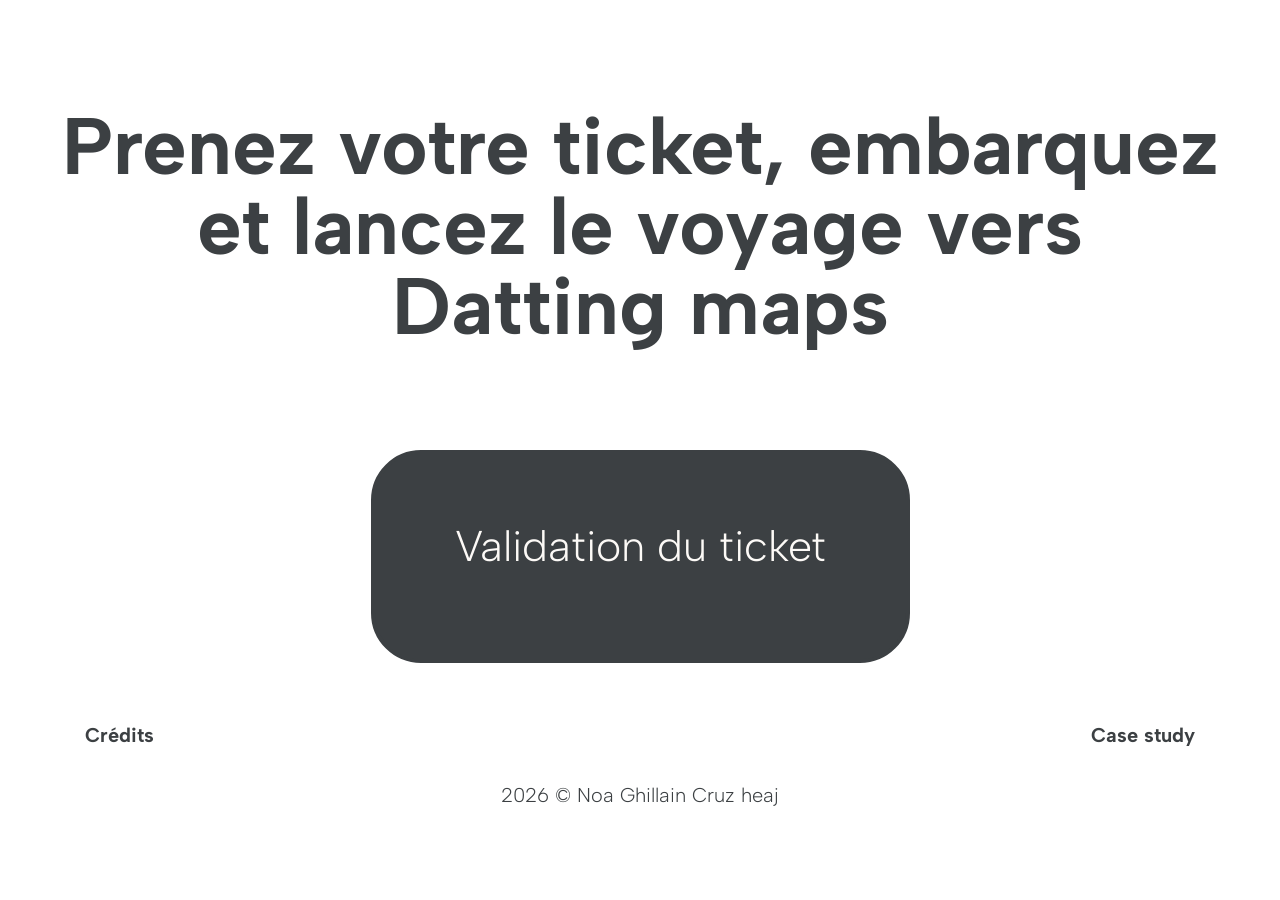
<file: index.html>
<!DOCTYPE html>
<html lang="fr">
<head>
    <meta charset="UTF-8">
    <meta name="viewport" content="width=device-width, initial-scale=1.0">
    <title>TFA-2026-HEAJ-Ghillain-Cruz-Noa</title>

    <link rel="stylesheet" href="assets/style.css">
    <script src="assets/app.js" defer></script>
    <link rel="preconnect" href="https://fonts.googleapis.com">
    <link rel="preconnect" href="https://fonts.gstatic.com" crossorigin>
    <link href="https://fonts.googleapis.com/css2?family=Albert+Sans:ital,wght@0,100..900;1,100..900&display=swap" rel="stylesheet">


    <!-- Open Graph data -->
    <meta property="og:site_name" content="Datting Maps">
    <meta property="og:title" content="Noa-ghillain-cruz - Datting Maps - haute école Albert Jaquard">
    <meta property="og:description" content="Ce projet constitue mon TFA 2026 sous le theme du design fiction expliquant dans un futur proche, si une certaine extension de google Maps nommé Datting Maps est une bonne idée ou non d'avoir été crée.">
    <meta property="og:type" content="website">
    <meta property="og:url" content="http://www.noaghi.be/projets/TFA_26/tfa/">
    <meta property="og:image" content="http://www.noaghi.be/projets/TFA_26/tfa/assets/images/header_case_study.jpg">
    <meta property="og:image:width" content="1800">
    <meta property="og:image:height" content="945">  
   
    <!-- utilisation de l'ia pour javascript et pour logo ( + de détails en page crédits. ) -->
</head>
<body>
    <header>
        <nav class="header__link">
            <ul>
                <li><a class="header__linkContact"
                    href="mailto:noaghillain8@gmail.com?subject=Demande%20de%20renseignement&body=Bonjour%2C%0A%0AJe%20souhaite%20obtenir%20plus%20d%27informations.%0A%0ACordialement">
                    Contact
                 </a></li>
            </ul>
        </nav>
    </header>
    <main>
        <div class="transition">
            <p class="transition__message">
                Ticket validé!
            </p>
        </div>
        <h1 class="indexTitle">Prenez votre ticket, embarquez et lancez le voyage vers Datting maps</h1>
        <div class="display__button">
            <a href="accueil.html" class="button">Validation du ticket</a>
        </div>
        
    </main>
    <footer>
        <ul class="footer footerindex">
            <li><a href="credit.html" class="footer__link credits">Crédits</a></li>
            <li><a href="case.html" class="footer__link2">Case study</a></li>
        </ul>
        <p class="copyright">2026 © Noa Ghillain Cruz heaj</p>
    </footer>
</body>
</file>
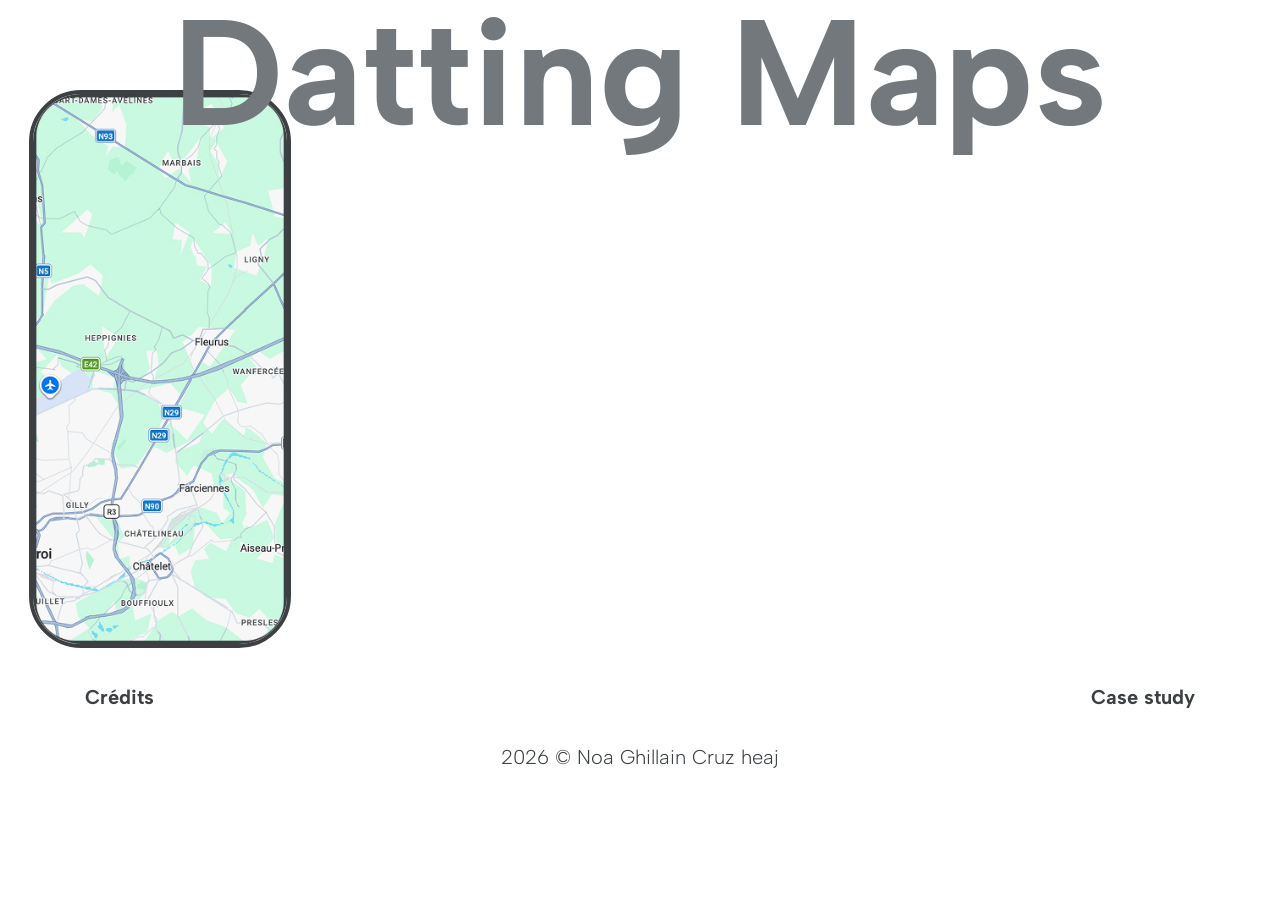
<file: accueil.html>
<!DOCTYPE html>
<html lang="fr">
<head>
    <meta charset="UTF-8">
    <meta name="viewport" content="width=device-width, initial-scale=1.0">
    <title>TFA-2026-HEAJ-Ghillain-Cruz-Noa</title>

    <link rel="stylesheet" href="assets/style.css">
    <script src="assets/app.js" defer></script>
    <link rel="preconnect" href="https://fonts.googleapis.com">
    <link rel="preconnect" href="https://fonts.gstatic.com" crossorigin>
    <link href="https://fonts.googleapis.com/css2?family=Albert+Sans:ital,wght@0,100..900;1,100..900&display=swap" rel="stylesheet">


    <!-- Open Graph data -->
    <meta property="og:site_name" content="Datting Maps">
    <meta property="og:title" content="Noa-ghillain-cruz - Datting Maps - haute école Albert Jaquard">
    <meta property="og:description" content="Ce projet constitue mon TFA 2026 sous le theme du design fiction expliquant dans un futur proche, si une certaine extension de google Maps nommé Datting Maps est une bonne idée ou non d'avoir été crée.">
    <meta property="og:type" content="website">
    <meta property="og:url" content="http://www.noaghi.be/projets/TFA_26/tfa/">
    <meta property="og:image" content="http://www.noaghi.be/projets/TFA_26/tfa/assets/images/header_case_study.jpg">
    <meta property="og:image:width" content="1800">
    <meta property="og:image:height" content="945">  
   
    <!-- utilisation de l'ia pour javascript et pour logo ( + de détails en page crédits. ) -->
</head>
<body class="home">
    <header>
        
    </header>
    <main>
        <div class="transition">
            <p class="transition__message">
                En route vers l'étape 1
            </p>
        </div>

        <div class="transition transition2">
            <p class="transition__message">
                En route vers l'étape 2
            </p>
        </div>

        <div class="transition transition3">
            <p class="transition__message">
                En route vers l'étape 3
            </p>
        </div>

        <div class="transition transition4">
            <p class="transition__message">
                En route vers l'étape 4
            </p>
        </div>
        <h1 class="accueilTitle">Datting Maps</h1>

        <div class="grand__display">
            <div class="visuel v1">
                <a class="visuel__link" href="concept.html">

                    <img class="visuel__img" src="assets/images/image_concept_accueil.jpg" alt="image d'introdution de la page sur l'ecran d'accueil">

                    <div class="visuel__contenu">
                        <h2 class="visuel__title">Concept</h2>
                        <p class="visuel__txt">L'explication des bases de l'extension avec fonctionalitée illustré.</p>
                    </div> 
                </a> 
            </div>
        

            <div class="visuel v2">
                <a class="visuel__link visu2" href="utilisation.html">

                    <img class="visuel__img" src="assets/images/image_utilisation_accueil.jpg" alt="image d'introdution de la page sur l'ecran d'accueil">

                    <div class="visuel__contenu">
                        <h2 class="visuel__title">L'utilisation</h2>
                        <p class="visuel__txt">Utilisation type de l’extension par un individu lors dans son quotidien</p>
                    </div> 

                </a> 
            </div>

            <div class="visuel v3">
                <a class="visuel__link visu3" href="problème.html">

                    <img class="visuel__img" src="assets/images/image_probleme_accueille.jpg" alt="image d'introdution de la page sur l'ecran d'accueil">

                    <div class="visuel__contenu">
                        <h2 class="visuel__title">Problèmes</h2>
                        <p class="visuel__txt">Les problèmes que peux engendré l'utilisation de l’extension.</p>
                    </div> 

                </a> 
            </div>

            <div class="visuel v4">
                <a class="visuel__link visu4" href="opinion.html">

                    <img class="visuel__img" src="assets/images/image_temoignage_accueil.jpg" alt="image d'introdution de la page sur l'ecran d'accueil">

                    <div class="visuel__contenu">
                        <h2 class="visuel__title">Opinions</h2>
                        <p class="visuel__txt">les avis des différents utilisateurs envers cette extension.</p>
                    </div> 

                </a> 
            </div>
        </div>
       
    </main>
    <footer>
        <ul class="footer footerfix">
            <li><a href="credit.html" class="footer__link credits">Crédits</a></li>
            <li><a href="case.html" class="footer__link2">Case study</a></li>
        </ul>
        <p class="copyright">2026 © Noa Ghillain Cruz heaj</p>
    </footer>
</body>
</html>
</file>
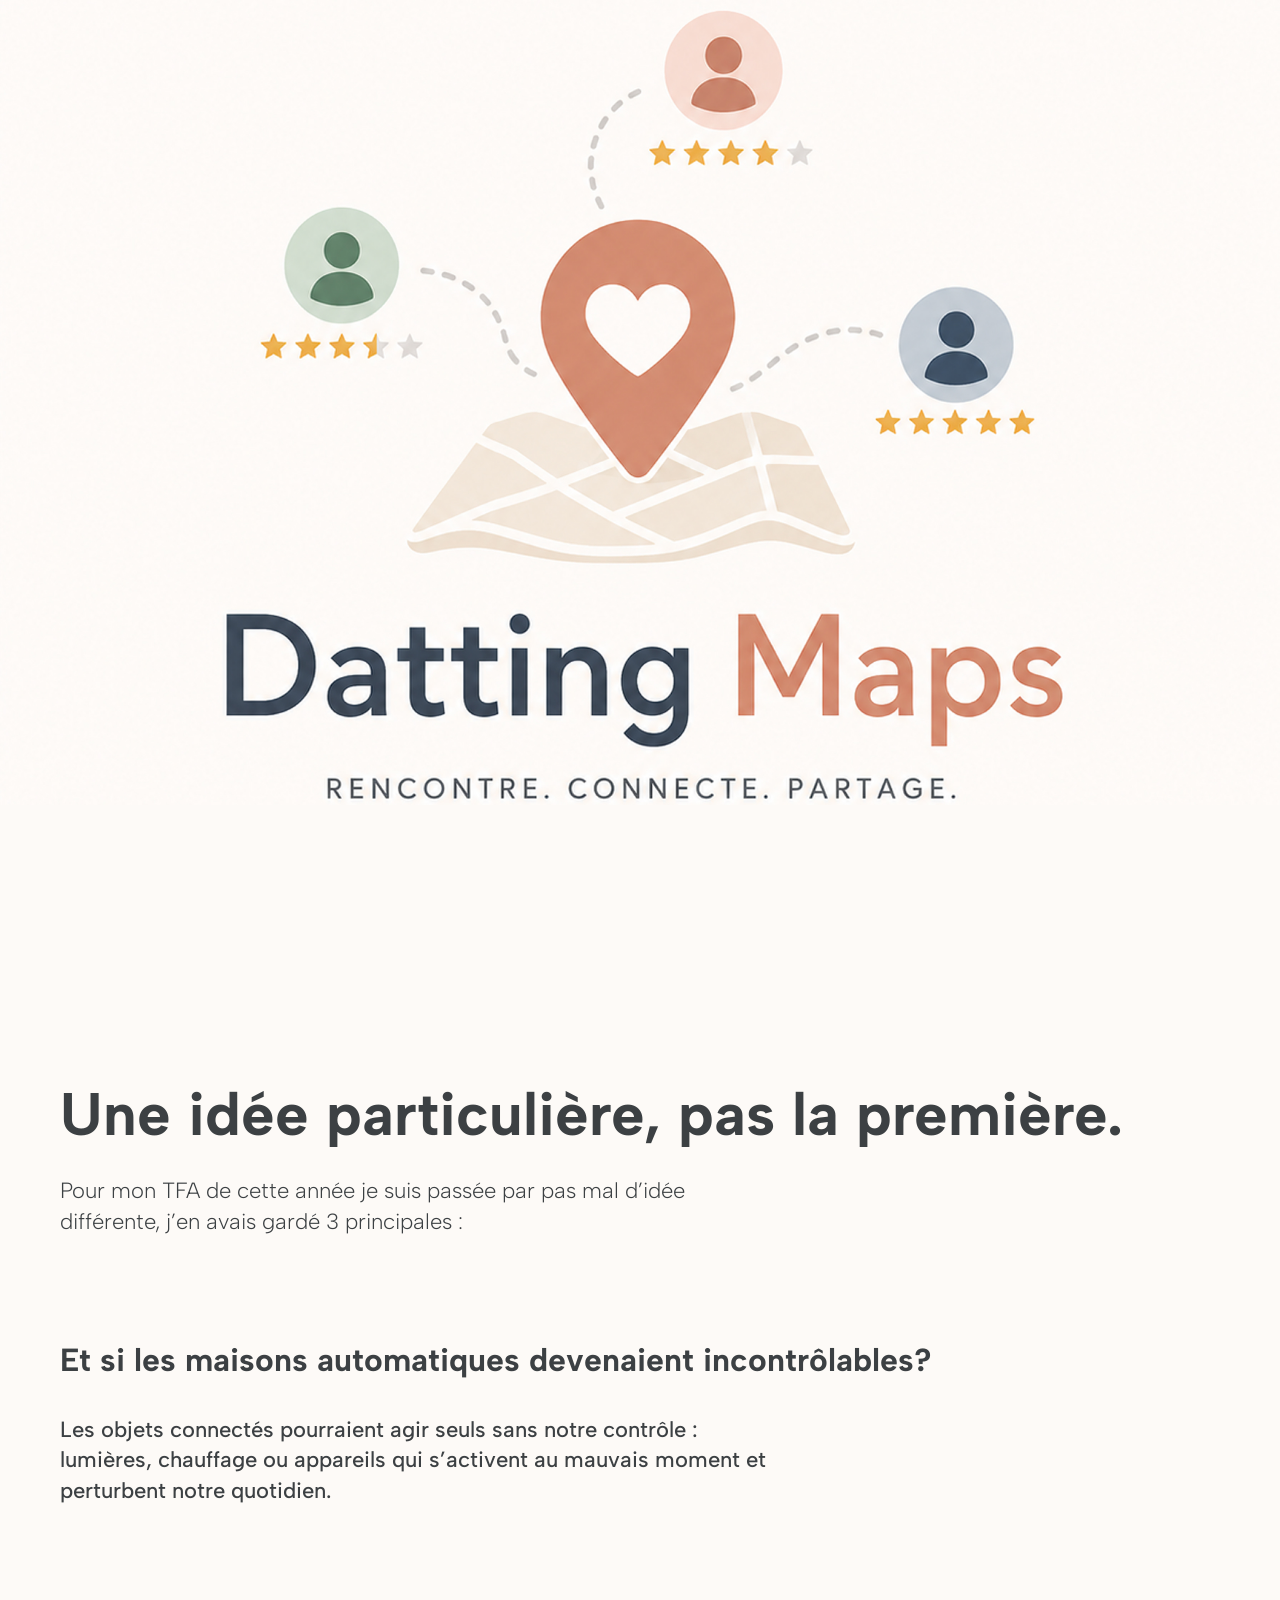
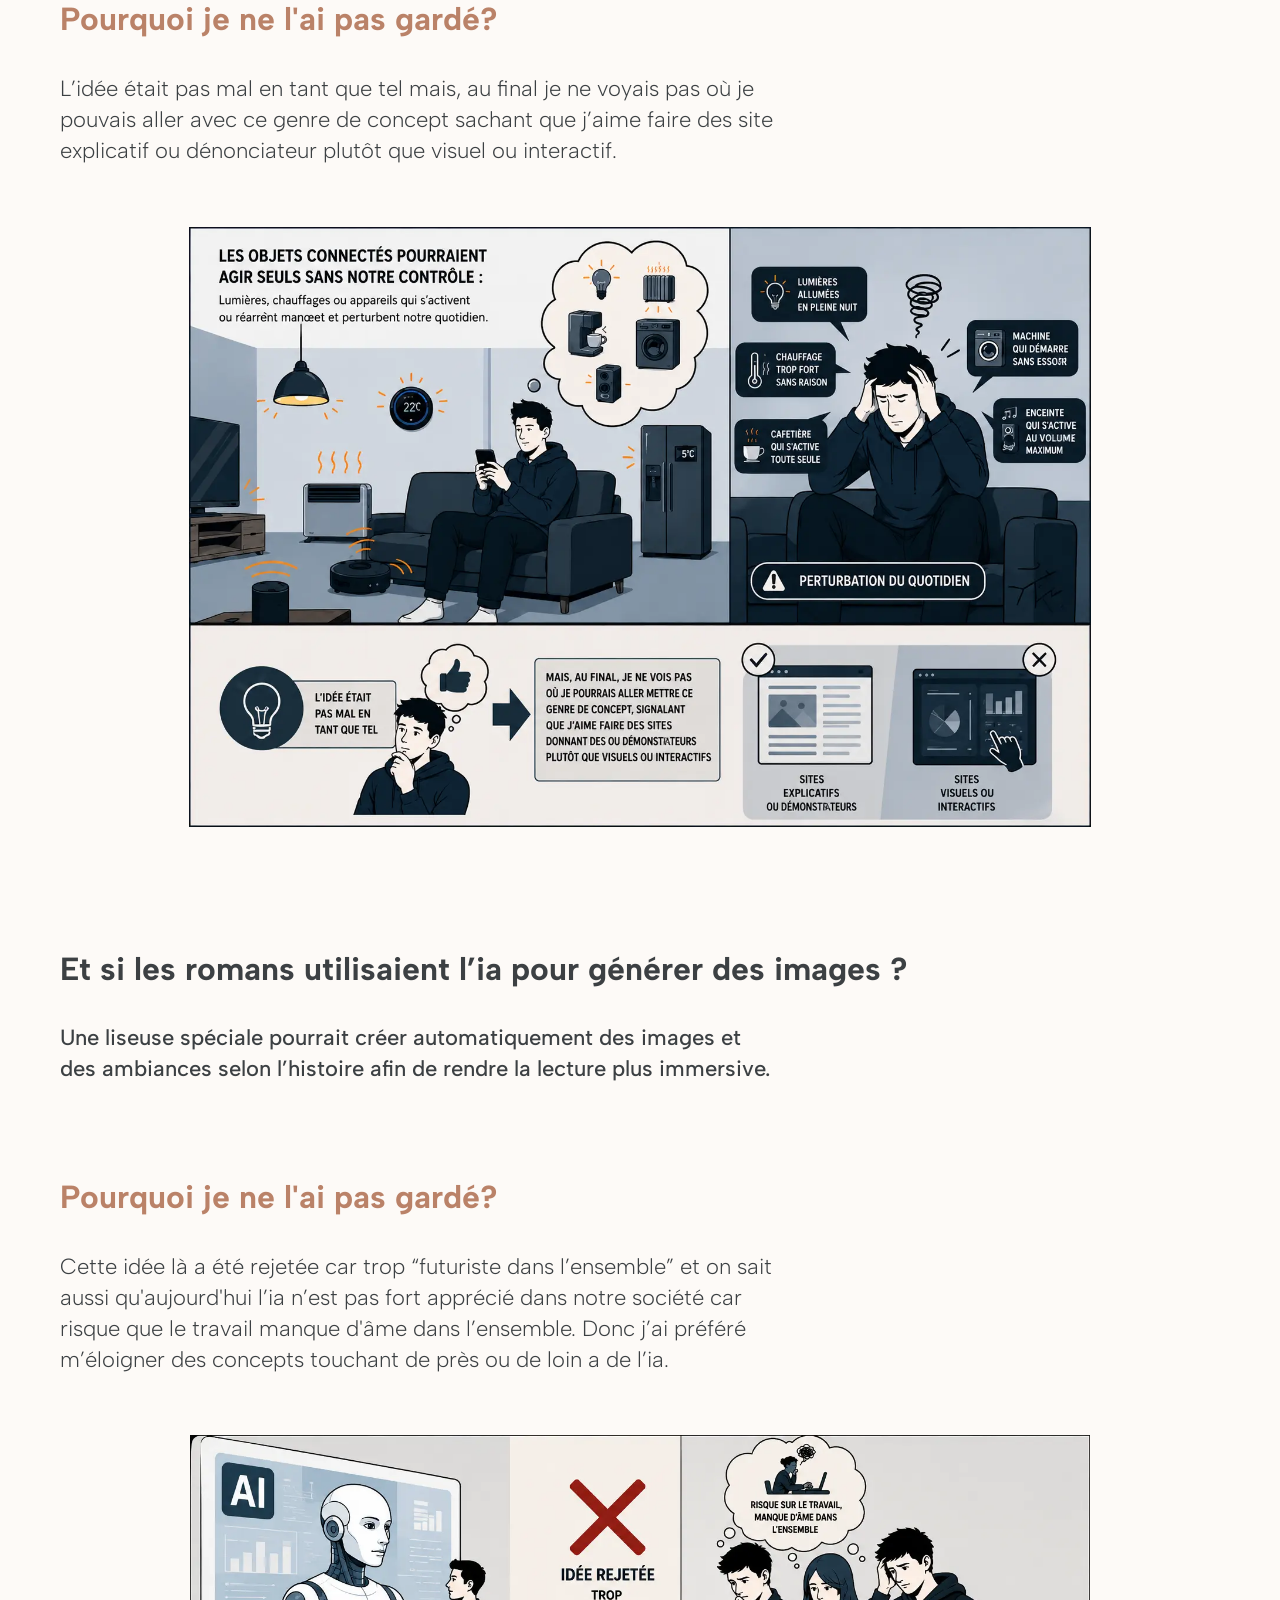
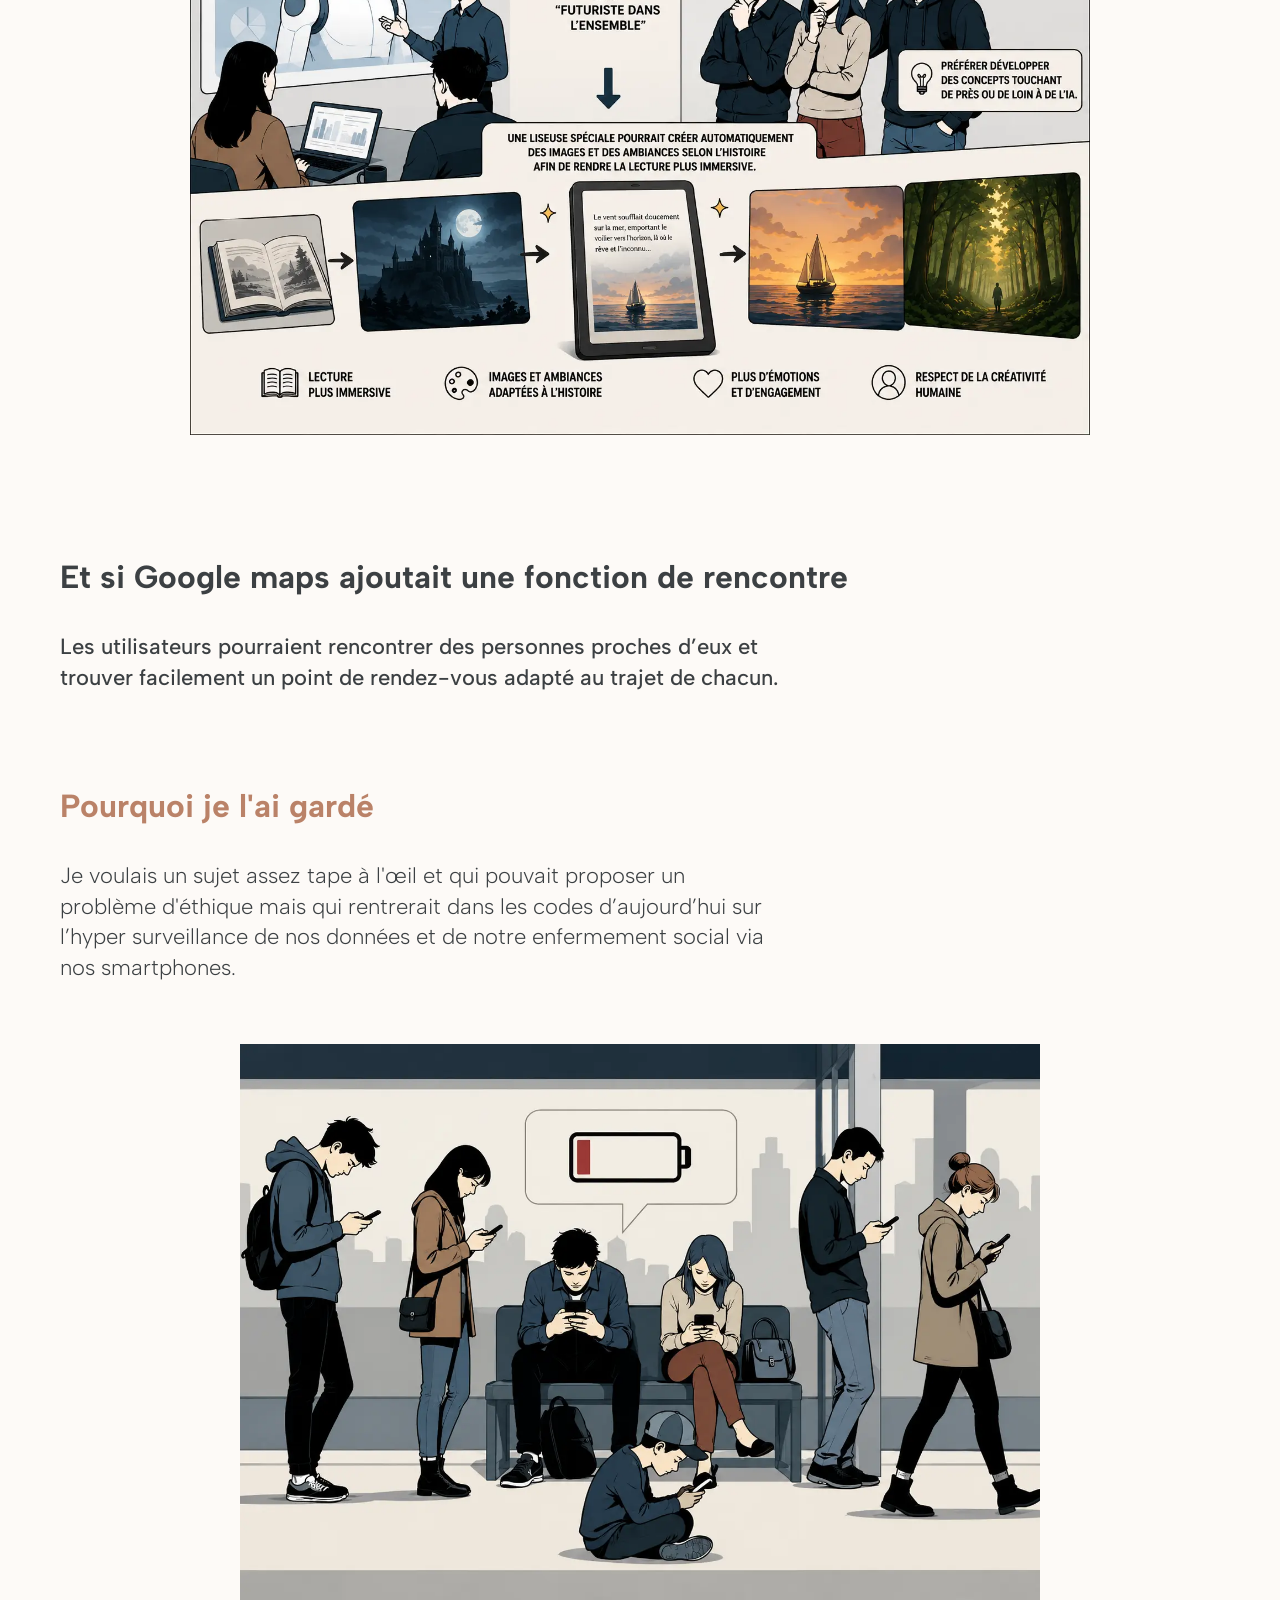
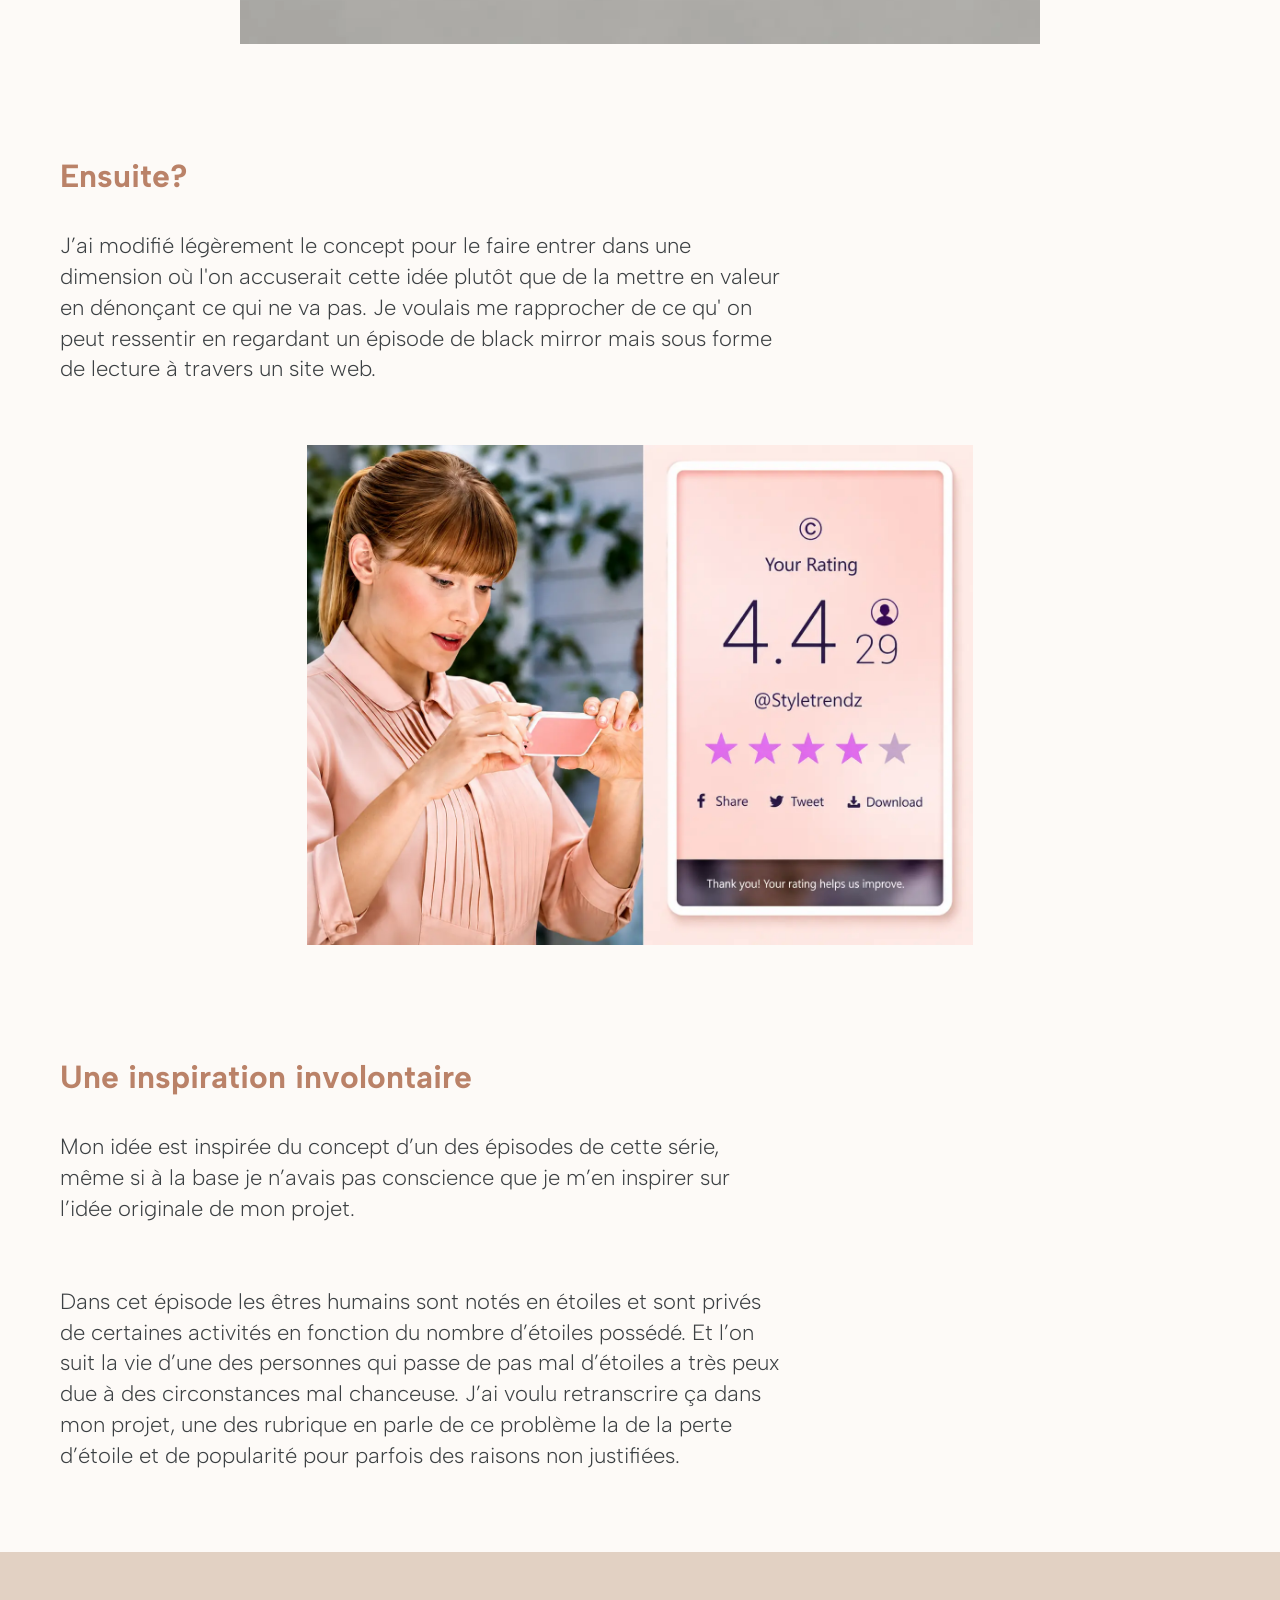
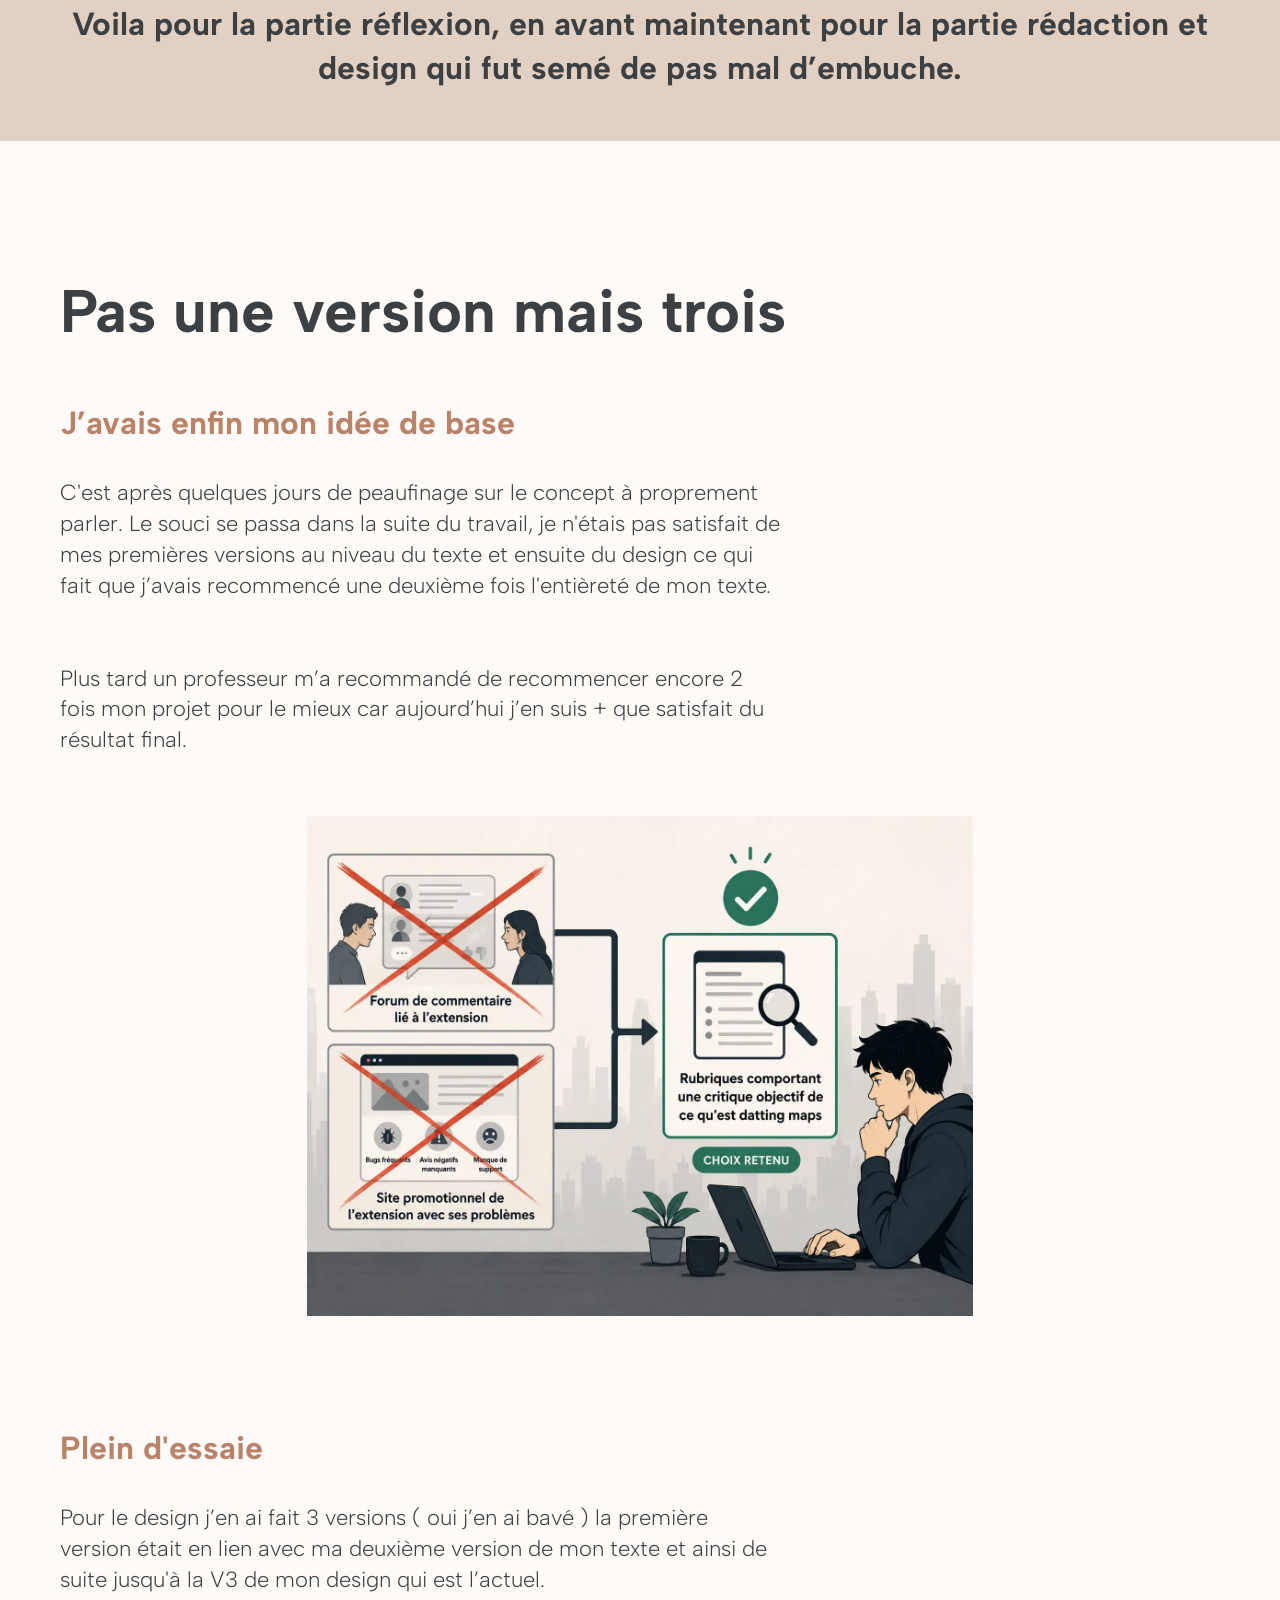
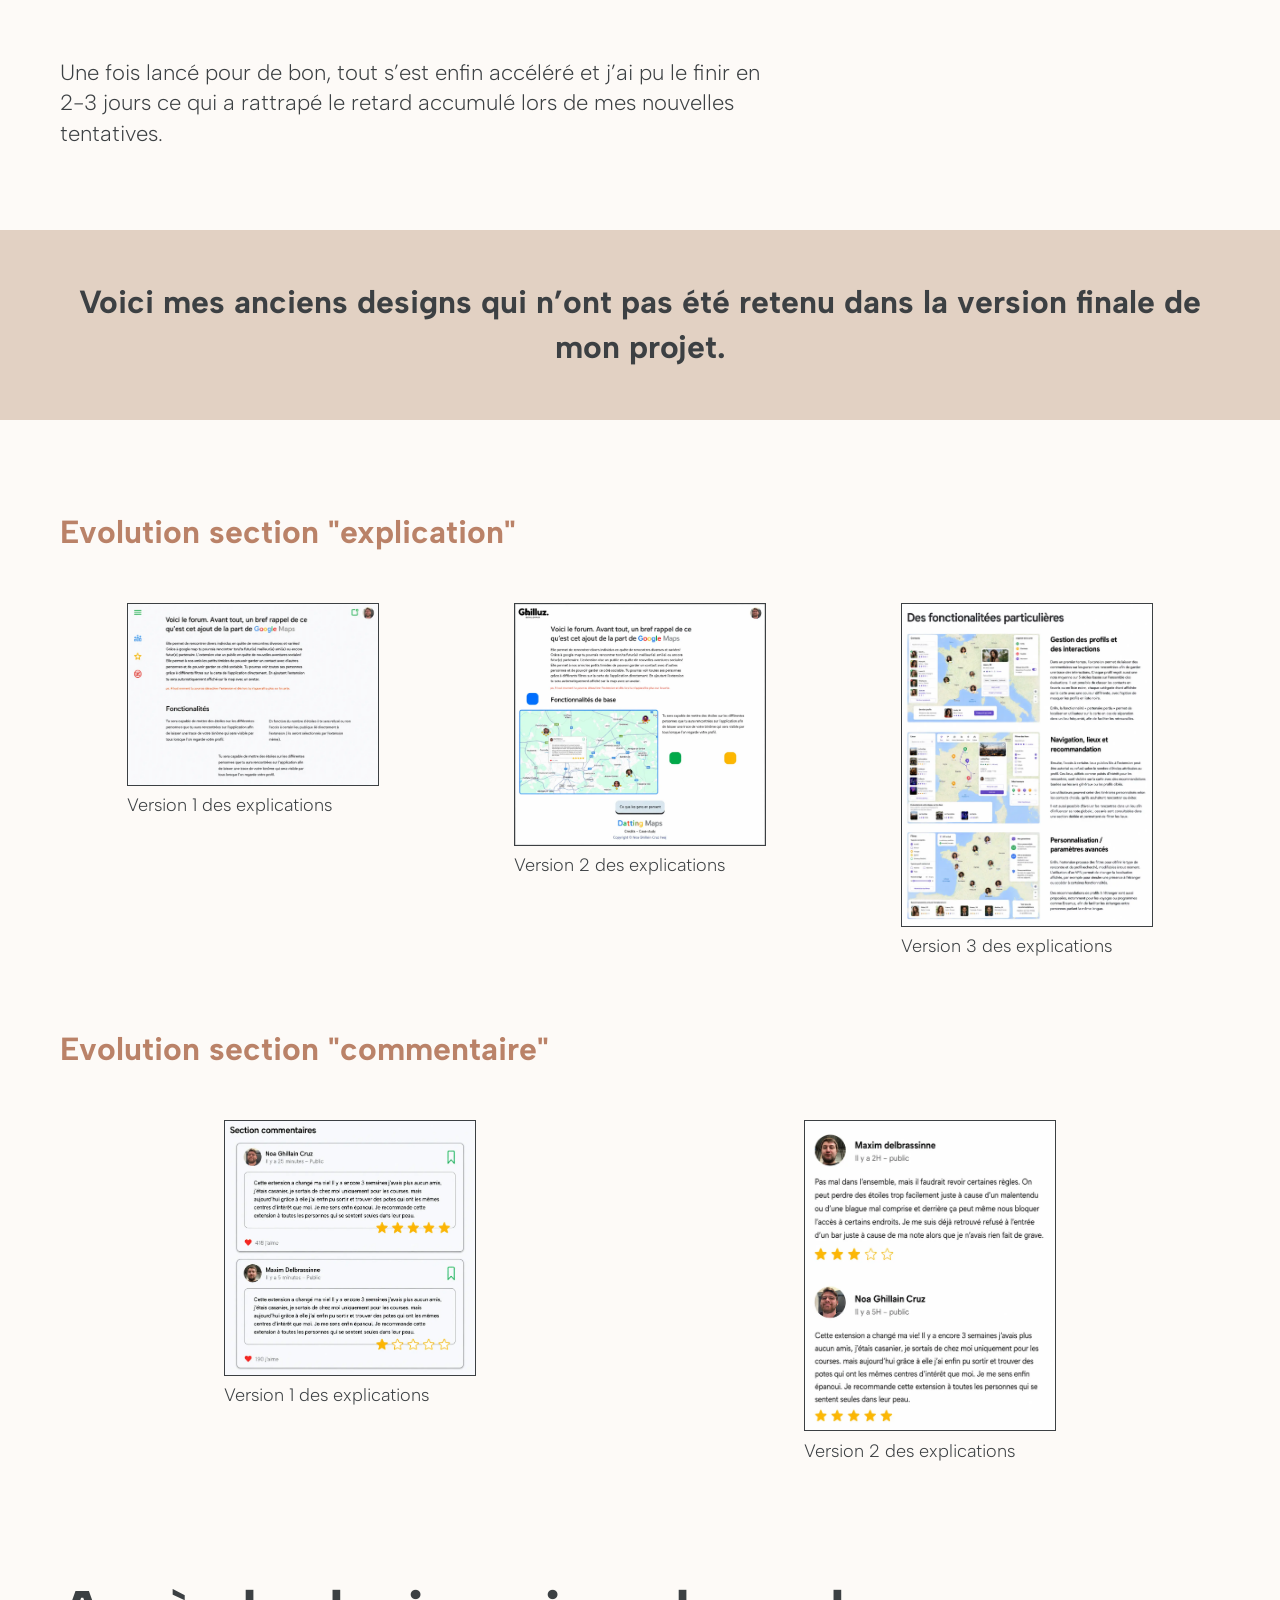
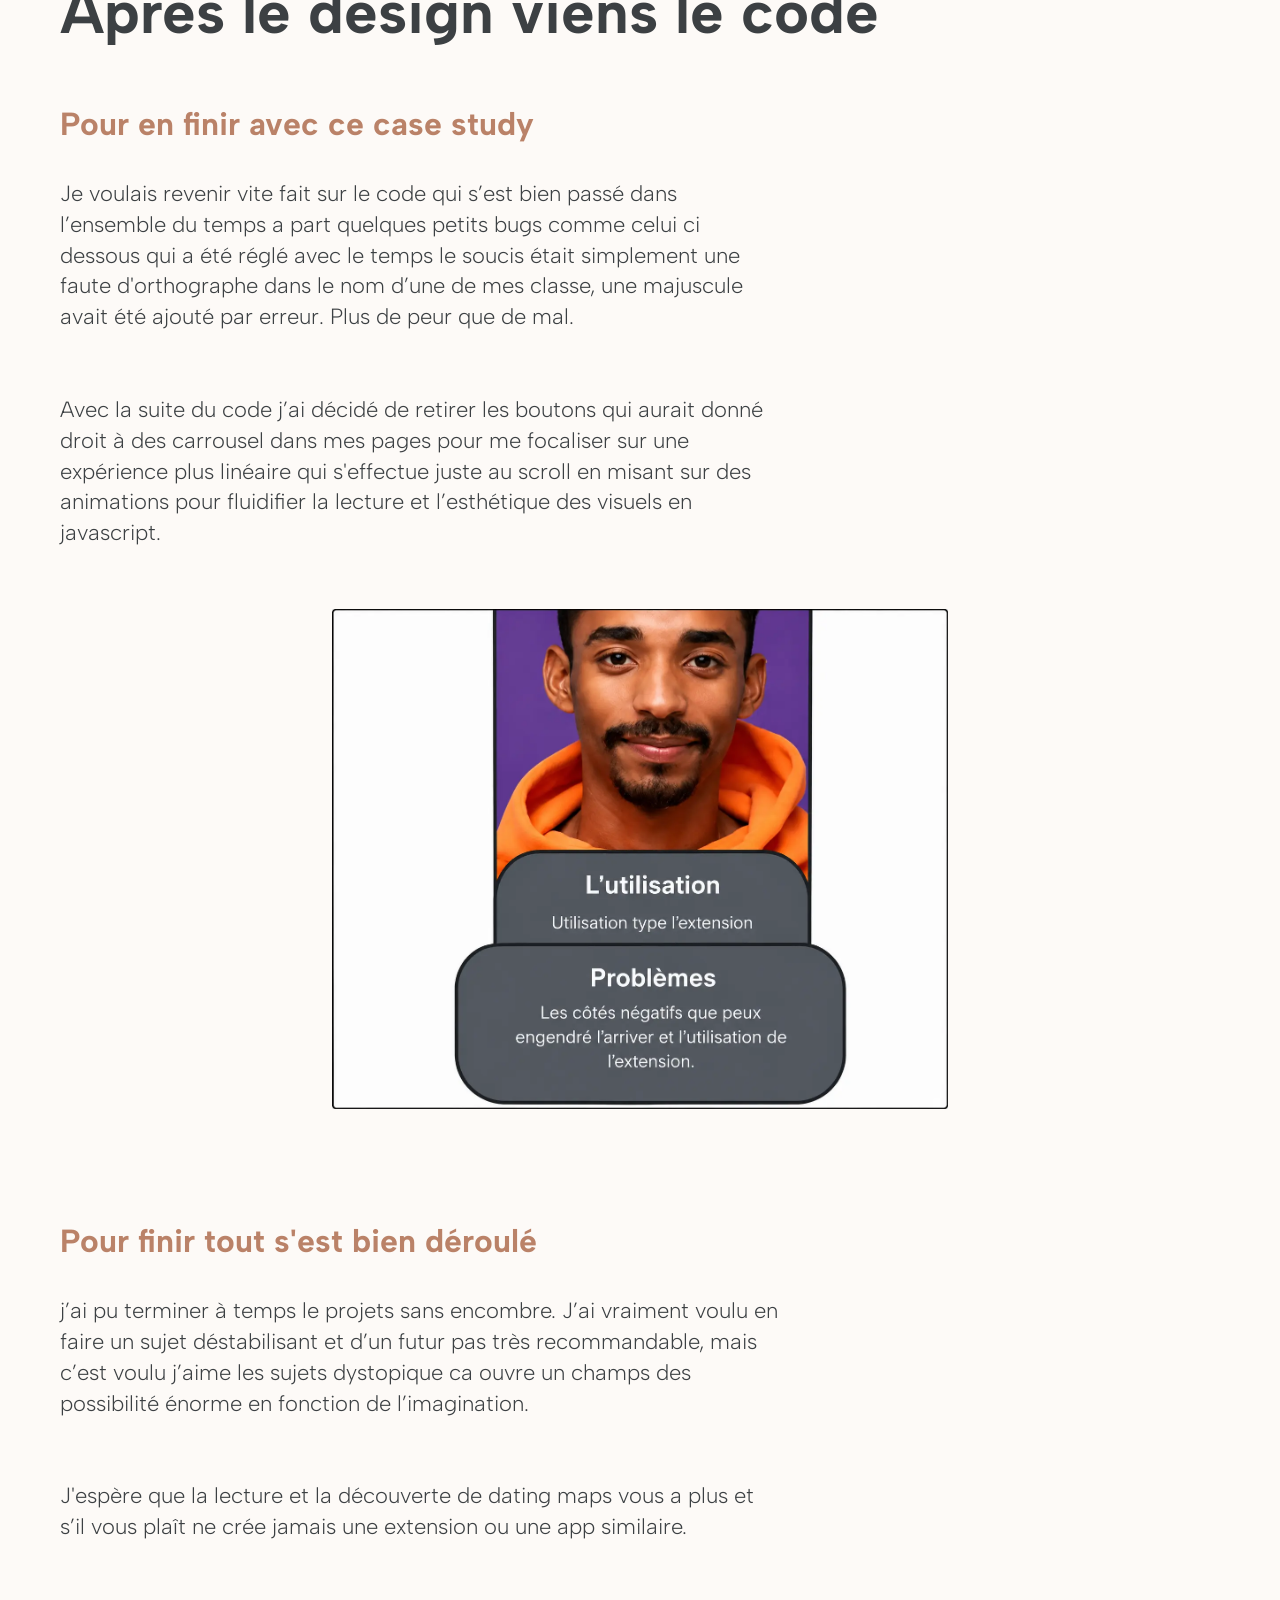
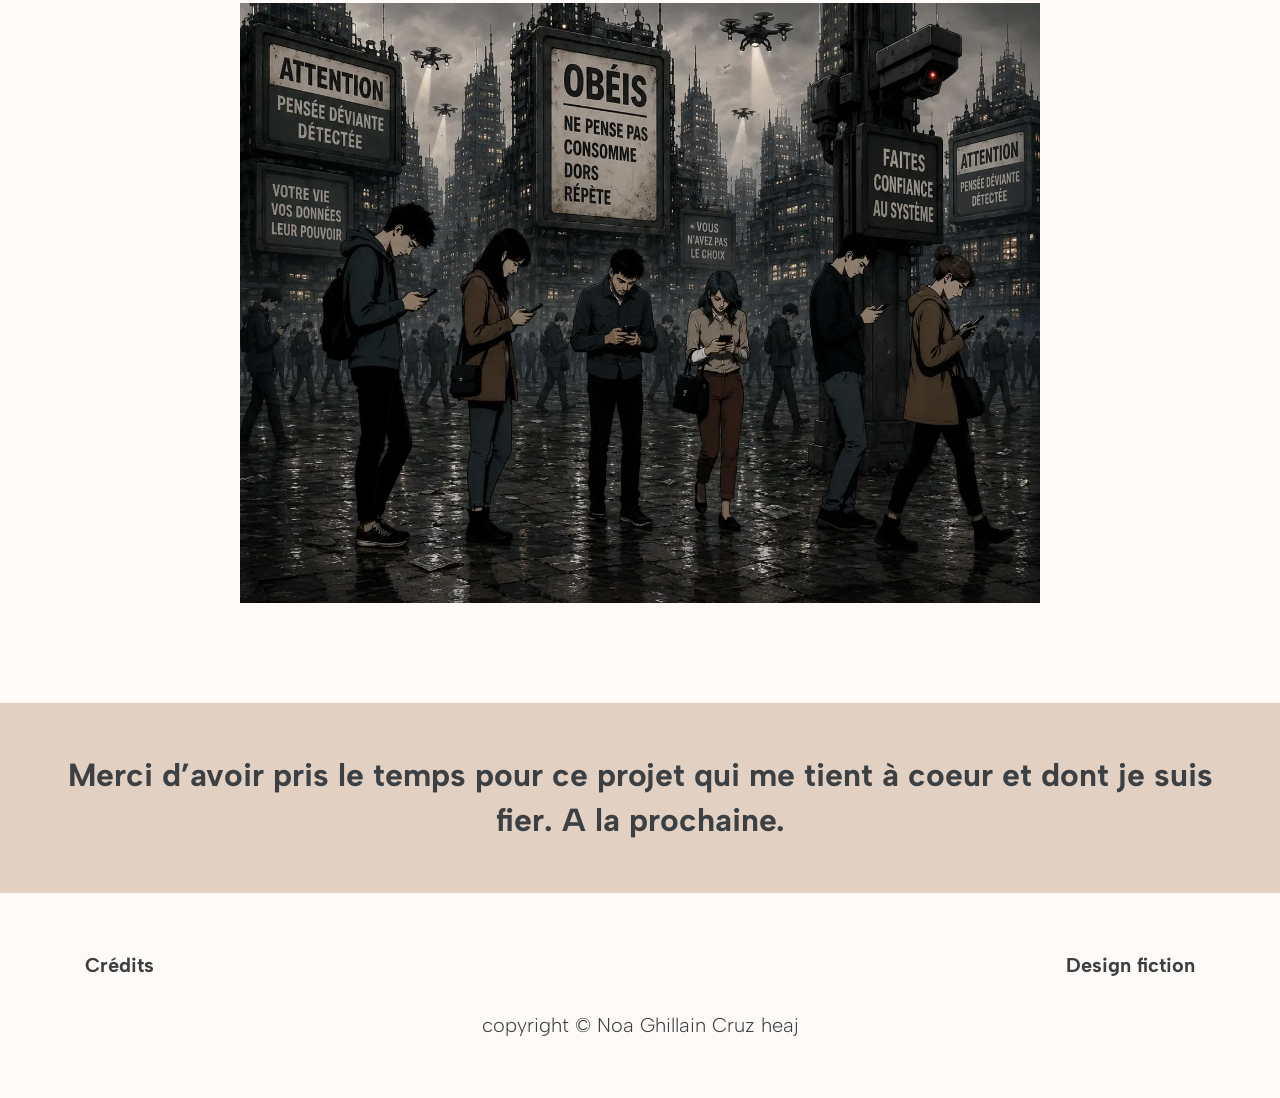
<file: case.html>
<!DOCTYPE html>
<html lang="fr">
<head>
    <meta charset="UTF-8">
    <meta name="viewport" content="width=device-width, initial-scale=1.0">
    <title>Document</title>

    <link rel="stylesheet" href="assets/style.css">
    <script src="assets/app.js" defer></script>
    <link rel="preconnect" href="https://fonts.googleapis.com">
    <link rel="preconnect" href="https://fonts.gstatic.com" crossorigin>
    <link href="https://fonts.googleapis.com/css2?family=Albert+Sans:ital,wght@0,100..900;1,100..900&display=swap" rel="stylesheet">

    <!-- Open Graph data -->
    <meta property="og:site_name" content="Datting Maps">
    <meta property="og:title" content="Noa-ghillain-cruz - Datting Maps - haute école Albert Jaquard">
    <meta property="og:description" content="Ce projet constitue mon TFA 2026 sous le theme du design fiction expliquant dans un futur proche, si une certaine extension de google Maps nommé Datting Maps est une bonne idée ou non d'avoir été crée.">
    <meta property="og:type" content="website">
    <meta property="og:url" content="http://www.noaghi.be/projets/TFA_26/tfa/">
    <meta property="og:image" content="http://www.noaghi.be/projets/TFA_26/tfa/assets/images/header_case_study.jpg">
    <meta property="og:image:width" content="1800">
    <meta property="og:image:height" content="945"> 
   
    <!-- utilisation de l'ia pour javascript et pour logo ( + de détails en page crédits. ) -->
</head>
<body class="bodycase">
    <header>
        <nav class="header__link">
            <ul>
                <li><a href="accueil.html" class="header__linkMenuc">Datting Maps</a></li>
                <li><a class="header__linkContact"
                    href="mailto:noaghillain8@gmail.com?subject=Demande%20de%20renseignement&body=Bonjour%2C%0A%0AJe%20souhaite%20obtenir%20plus%20d%27informations.%0A%0ACordialement">
                    Contact
                 </a></li>
            </ul>
        </nav>

        <img class="fullscreen" src="assets/images/header_case_study.jpg" alt="l'image du header du case study pour introduire le nom du projet">
    </header>

    <main>
        <section>
            <h1 class="sousTitle titlecase">Une idée particulière, pas la première.</h1>
            
            <p class="txt">Pour mon TFA de cette année je suis passée par pas mal d’idée différente, j’en avais gardé 3 principales :</p>

            <h2 class="sousSousTitle sousSousTitle1">Et si les maisons automatiques devenaient incontrôlables?</h2>
            <p class="txt"><b class="ttx">Les objets connectés pourraient agir seuls sans notre contrôle : lumières, chauffage ou appareils qui s’activent au mauvais moment et perturbent notre quotidien.</b></p>
            <p class="GTxt fade gtxtt">Pourquoi je ne l'ai pas gardé?</p>
            <p class="txt">L’idée était pas mal en tant que tel mais, au final je ne voyais pas où je pouvais aller avec ce genre de concept sachant que j’aime faire des site explicatif ou dénonciateur plutôt que visuel ou interactif.</p>
        </section>
            <div class="divs23">
                <img class="s23" src="assets/images/image_p1.webp" alt="image de décoration pour accompagner le texte au dessus">
            </div>
        <section>
            <h2 class="sousSousTitle sousSousTitle1">Et si les romans utilisaient l’ia pour générer des images ?</h2>
            <p class="txt"><b class="ttx">Une liseuse spéciale pourrait créer automatiquement des images et des ambiances selon l’histoire afin de rendre la lecture plus immersive.</b></p>
            <p class="GTxt fade gtxtt">Pourquoi je ne l'ai pas gardé?</p>
            <p class="txt">Cette idée là a été rejetée car trop “futuriste dans l’ensemble” et on sait aussi qu'aujourd'hui l’ia n’est pas fort apprécié dans notre société car risque que le travail manque d'âme dans l’ensemble. Donc j’ai préféré m’éloigner des concepts touchant de près ou de loin a de l’ia.</p>
        </section>
            <div class="divs23">
                <img class="s23" src="assets/images/image_p2.webp" alt="image de décoration pour accompagner le texte au dessus">
            </div>
        <section>
            <h2 class="sousSousTitle sousSousTitle1">Et si Google maps ajoutait une fonction de rencontre</h2>
            <p class="txt"><b class="ttx">Les utilisateurs pourraient rencontrer des personnes proches d’eux et trouver facilement un point de rendez-vous adapté au trajet de chacun.</b></p>
            <p class="GTxt fade gtxtt">Pourquoi je l'ai gardé</p>
            <p class="txt">Je voulais un sujet assez tape à l'œil et qui pouvait proposer un problème d'éthique mais qui rentrerait dans les codes d’aujourd’hui sur l’hyper surveillance de nos données et de notre enfermement social via nos smartphones.</p>
        </section>
            <div class="divs23">
                <img class="s23" src="assets/images/image_par3.webp" alt="image de décoration pour accompagner le texte au dessus">
            </div>
        <section>
            <h2 class="GTxt fade gtxtt">Ensuite?</h2>

            <p class="txt">J’ai modifié légèrement le concept pour le faire entrer dans une dimension où l'on accuserait cette idée plutôt que de la mettre en valeur en dénonçant ce qui ne va pas. Je voulais me rapprocher de ce qu' on peut ressentir en regardant un épisode de black mirror mais sous forme de lecture à travers un site web.</p>
        </section>
            <div class="divs23">
                <img class="s23 balckmirror" src="assets/images/image_par4.webp" alt="image de décoration pour accompagner le texte au dessus">
            </div>
        <section>
            <h2 class="GTxt fade gtxtt">Une inspiration involontaire</h2>

            <p class="txt">Mon idée est inspirée du concept d’un des épisodes de cette série, même si à la base je n’avais pas conscience que je m’en inspirer sur l’idée originale de mon projet.</p>

            <p class="txt">Dans cet épisode les êtres humains sont notés en étoiles et sont privés de certaines activités en fonction du nombre d’étoiles possédé. Et l’on suit la vie d’une des personnes qui passe de pas mal d’étoiles a très peux due à des circonstances mal chanceuse. J’ai voulu retranscrire ça dans mon projet, une des rubrique en parle de ce problème la de la perte d’étoile et de popularité pour parfois des raisons non justifiées.</p>

            <div class="divContenu fade">
                <p class="divContenu__txt">Voila pour la partie réflexion, en avant maintenant pour la partie rédaction et design qui fut semé de pas mal d’embuche.</p>
            </div>
        </section>

        <section>
            <h2 class="sousTitle">Pas une version mais trois</h2>

            <p class="GTxt fade gtxtt">J’avais enfin mon idée de base</p>

            <p class="txt">C'est après quelques jours de peaufinage sur le concept à proprement parler. Le souci se passa dans la suite du travail, je n'étais pas satisfait de mes premières versions au niveau du texte et ensuite du design ce qui fait que j’avais recommencé une deuxième fois l'entièreté de mon texte.</p>

            <p class="txt">Plus tard un professeur m’a recommandé de recommencer encore 2 fois mon projet pour le mieux car aujourd’hui j’en suis + que satisfait du résultat final.</p>
        </section>
        <div class="divs23">
            <img class="s23 balckmirror" src="assets/images/image_par5.webp" alt="image de décoration pour accompagner le texte au dessus">
        </div>
            
        <section>
            <h2 class="GTxt fade gtxtt">Plein d'essaie</h2>

            <p class="txt">Pour le design j’en ai fait 3 versions ( oui j’en ai bavé ) la première version était en lien avec ma deuxième version de mon texte et ainsi de suite jusqu'à la V3 de mon design qui est l’actuel. </p>

            <p class="txt">Une fois lancé pour de bon, tout s’est enfin accéléré et j’ai pu le finir en 2-3 jours ce qui a rattrapé le retard accumulé lors de mes nouvelles tentatives.</p>

            <div class="divContenu fade">
                <p class="divContenu__txt">Voici mes anciens designs qui n’ont pas été retenu dans la version finale de mon projet.</p>
            </div>
        </section>

        
        <p class="GTxt fade gtxtt">Evolution section "explication"</p>

        <div class="divimgdesign">
            <figure>
                <img class="img_design" src="assets/images/image_des1.webp" alt="image de décoration pour accompagner le contexte d'evolution des designs">
                <figcaption class="legende">Version 1 des explications</figcaption>
            </figure>
    
            <figure>
                <img class="img_design" src="assets/images/image_des2.webp" alt="image de décoration pour accompagner le contexte d'evolution des designs">
                <figcaption class="legende">Version 2 des explications</figcaption>
            </figure>
    
            <figure>
                <img class="img_design" src="assets/images/image_des3.webp" alt="image de décoration pour accompagner le contexte d'evolution des designs">
                <figcaption class="legende">Version 3 des explications</figcaption>
            </figure>
        </div>
        

        <p class="GTxt fade gtxtt">Evolution section "commentaire"</p>

        <div class="divimgdesign">
            <figure>
                <img class="img_design" src="assets/images/image_com2.webp" alt="image de décoration pour accompagner le contexte d'evolution des designs">
                <figcaption class="legende">Version 1 des explications</figcaption>
            </figure>
    
            <figure>
                <img class="img_design" src="assets/images/image_com1.webp" alt="image de décoration pour accompagner le contexte d'evolution des designs">
                <figcaption class="legende">Version 2 des explications</figcaption>
            </figure>
        </div>
     

        <section>
            <h2 class="sousTitle">Après le design viens le code</h2>

            <p class="GTxt fade gtxtt">Pour en finir avec ce case study</p>

            <p class="txt">Je voulais revenir vite fait sur le code qui s’est bien passé dans l’ensemble du temps a part quelques petits bugs comme celui ci dessous qui a été réglé avec le temps le soucis était simplement une faute d'orthographe dans le nom d’une de mes classe, une majuscule avait été ajouté par erreur. Plus de peur que de mal.</p>

            <p class="txt">Avec la suite du code j’ai décidé de retirer les boutons qui aurait donné droit à des carrousel dans mes pages pour me focaliser sur une expérience plus linéaire qui s'effectue juste au scroll en misant sur des animations pour fluidifier la lecture et l’esthétique des visuels en javascript.</p>
        </section>
        <div class="divs23">
            <img class="s23 balckmirror" src="assets/images/image_par6.webp" alt="image de décoration pour accompagner le texte au dessus">
        </div>
        <section>
            <h2 class="GTxt fade">Pour finir tout s'est bien déroulé</h2>

            <p class="txt">j’ai pu terminer à temps le projets sans encombre. J’ai vraiment voulu en faire un sujet déstabilisant et d’un futur pas très recommandable, mais c’est voulu j’aime les sujets dystopique ca ouvre un champs des possibilité énorme en fonction de l’imagination.</p>

            <p class="txt">J'espère que la lecture et la découverte de dating maps vous a plus et s’il vous plaît ne crée jamais une extension ou une app similaire. </p>
        </section>
        <div class="divs23">
            <img class="s23 lastimg" src="assets/images/image_par7.webp" alt="image de décoration pour accompagner le texte au dessus">
        </div>
           
        
            <div class="divContenu fade">
                <p class="divContenu__txt">Merci d’avoir pris le temps pour ce projet qui me tient à coeur et dont je suis fier. A la prochaine.</p>
            </div>
        
    </main>

    <footer>
        <ul class="footer">
            <li><a href="credit.html" class="footer__link credits">Crédits</a></li>
            <li><a href="accueil.html" class="footer__link2">Design fiction</a></li>
        </ul>
        <p class="copyright">copyright © Noa Ghillain Cruz heaj</p>
    </footer>
</body>
</html>
</file>
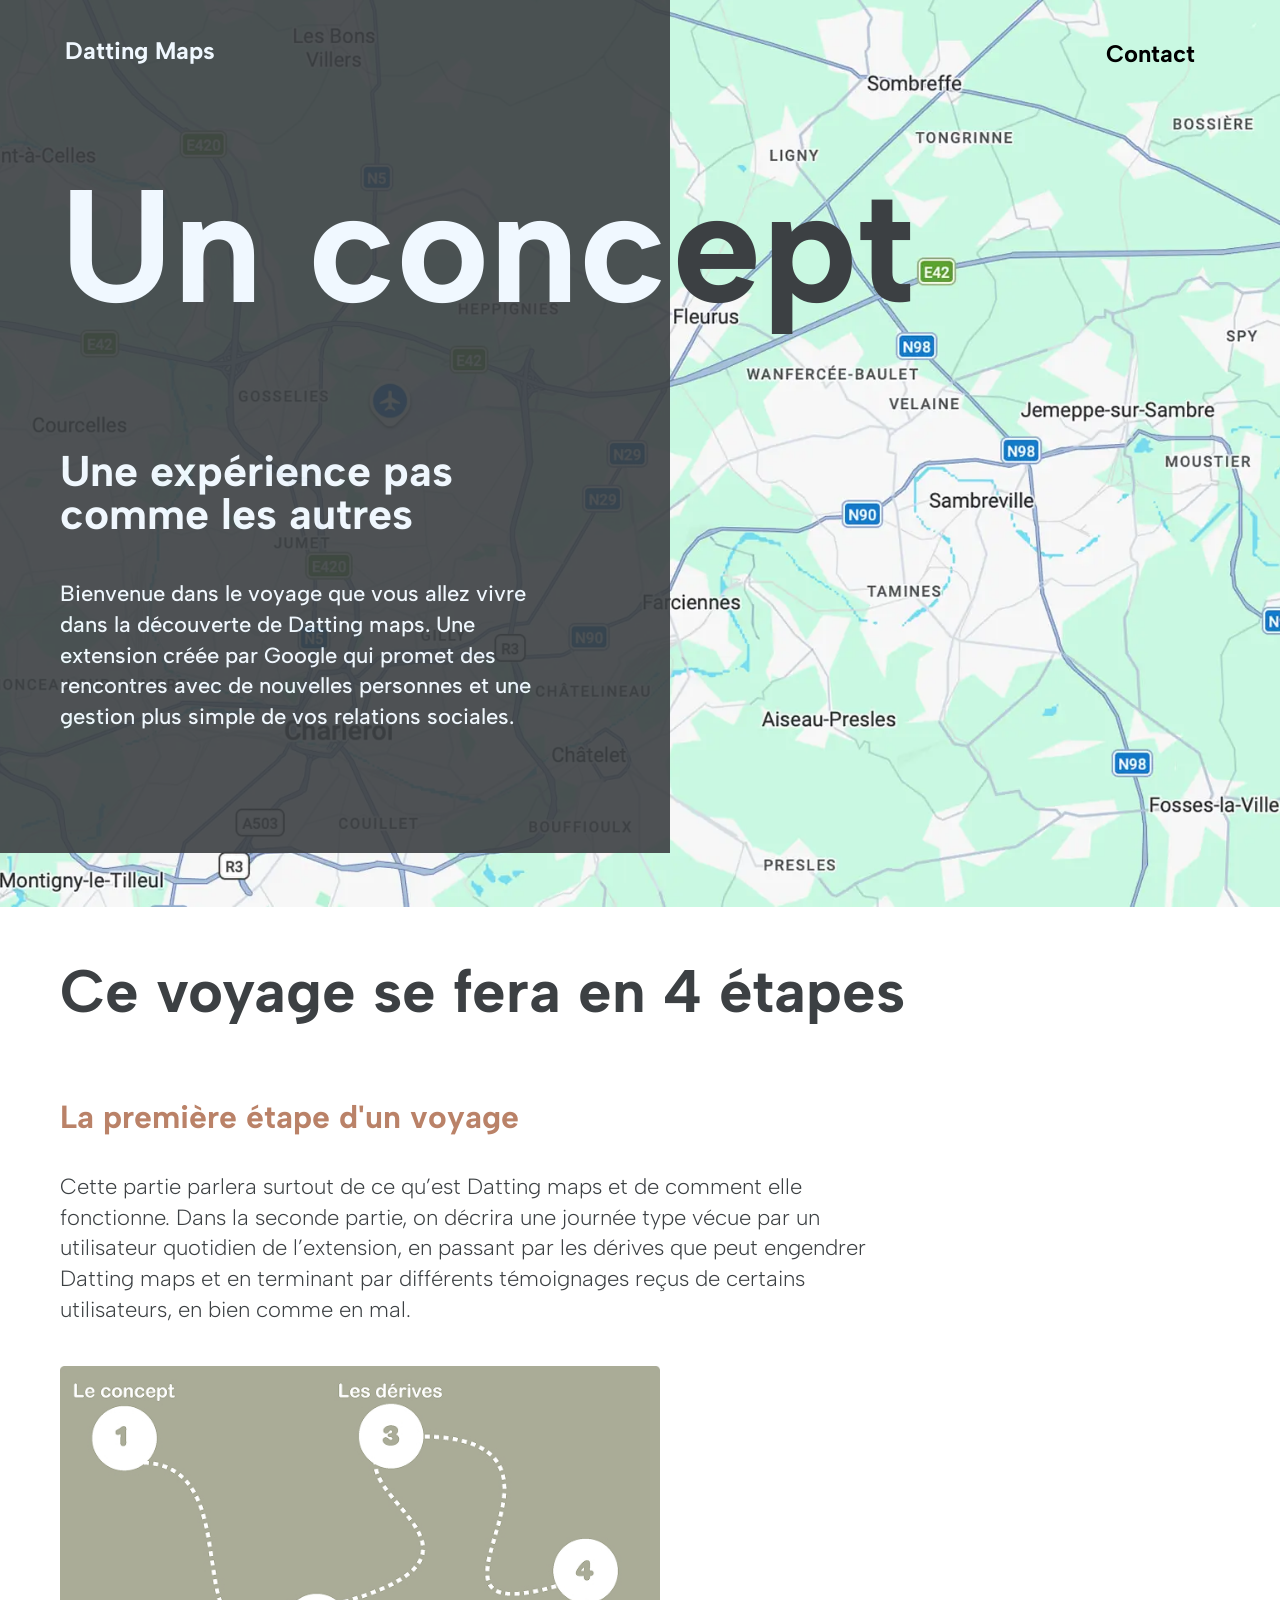
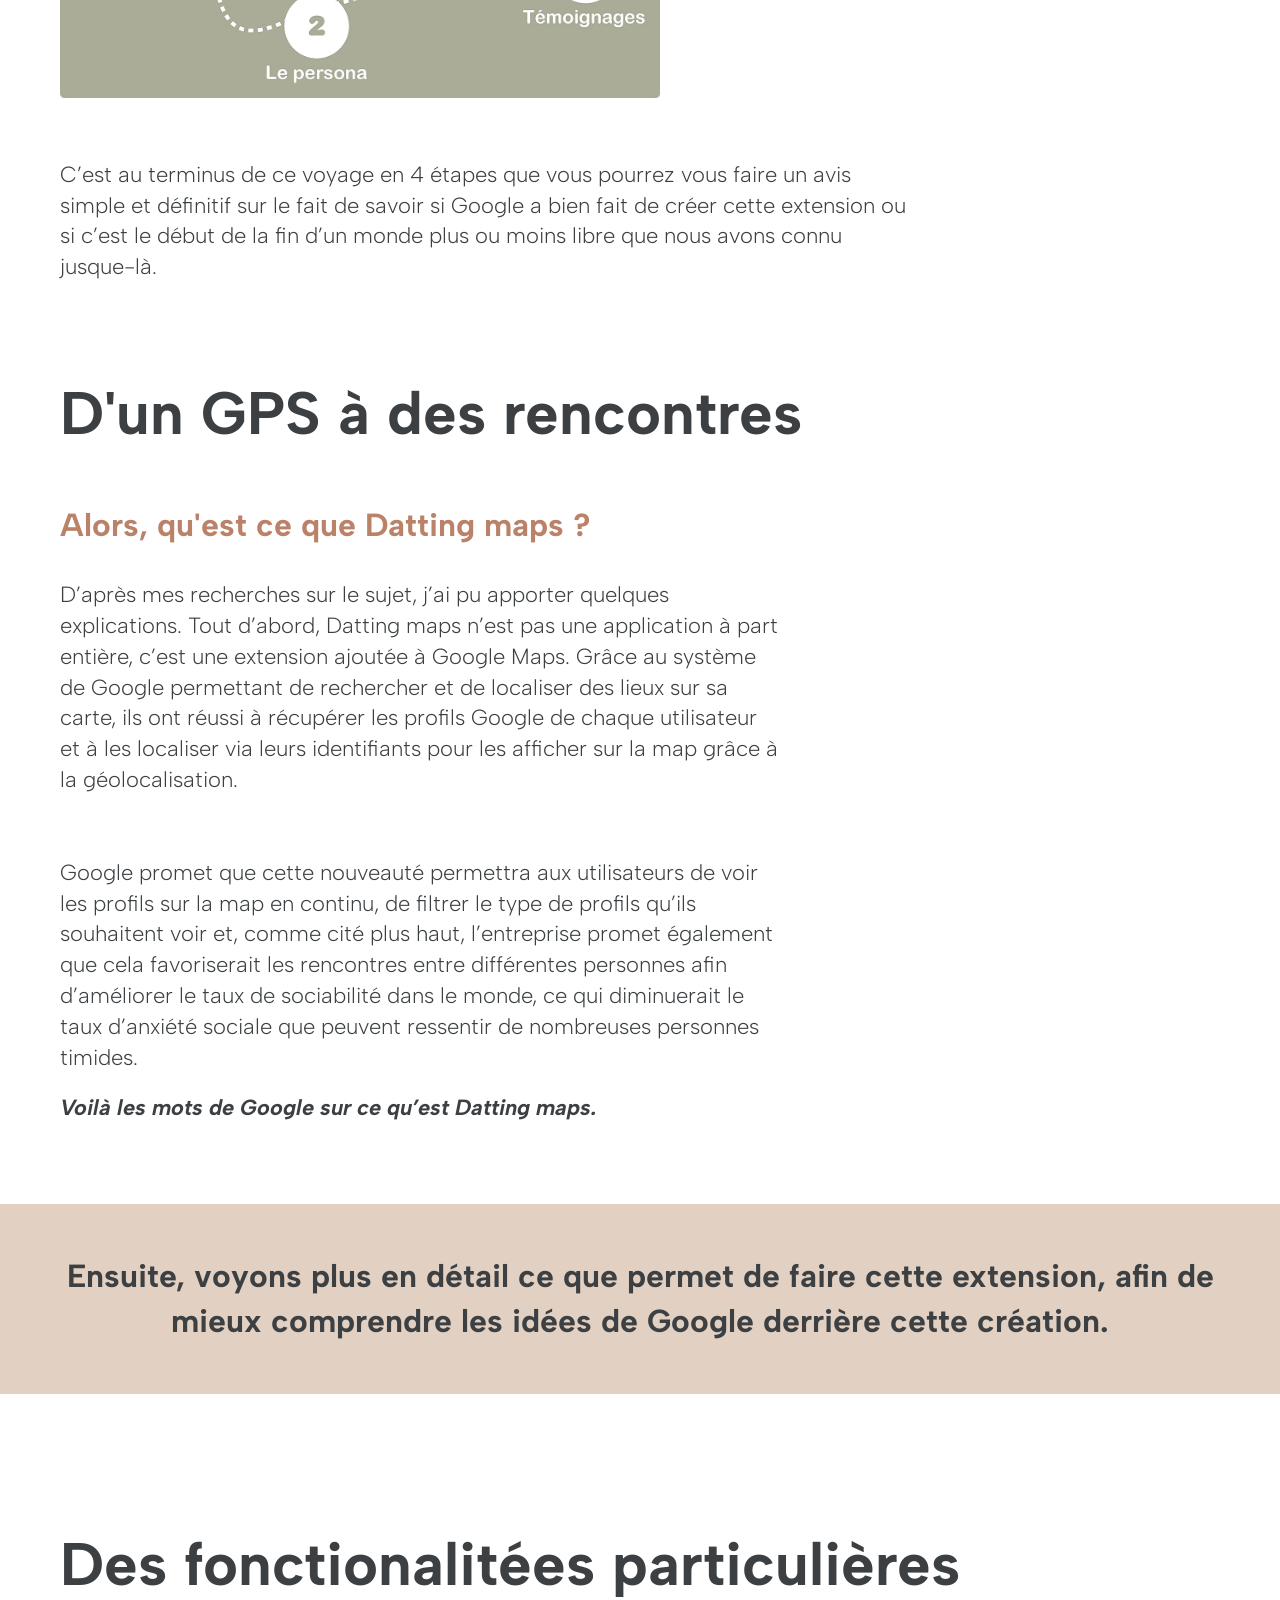
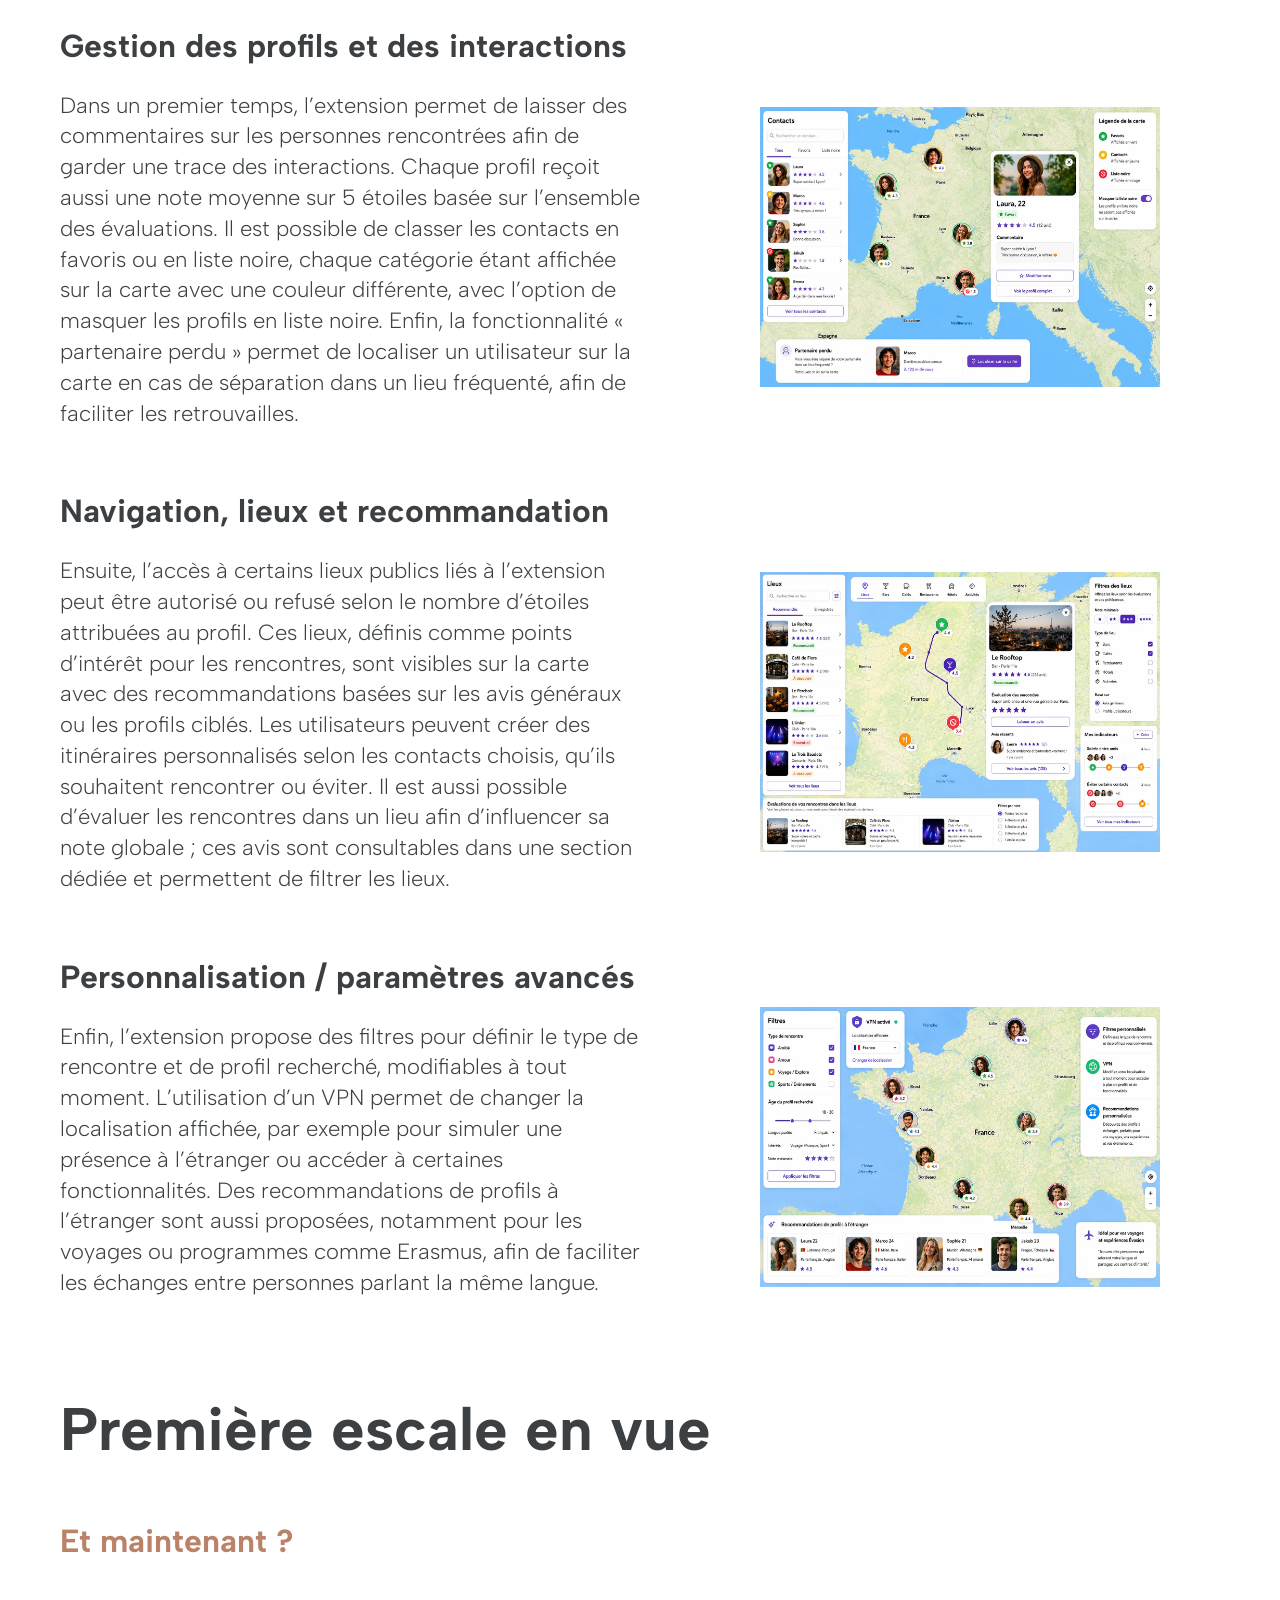
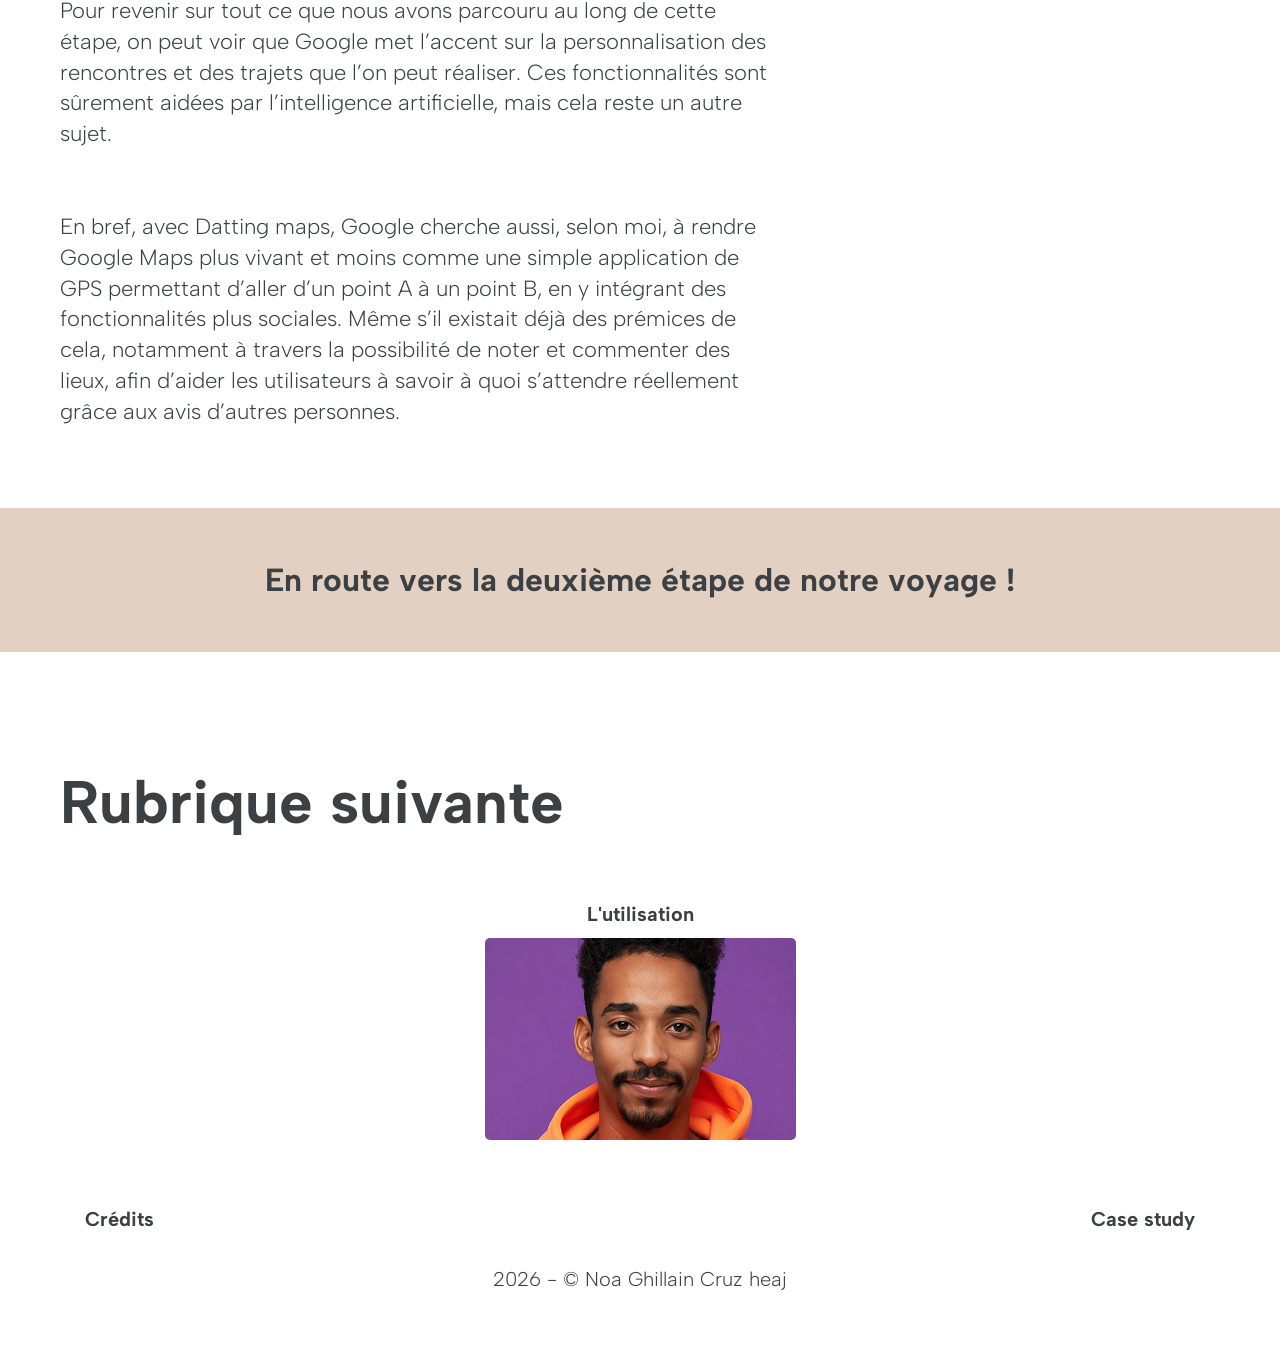
<file: concept.html>
<!DOCTYPE html>
<html lang="fr">
<head>
    <meta charset="UTF-8">
    <meta name="viewport" content="width=device-width, initial-scale=1.0">
    <title>TFA - 2026 - HEAJ - Ghillain Cruz Noa</title>

    <link rel="stylesheet" href="assets/style.css">
    <script src="assets/app.js" defer></script>
    <link rel="preconnect" href="https://fonts.googleapis.com">
    <link rel="preconnect" href="https://fonts.gstatic.com" crossorigin>
    <link href="https://fonts.googleapis.com/css2?family=Albert+Sans:ital,wght@0,100..900;1,100..900&display=swap" rel="stylesheet">

    <!-- Open Graph data -->
    <meta property="og:site_name" content="Datting Maps">
    <meta property="og:title" content="Noa-ghillain-cruz - Datting Maps - haute école Albert Jaquard">
    <meta property="og:description" content="Ce projet constitue mon TFA 2026 sous le theme du design fiction expliquant dans un futur proche, si une certaine extension de google Maps nommé Datting Maps est une bonne idée ou non d'avoir été crée.">
    <meta property="og:type" content="website">
    <meta property="og:url" content="http://www.noaghi.be/projets/TFA_26/tfa/">
    <meta property="og:image" content="http://www.noaghi.be/projets/TFA_26/tfa/assets/images/header_case_study.jpg">
    <meta property="og:image:width" content="1800">
    <meta property="og:image:height" content="945">  
   
    <!-- utilisation de l'ia pour javascript et pour logo ( + de détails en page crédits. ) -->
</head>
<body class="rubrique">

    <header>
        <div class="header">
            <nav class="header__link">
                <ul>
                    <li><a href="accueil.html" class="header__linkMenu">Datting Maps</a></li>
                    <li><a class="header__linkContact"
                        href="mailto:noaghillain8@gmail.com?subject=Demande%20de%20renseignement&body=Bonjour%2C%0A%0AJe%20souhaite%20obtenir%20plus%20d%27informations.%0A%0ACordialement">
                        Contact
                     </a></li>
                </ul>
            </nav>
            <h1 class="header__title">Un conc <span class="black">ept</span></h1>
            <div class="header__color">
                <div class="header__h2">
                    <p class="header__sousTitle">Une expérience pas comme les autres</p>
                </div>
                <p class="header__txt">Bienvenue dans le voyage que vous allez vivre dans la découverte de Datting maps. Une extension créée par Google qui promet des rencontres avec de nouvelles personnes et une gestion plus simple de vos relations sociales.</p>
            </div>
        </div>
        <img class="header__img" src="assets/images/image_concept_pc.webp" alt="l'image de l'ecran d'accueil transformer en header">
    </header>
    

    <main>
        <section>
            <h2 class="sousTitle1">Ce voyage se fera en 4 étapes</h2>

             <p class="GTxt fade">La première étape d'un voyage</p>

            <p class="txt">Cette partie parlera surtout de ce qu’est Datting maps et de comment elle fonctionne. Dans la seconde partie, on décrira une journée type vécue par un utilisateur quotidien de l’extension, en passant par les dérives que peut engendrer Datting maps et en terminant par différents témoignages reçus de certains utilisateurs, en bien comme en mal.</p>
        
            <img class="s11Img" src="assets/images/image_sectionun_concept.jpg" alt="l'image d'accompagnement du texte qui la précède">

            <p class="txt">C’est au terminus de ce voyage en 4 étapes que vous pourrez vous faire un avis simple et définitif sur le fait de savoir si Google a bien fait de créer cette extension ou si c’est le début de la fin d’un monde plus ou moins libre que nous avons connu jusque-là.</p>
        </section>
        <section>
            <h2 class="sousTitle">D'un GPS à des rencontres</h2>

            <p class="GTxt fade">Alors, qu'est ce que Datting maps ?</p>
            
            <p class="txt">D’après mes recherches sur le sujet, j’ai pu apporter quelques explications. Tout d’abord, Datting maps n’est pas une application à part entière, c’est une extension ajoutée à Google Maps. Grâce au système de Google permettant de rechercher et de localiser des lieux sur sa carte, ils ont réussi à récupérer les profils Google de chaque utilisateur et à les localiser via leurs identifiants pour les afficher sur la map grâce à la géolocalisation.</p>

            <p class="txt">Google promet que cette nouveauté permettra aux utilisateurs de voir les profils sur la map en continu, de filtrer le type de profils qu’ils souhaitent voir et, comme cité plus haut, l’entreprise promet également que cela favoriserait les rencontres entre différentes personnes afin d’améliorer le taux de sociabilité dans le monde, ce qui diminuerait le taux d’anxiété sociale que peuvent ressentir de nombreuses personnes timides.</p>

            <p class="txt ttx"><b><i>Voilà les mots de Google sur ce qu’est Datting maps.</i></b></p>

            <div class="divContenu fade">
                <p class="divContenu__txt">Ensuite, voyons plus en détail ce que permet de faire cette extension, afin de mieux comprendre les idées de Google derrière cette création.</p>
            </div>
        </section>
        
        <h2 class="sousTitle">Des fonctionalitées particulières</h2>
        <div class="imgtxt">
            <div class="imgtxt__txt">
                <h3 class="sousSousTitle">Gestion des profils et des interactions</h3>
                <p class="txt txtImg">Dans un premier temps, l’extension permet de laisser des commentaires sur les personnes rencontrées afin de garder une trace des interactions. Chaque profil reçoit aussi une note moyenne sur 5 étoiles basée sur l’ensemble des évaluations. Il est possible de classer les contacts en favoris ou en liste noire, chaque catégorie étant affichée sur la carte avec une couleur différente, avec l’option de masquer les profils en liste noire. Enfin, la fonctionnalité « partenaire perdu » permet de localiser un utilisateur sur la carte en cas de séparation dans un lieu fréquenté, afin de faciliter les retrouvailles.</p>
            </div>
            <img class="s31img" src="assets/images/conceptGestion.webp" alt="image du design de l'extension en rapport au texte qui l'accompagne">
        </div>
            
        <div class="imgtxt">
            <div class="imgtxt__txt">
                <h3 class="sousSousTitle sst">Navigation, lieux et recommandation</h3>
                <p class="txt txtImg">Ensuite, l’accès à certains lieux publics liés à l’extension peut être autorisé ou refusé selon le nombre d’étoiles attribuées au profil. Ces lieux, définis comme points d’intérêt pour les rencontres, sont visibles sur la carte avec des recommandations basées sur les avis généraux ou les profils ciblés. Les utilisateurs peuvent créer des itinéraires personnalisés selon les contacts choisis, qu’ils souhaitent rencontrer ou éviter. Il est aussi possible d’évaluer les rencontres dans un lieu afin d’influencer sa note globale ; ces avis sont consultables dans une section dédiée et permettent de filtrer les lieux.</p>
            </div>
            <img class="s31img" src="assets/images/conceptNavigation.webp" alt="image du design de l'extension en rapport au texte qui l'accompagne">
        </div>

        <div class="imgtxt">
            <div class="imgtxt__txt">
                <h3 class="sousSousTitle sst">Personnalisation / paramètres avancés</h3>
                <p class="txt txtImg">Enfin, l’extension propose des filtres pour définir le type de rencontre et de profil recherché, modifiables à tout moment. L’utilisation d’un VPN permet de changer la localisation affichée, par exemple pour simuler une présence à l’étranger ou accéder à certaines fonctionnalités. Des recommandations de profils à l’étranger sont aussi proposées, notamment pour les voyages ou programmes comme Erasmus, afin de faciliter les échanges entre personnes parlant la même langue.</p>
            </div>
            <img class="s31img" src="assets/images/conceptPerso.webp" alt="image du design de l'extension en rapport au texte qui l'accompagne">
        </div>

        <section>
            <h2 class="sousTitle">Première escale en vue</h2>

            <p class="GTxt fade">Et maintenant ?</p>
            
            <p class="txt">Pour revenir sur tout ce que nous avons parcouru au long de cette étape, on peut voir que Google met l’accent sur la personnalisation des rencontres et des trajets que l’on peut réaliser. Ces fonctionnalités sont sûrement aidées par l’intelligence artificielle, mais cela reste un autre sujet.</p>

            <p class="txt">En bref, avec Datting maps, Google cherche aussi, selon moi, à rendre Google Maps plus vivant et moins comme une simple application de GPS permettant d’aller d’un point A à un point B, en y intégrant des fonctionnalités plus sociales. Même s’il existait déjà des prémices de cela, notamment à travers la possibilité de noter et commenter des lieux, afin d’aider les utilisateurs à savoir à quoi s’attendre réellement grâce aux avis d’autres personnes.</p>

            <div class="divContenu fade">
                <p class="divContenu__txt">En route vers la deuxième étape de notre voyage !</p>
            </div>

            <h2 class="sousTitle s2">Rubrique suivante</h2>
        </section>
        <p class="illustration__txt">L'utilisation</p>
        <div class="transition">
            <p class="transition__message">
                En route vers l'étape 2
            </p>
        </div>
        <div class="illustration fade">
            <a class="visuel__link" href="utilisation.html">
                <img class="illustration__img" src="assets/images/image_footer_concept.jpg" alt="image de l'header de l'article suivant pour signaler de passer au suivant">
            </a>
         </div>
        
    </main>
    <footer>
        <ul class="footer">
            <li><a href="credit.html" class="footer__link credits">Crédits</a></li>
            <li><a href="case.html" class="footer__link2">Case study</a></li>
        </ul>
        <p class="copyright">2026 - © Noa Ghillain Cruz heaj</p>
    </footer>
</body>
</html>
</file>
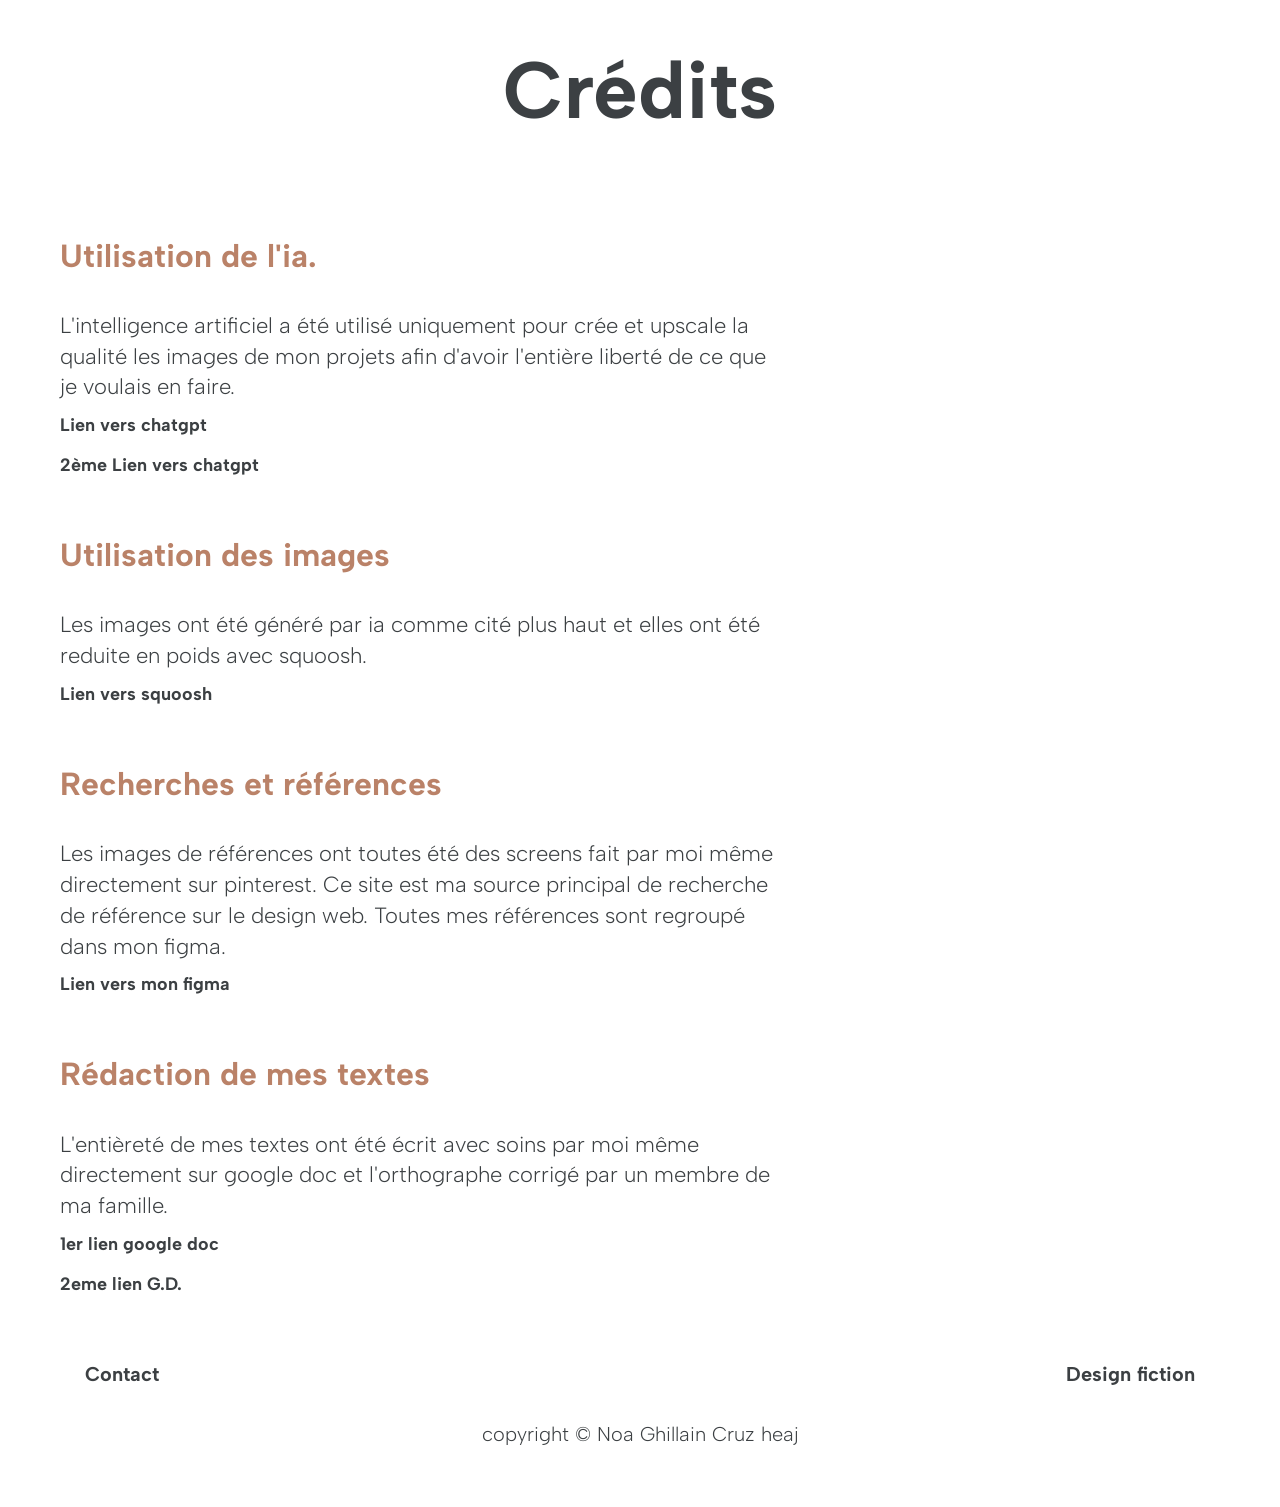
<file: credit.html>
<!DOCTYPE html>
<html lang="fr">
<head>
    <meta charset="UTF-8">
    <meta name="viewport" content="width=device-width, initial-scale=1.0">
    <title>TFA - 2026 - HEAJ - Ghillain Cruz Noa</title>

    <link rel="stylesheet" href="assets/style.css">
    <script src="assets/app.js" defer></script>
    <link rel="preconnect" href="https://fonts.googleapis.com">
    <link rel="preconnect" href="https://fonts.gstatic.com" crossorigin>
    <link href="https://fonts.googleapis.com/css2?family=Albert+Sans:ital,wght@0,100..900;1,100..900&display=swap" rel="stylesheet">

    <!-- Open Graph data -->
    <meta property="og:site_name" content="Datting Maps">
    <meta property="og:title" content="Noa-ghillain-cruz - Datting Maps - haute école Albert Jaquard">
    <meta property="og:description" content="Ce projet constitue mon TFA 2026 sous le theme du design fiction expliquant dans un futur proche, si une certaine extension de google Maps nommé Datting Maps est une bonne idée ou non d'avoir été crée.">
    <meta property="og:type" content="website">
    <meta property="og:url" content="http://www.noaghi.be/projets/TFA_26/tfa/">
    <meta property="og:image" content="http://www.noaghi.be/projets/TFA_26/tfa/assets/images/header_case_study.jpg">
    <meta property="og:image:width" content="1800">
    <meta property="og:image:height" content="945">  
   
    <!-- utilisation de l'ia pour javascript et pour logo ( + de détails en page crédits. ) -->
</head>
<body>
    <header>
        <h1 class="indexTitle">Crédits</h1>
    </header>
    <main>
        <section>
            <h2 class="GTxt fade">Utilisation de l'ia.</h2>
            <p class="txt">L'intelligence artificiel a été utilisé uniquement pour crée et upscale la qualité les images de mon projets afin d'avoir l'entière liberté de ce que je voulais en faire.</p>
            <a class="creditlink" href="https://chatgpt.com/share/6a1ee10b-167c-8391-92c9-e182da74e8ca">Lien vers chatgpt</a>
            <a class="creditlink" href="https://chatgpt.com/share/6a1ee11f-316c-832f-abb3-4f439ad516ce"> 2ème Lien vers chatgpt</a>
        </section>

        <section>
            <h2 class="GTxt fade">Utilisation des images</h2>
            <p class="txt">Les images ont été généré par ia comme cité plus haut et elles ont été reduite en poids avec squoosh.</p>
            <a class="creditlink" href="https://squoosh.app">Lien vers squoosh</a>
        </section>

        <section>
            <h2 class="GTxt fade">Recherches et références</h2>
            <p class="txt">Les images de références ont toutes été des screens fait par moi même directement sur pinterest. Ce site est ma source principal de recherche de référence sur le design web. Toutes mes références sont regroupé dans mon figma.</p>
            <a class="creditlink" href="https://www.figma.com/design/312QS0AnZhZvhb4BhSAVoG/TFA_2026?node-id=0-1&t=Fxy6yIOuahI5PzBi-1">Lien vers mon figma</a>
        </section>

        <section>
            <h2 class="GTxt fade">Rédaction de mes textes</h2>
            <p class="txt">L'entièreté de mes textes ont été écrit avec soins par moi même directement sur google doc et l'orthographe corrigé par un membre de ma famille.</p>
            <a class="creditlink" href="https://docs.google.com/document/d/1qHVHg4GDvuhd4u83RBatitDSPHm39ATk1zMP6afm1II/edit?tab=t.7xu7aul80kb9#heading=h.4gk8sztxuu6n">1er lien google doc</a>
            <a class="creditlink" href="https://docs.google.com/document/d/1Pa52c7ry3fQ7udL7lrnLvhsNXj-UHscZYnMIO_X0eZk/edit?tab=t.0"> 2eme lien G.D.</a>
        </section>
    </main>
    <footer>
        <ul class="footer">
            <li><a class="footer__link"
                href="mailto:noaghillain8@gmail.com?subject=Demande%20de%20renseignement&body=Bonjour%2C%0A%0AJe%20souhaite%20obtenir%20plus%20d%27informations.%0A%0ACordialement">
                Contact
             </a></li>
            <li><a href="accueil.html" class="footer__link2">Design fiction</a></li>
        </ul>
        <p class="copyright">copyright © Noa Ghillain Cruz heaj</p>
    </footer>
</body>
</file>
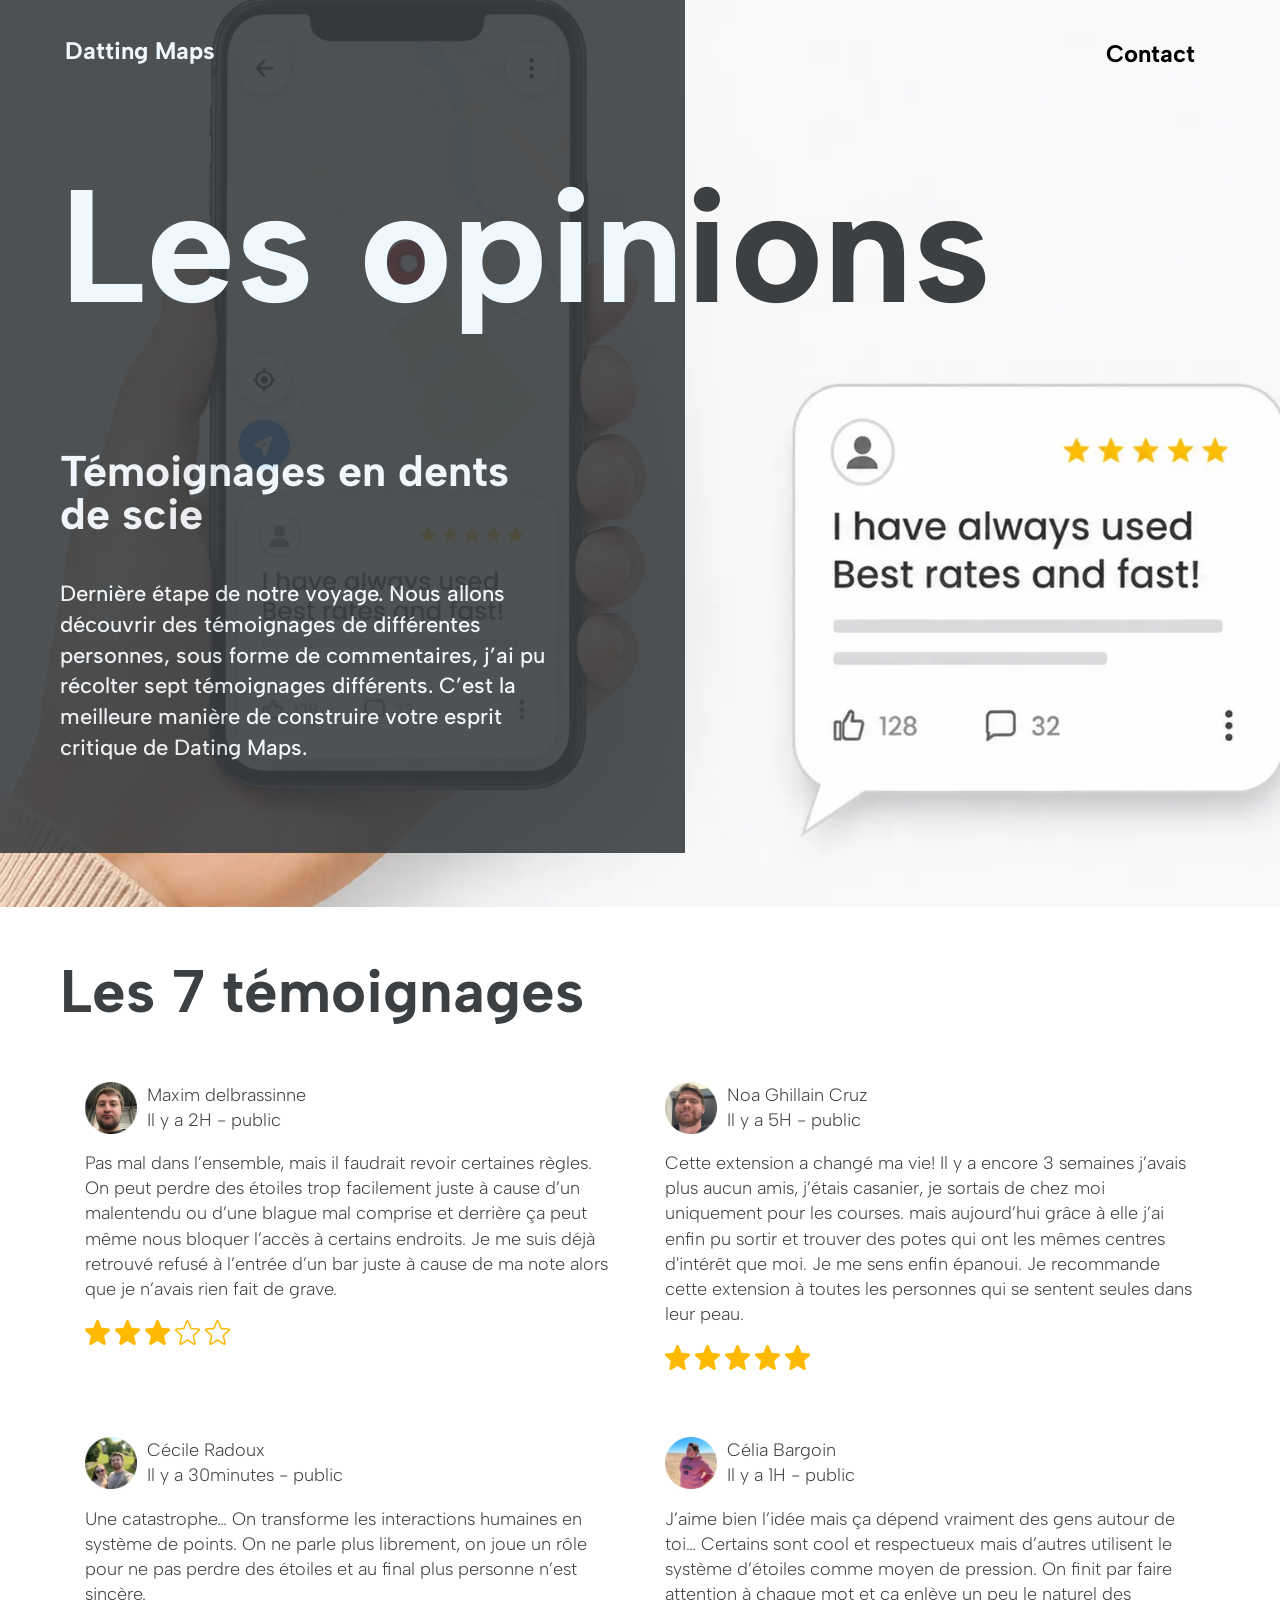
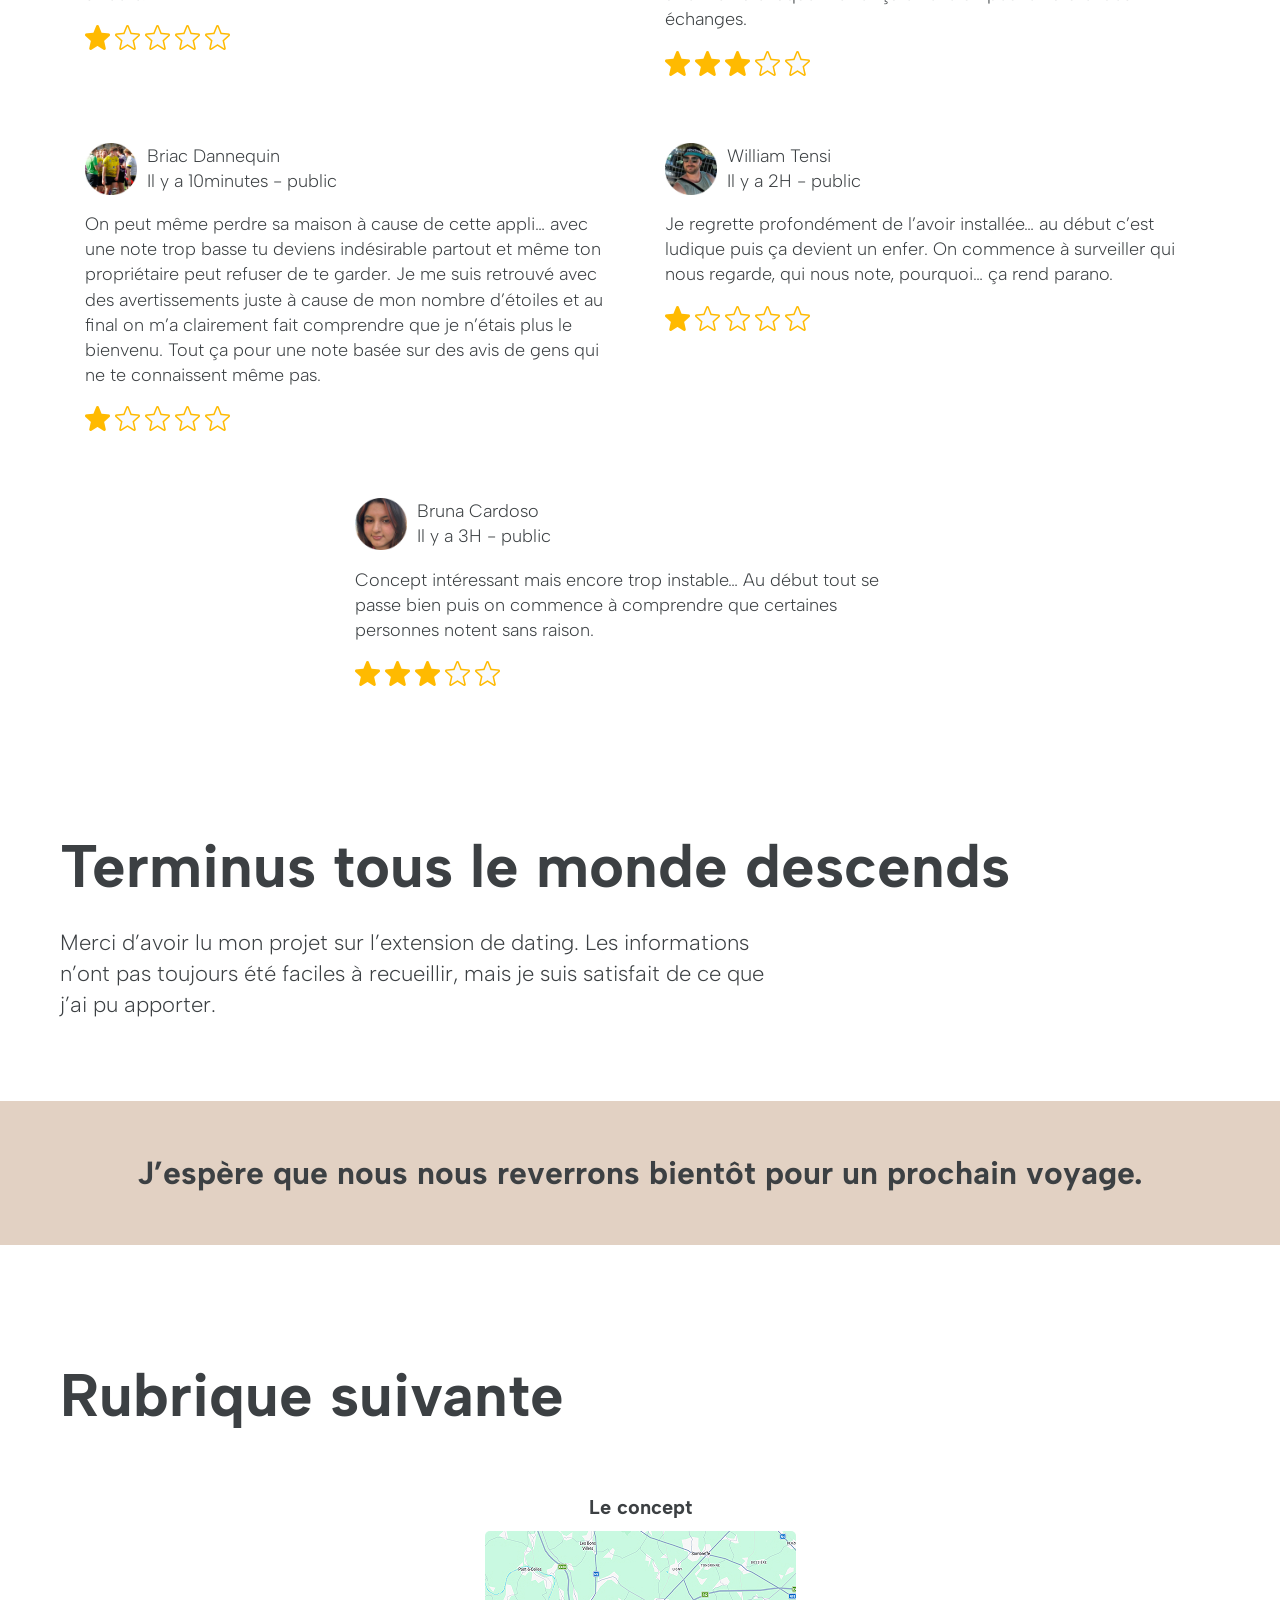
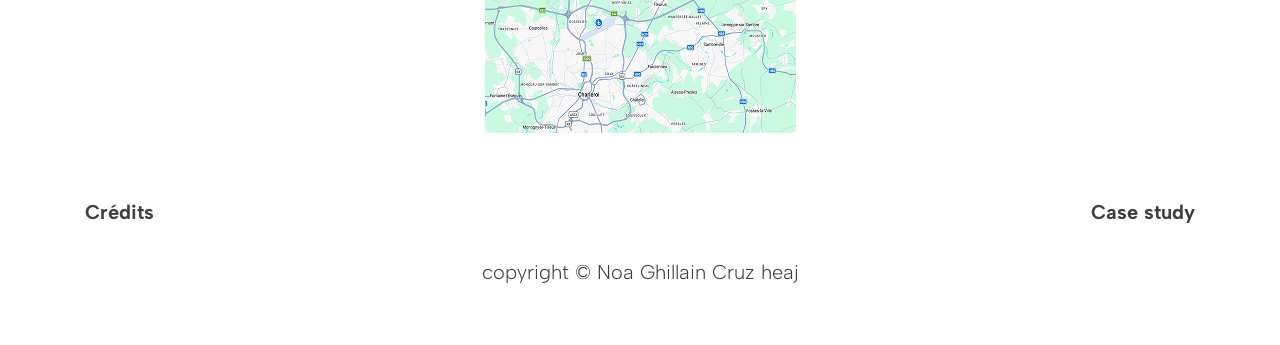
<file: opinion.html>
<!DOCTYPE html>
<html lang="fr">
<head>
    <meta charset="UTF-8">
    <meta name="viewport" content="width=device-width, initial-scale=1.0">
    <title>TFA-2026-HEAJ-Ghillain-Cruz-Noa</title>

    <link rel="stylesheet" href="assets/style.css">
    <script src="assets/app.js" defer></script>
    <link rel="preconnect" href="https://fonts.gstatic.com" crossorigin>
    <link href="https://fonts.googleapis.com/css2?family=Albert+Sans:ital,wght@0,100..900;1,100..900&display=swap" rel="stylesheet">

    <!-- Open Graph data -->
    <meta property="og:site_name" content="Datting Maps">
    <meta property="og:title" content="Noa-ghillain-cruz - Datting Maps - haute école Albert Jaquard">
    <meta property="og:description" content="Ce projet constitue mon TFA 2026 sous le theme du design fiction expliquant dans un futur proche, si une certaine extension de google Maps nommé Datting Maps est une bonne idée ou non d'avoir été crée.">
    <meta property="og:type" content="website">
    <meta property="og:url" content="http://www.noaghi.be/projets/TFA_26/tfa/">
    <meta property="og:image" content="http://www.noaghi.be/projets/TFA_26/tfa/assets/images/header_case_study.jpg">
    <meta property="og:image:width" content="1800">
    <meta property="og:image:height" content="945"> 
   
    <!-- utilisation de l'ia pour javascript et pour logo ( + de détails en page crédits. ) -->
</head>
<body class="rubrique">
    <header>
        <div class="header">
            <nav class="header__link">
                <ul>
                    <li><a href="accueil.html" class="header__linkMenu">Datting Maps</a></li>
                    <li><a class="header__linkContact"
                        href="mailto:noaghillain8@gmail.com?subject=Demande%20de%20renseignement&body=Bonjour%2C%0A%0AJe%20souhaite%20obtenir%20plus%20d%27informations.%0A%0ACordialement">
                        Contact
                     </a></li>
                </ul>
            </nav>
            <h1 class="header__title">Les opin<span class="black black2">ions</span></h1>
            <div class="header__color hc3 hc4">
                <div class="header__h2">
                    <p class="header__sousTitle">Témoignages en dents de scie</p>
                </div>
                <p class="header__txt">Dernière étape de notre voyage. Nous allons découvrir des témoignages de différentes personnes, sous forme de commentaires, j’ai pu récolter sept témoignages différents. C’est la meilleure manière de construire votre esprit critique de Dating Maps.</p>
            </div>
        </div>
        <img class="header__img" src="assets/images/image_opinion_pcdef.webp" alt="l'image de l'ecran d'accueil transformer en header">
    </header>
    <main>
        <section>
            <h2 class="sousTitle1">Les 7 témoignages</h2>
        </section>
            <div class="témoignage">
                <div class="temoi__pc fade">
                    <div class="témoignage__T1">
                        <div class="témoignage__profil">
                            <img class="témoignage__pp" src="assets/images/max_pp.png" alt="la photo de profil de l'utilisateur qui a écrit le commentaire">
                            <p class="témoignage__prénom">Maxim delbrassinne <br class="secon__ph">Il y a 2H - public</p>
                        </div>
                        <p class="témoignage__txt">Pas mal dans l’ensemble, mais il faudrait revoir certaines règles. On peut perdre des étoiles trop facilement juste à cause d’un malentendu ou d’une blague mal comprise et derrière ça peut même nous bloquer l’accès à certains endroits. Je me suis déjà retrouvé refusé à l’entrée d’un bar juste à cause de ma note alors que je n’avais rien fait de grave.</p>
                        <div class="témoignage__star">
                            <img class="témoignage__numberStar" src="assets/images/star_plein.png" alt="étoile pour voir la note">
                            <img class="témoignage__numberStar" src="assets/images/star_plein.png" alt="étoile pour voir la note">
                            <img class="témoignage__numberStar" src="assets/images/star_plein.png" alt="étoile pour voir la note">
                            <img class="témoignage__numberStar" src="assets/images/star_vide.png" alt="étoile pour voir la note">
                            <img class="témoignage__numberStar" src="assets/images/star_vide.png" alt="étoile pour voir la note">
                        </div>
                    </div>
    
                    <div class="témoignage__T1">
                        <div class="témoignage__profil">
                            <img class="témoignage__pp" src="assets/images/noa_pp.jpg" alt="la photo de profil de l'utilisateur qui a écrit le commentaire">
                            <p class="témoignage__prénom">Noa Ghillain Cruz <br> Il y a 5H - public</p>
                        </div>
                        <p class="témoignage__txt">Cette extension a changé ma vie! Il y a encore 3 semaines j’avais plus aucun amis, j’étais casanier, je sortais de chez moi uniquement pour les courses. mais aujourd’hui grâce à elle j’ai enfin pu sortir et trouver des potes qui ont les mêmes centres d'intérêt que moi. Je me sens enfin épanoui. Je recommande cette extension à toutes les personnes qui se sentent seules dans leur peau.</p>
                        <div class="témoignage__star">
                            <img class="témoignage__numberStar actif" src="assets/images/star_plein.png" alt="étoile pour voir la note">
                            <img class="témoignage__numberStar actif" src="assets/images/star_plein.png" alt="étoile pour voir la note">
                            <img class="témoignage__numberStar actif" src="assets/images/star_plein.png" alt="étoile pour voir la note">
                            <img class="témoignage__numberStar actif" src="assets/images/star_plein.png" alt="étoile pour voir la note">
                            <img class="témoignage__numberStar actif" src="assets/images/star_plein.png" alt="étoile pour voir la note">
                        </div>
                    </div>
                </div>
                
                <div class="temoi__pc fade">
                    <div class="témoignage__T1">
                        <div class="témoignage__profil">
                            <img class="témoignage__pp" src="assets/images/cecile_pp.jpg" alt="la photo de profil de l'utilisateur qui a écrit le commentaire">
                            <p class="témoignage__prénom">Cécile Radoux <br> Il y a 30minutes - public</p>
                        </div>
                        <p class="témoignage__txt">Une catastrophe… On transforme les interactions humaines en système de points. On ne parle plus librement, on joue un rôle pour ne pas perdre des étoiles et au final plus personne n’est sincère.</p>
                        <div class="témoignage__star">
                            <img class="témoignage__numberStar actif" src="assets/images/star_plein.png" alt="étoile pour voir la note">
                            <img class="témoignage__numberStar" src="assets/images/star_vide.png" alt="étoile pour voir la note">
                            <img class="témoignage__numberStar" src="assets/images/star_vide.png" alt="étoile pour voir la note">
                            <img class="témoignage__numberStar" src="assets/images/star_vide.png" alt="étoile pour voir la note">
                            <img class="témoignage__numberStar" src="assets/images/star_vide.png" alt="étoile pour voir la note">
                        </div>
                    </div>
    
                    <div class="témoignage__T1">
                        <div class="témoignage__profil">
                            <img class="témoignage__pp" src="assets/images/celia_pp.jpg" alt="la photo de profil de l'utilisateur qui a écrit le commentaire">
                            <p class="témoignage__prénom">Célia Bargoin <br> Il y a 1H - public</p>
                        </div>
                        <p class="témoignage__txt">J’aime bien l’idée mais ça dépend vraiment des gens autour de toi… Certains sont cool et respectueux mais d’autres utilisent le système d’étoiles comme moyen de pression. On finit par faire attention à chaque mot et ça enlève un peu le naturel des échanges.</p>
                        <div class="témoignage__star">
                            <img class="témoignage__numberStar actif" src="assets/images/star_plein.png" alt="étoile pour voir la note">
                            <img class="témoignage__numberStar actif" src="assets/images/star_plein.png" alt="étoile pour voir la note">
                            <img class="témoignage__numberStar actif" src="assets/images/star_plein.png" alt="étoile pour voir la note">
                            <img class="témoignage__numberStar" src="assets/images/star_vide.png" alt="étoile pour voir la note">
                            <img class="témoignage__numberStar" src="assets/images/star_vide.png" alt="étoile pour voir la note">
                        </div>
                    </div>
                </div>
                
                <div class="temoi__pc fade">
                    <div class="témoignage__T1">
                        <div class="témoignage__profil">
                            <img class="témoignage__pp" src="assets/images/briac_pp.jpg" alt="la photo de profil de l'utilisateur qui a écrit le commentaire">
                            <p class="témoignage__prénom">Briac Dannequin <br> Il y a 10minutes - public</p>
                        </div>
                        <p class="témoignage__txt"> On peut même perdre sa maison à cause de cette appli… avec une note trop basse tu deviens indésirable partout et même ton propriétaire peut refuser de te garder. Je me suis retrouvé avec des avertissements juste à cause de mon nombre d’étoiles et au final on m’a clairement fait comprendre que je n’étais plus le bienvenu. Tout ça pour une note basée sur des avis de gens qui ne te connaissent même pas.</p>
                        <div class="témoignage__star">
                            <img class="témoignage__numberStar actif" src="assets/images/star_plein.png" alt="étoile pour voir la note">
                            <img class="témoignage__numberStar" src="assets/images/star_vide.png" alt="étoile pour voir la note">
                            <img class="témoignage__numberStar" src="assets/images/star_vide.png" alt="étoile pour voir la note">
                            <img class="témoignage__numberStar" src="assets/images/star_vide.png" alt="étoile pour voir la note">
                            <img class="témoignage__numberStar" src="assets/images/star_vide.png" alt="étoile pour voir la note">
                        </div>
                    </div>
    
                    <div class="témoignage__T1">
                        <div class="témoignage__profil">
                            <img class="témoignage__pp" src="assets/images/william_pp.jpg" alt="la photo de profil de l'utilisateur qui a écrit le commentaire">
                            <p class="témoignage__prénom">William Tensi <br> Il y a 2H - public</p>
                        </div>
                        <p class="témoignage__txt">Je regrette profondément de l’avoir installée… au début c’est ludique puis ça devient un enfer. On commence à surveiller qui nous regarde, qui nous note, pourquoi… ça rend parano.</p>
                        <div class="témoignage__star">
                            <img class="témoignage__numberStar actif" src="assets/images/star_plein.png" alt="étoile pour voir la note">
                            <img class="témoignage__numberStar" src="assets/images/star_vide.png" alt="étoile pour voir la note">
                            <img class="témoignage__numberStar" src="assets/images/star_vide.png" alt="étoile pour voir la note">
                            <img class="témoignage__numberStar" src="assets/images/star_vide.png" alt="étoile pour voir la note">
                            <img class="témoignage__numberStar" src="assets/images/star_vide.png" alt="étoile pour voir la note">
                        </div>
                    </div>
                </div>
                
                <div class="temoi__pc fade">
                    <div class="témoignage__T1">
                        <div class="témoignage__profil">
                            <img class="témoignage__pp" src="assets/images/bruna_pp.jpg" alt="la photo de profil de l'utilisateur qui a écrit le commentaire">
                    
                            <p class="témoignage__prénom">Bruna Cardoso <br>Il y a 3H - public</p>
                        </div>
                        <p class="témoignage__txt">Concept intéressant mais encore trop instable… Au début tout se passe bien puis on commence à comprendre que certaines personnes notent sans raison. </p>
                        <div class="témoignage__star">
                            <img class="témoignage__numberStar actif" src="assets/images/star_plein.png" alt="étoile pour voir la note">
                            <img class="témoignage__numberStar actif" src="assets/images/star_plein.png" alt="étoile pour voir la note">
                            <img class="témoignage__numberStar actif" src="assets/images/star_plein.png" alt="étoile pour voir la note">
                            <img class="témoignage__numberStar" src="assets/images/star_vide.png" alt="étoile pour voir la note">
                            <img class="témoignage__numberStar" src="assets/images/star_vide.png" alt="étoile pour voir la note">
                        </div>
                    </div>
                </div>
                
            </div>

        <section>
            <h2 class="sousTitle lastST">Terminus tous le monde descends</h2>

            <p class="txt">Merci d’avoir lu mon projet sur l’extension de dating. Les informations n’ont pas toujours été faciles à recueillir, mais je suis satisfait de ce que j’ai pu apporter.</p>
          
            <div class="divContenu fade">
                <p class="divContenu__txt">J’espère que nous nous reverrons bientôt pour un prochain voyage.</p>
            </div>

            <h2 class="sousTitle s2">Rubrique suivante</h2>
        </section>
        <p class="illustration__txt">Le concept</p>
        <div class="transition">
            <p class="transition__message">
                Retour vers l'étape 1
            </p>
        </div>
        <div class="illustration fade">
            <a class="visuel__link" href="concept.html">
                <img class="illustration__img" src="assets/images/image_footer_opinion.jpg" alt="image de l'header de l'article suivant pour signaler de passer au suivant">
            </a>
        </div>
        
    </main>
    <footer> 
        <ul class="footer">
            <li><a href="credit.html" class="footer__link credits">Crédits</a></li>
            <li><a href="case.html" class="footer__link2">Case study</a></li>
        </ul>
        <p class="copyright">copyright © Noa Ghillain Cruz heaj</p>
    </footer>
</body>
</html>
</file>
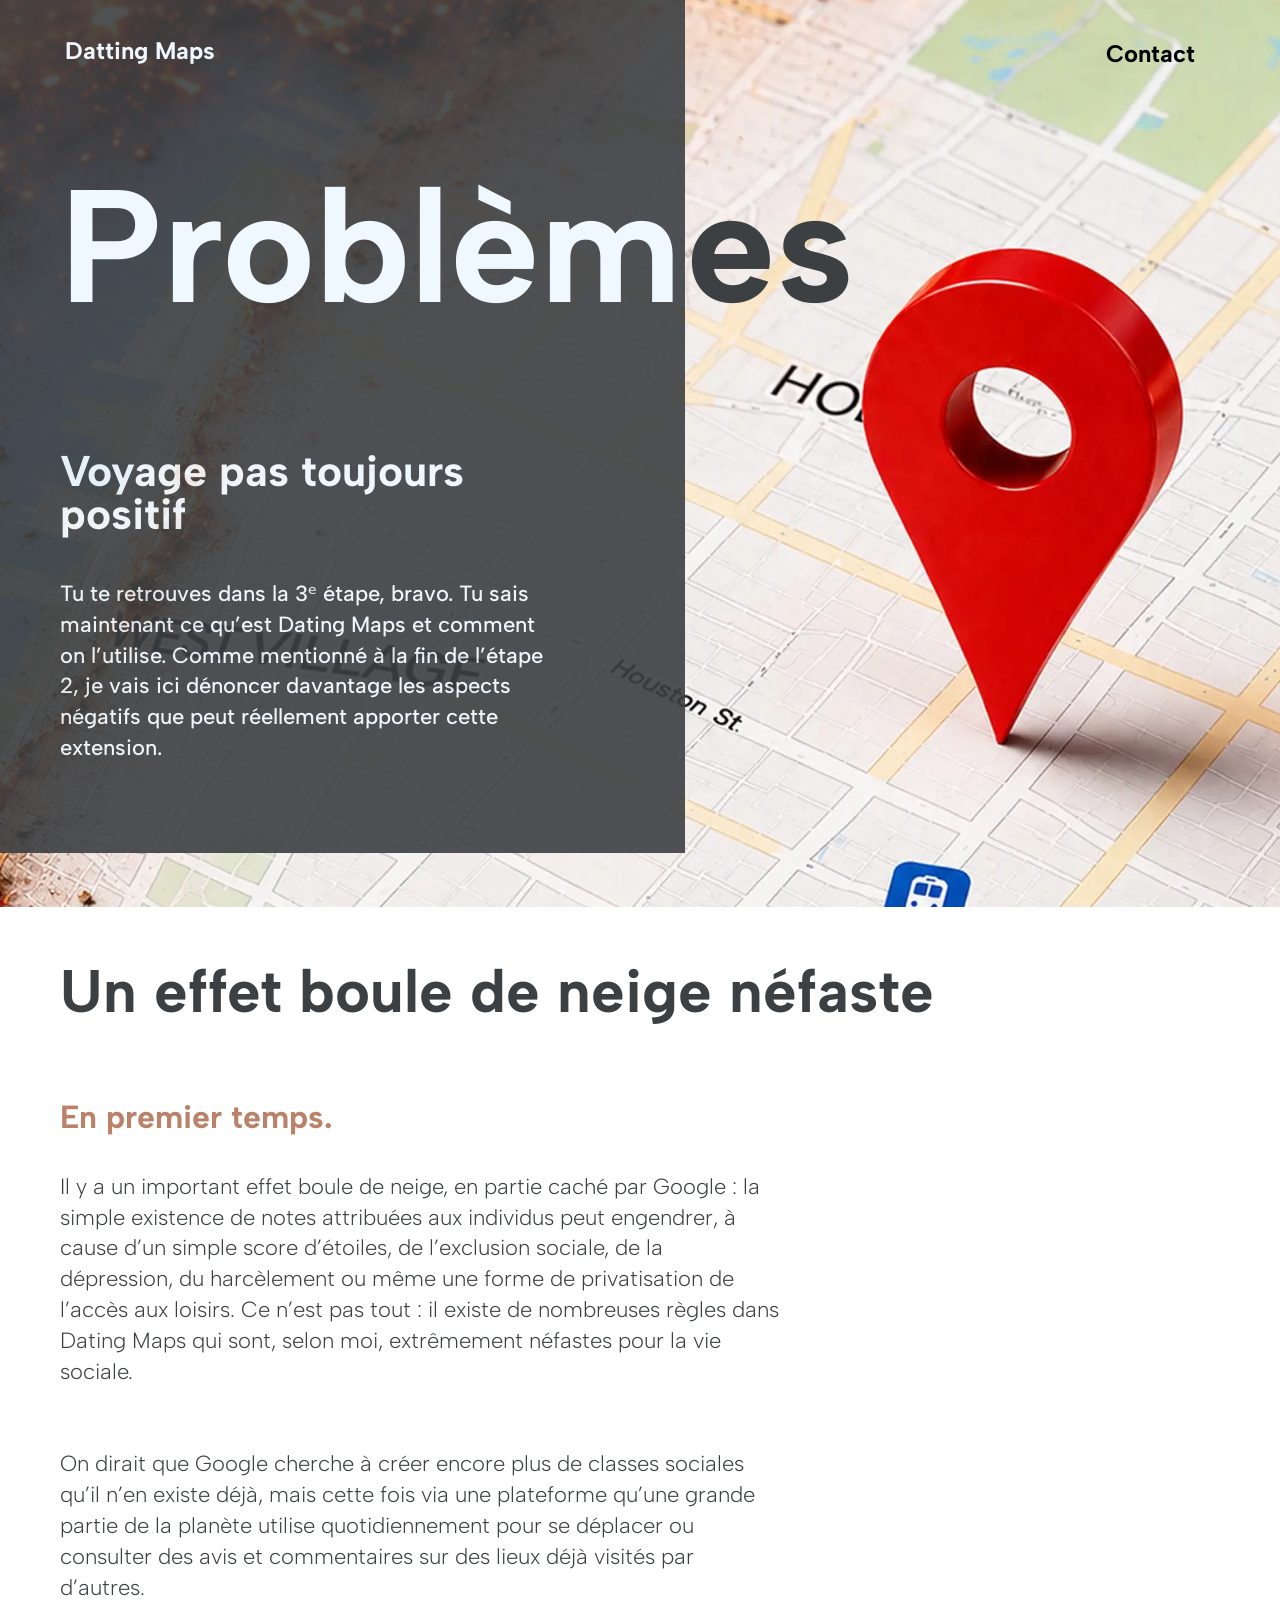
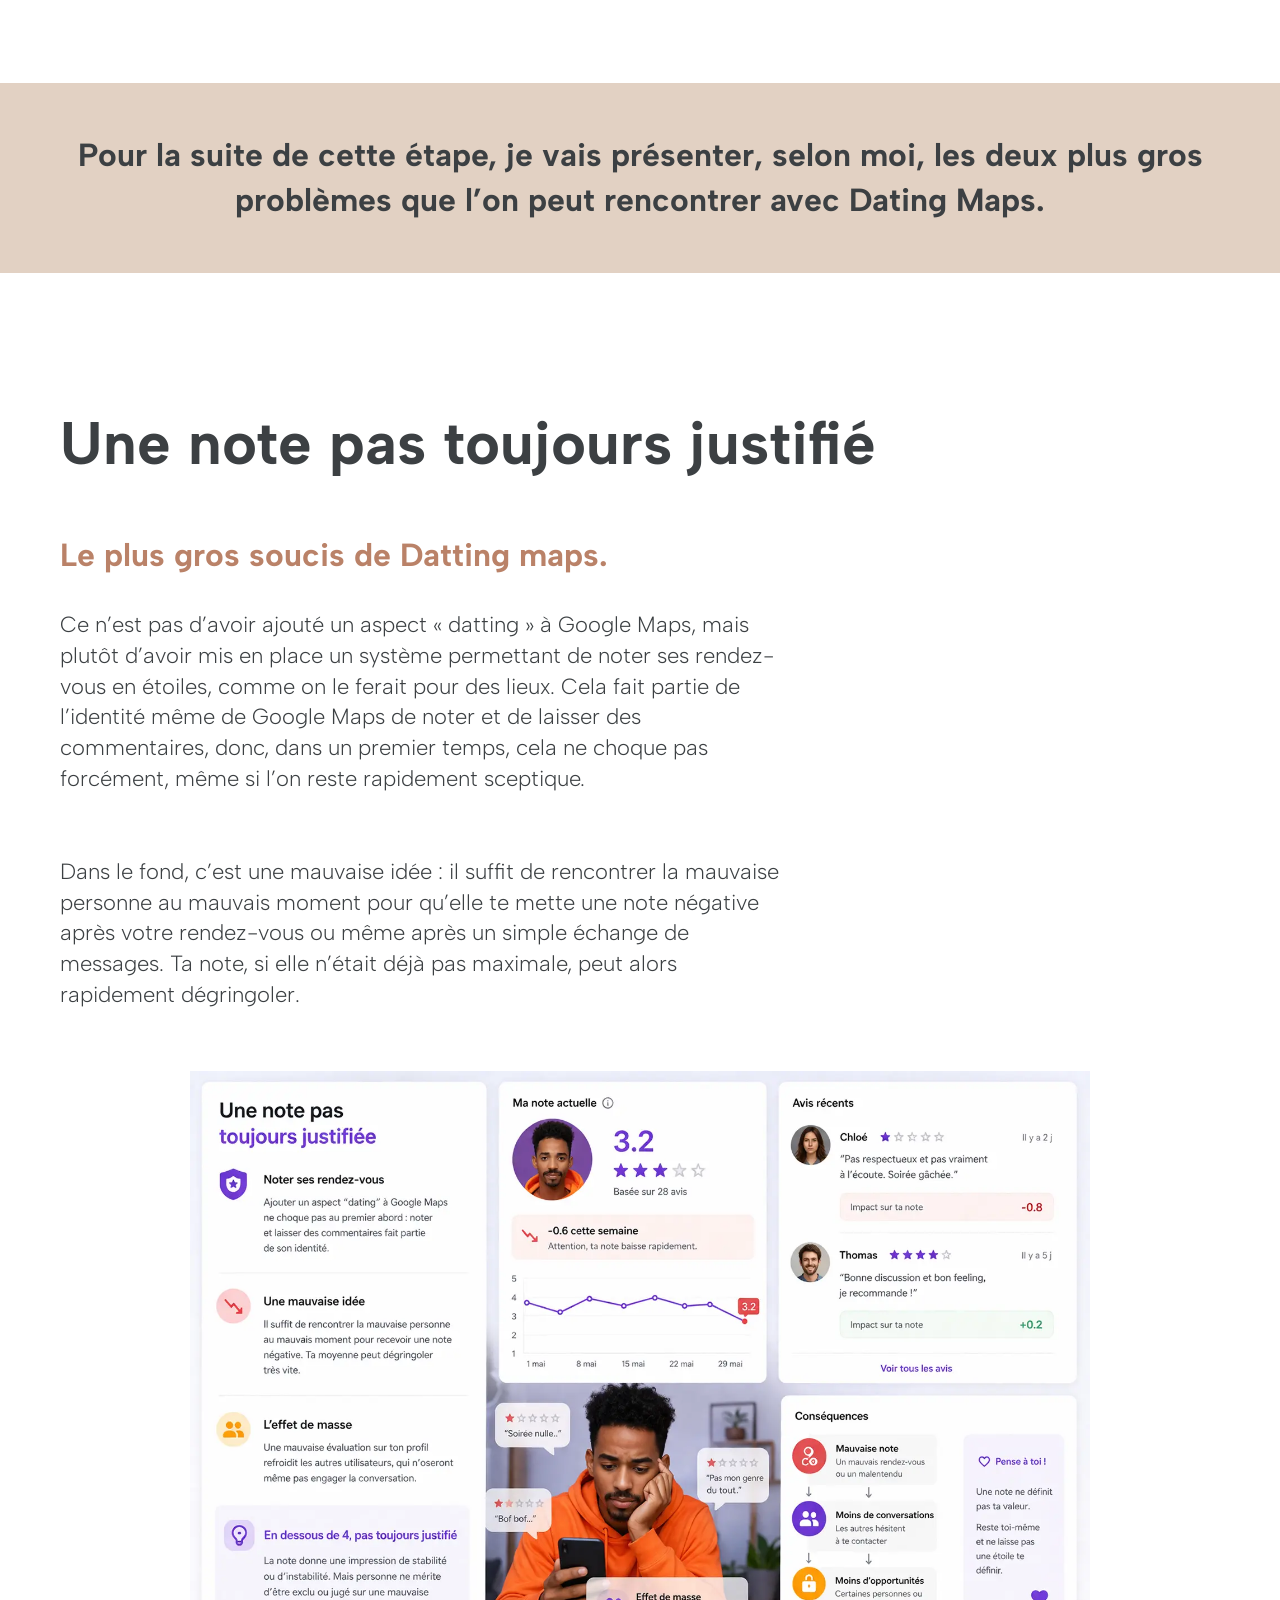
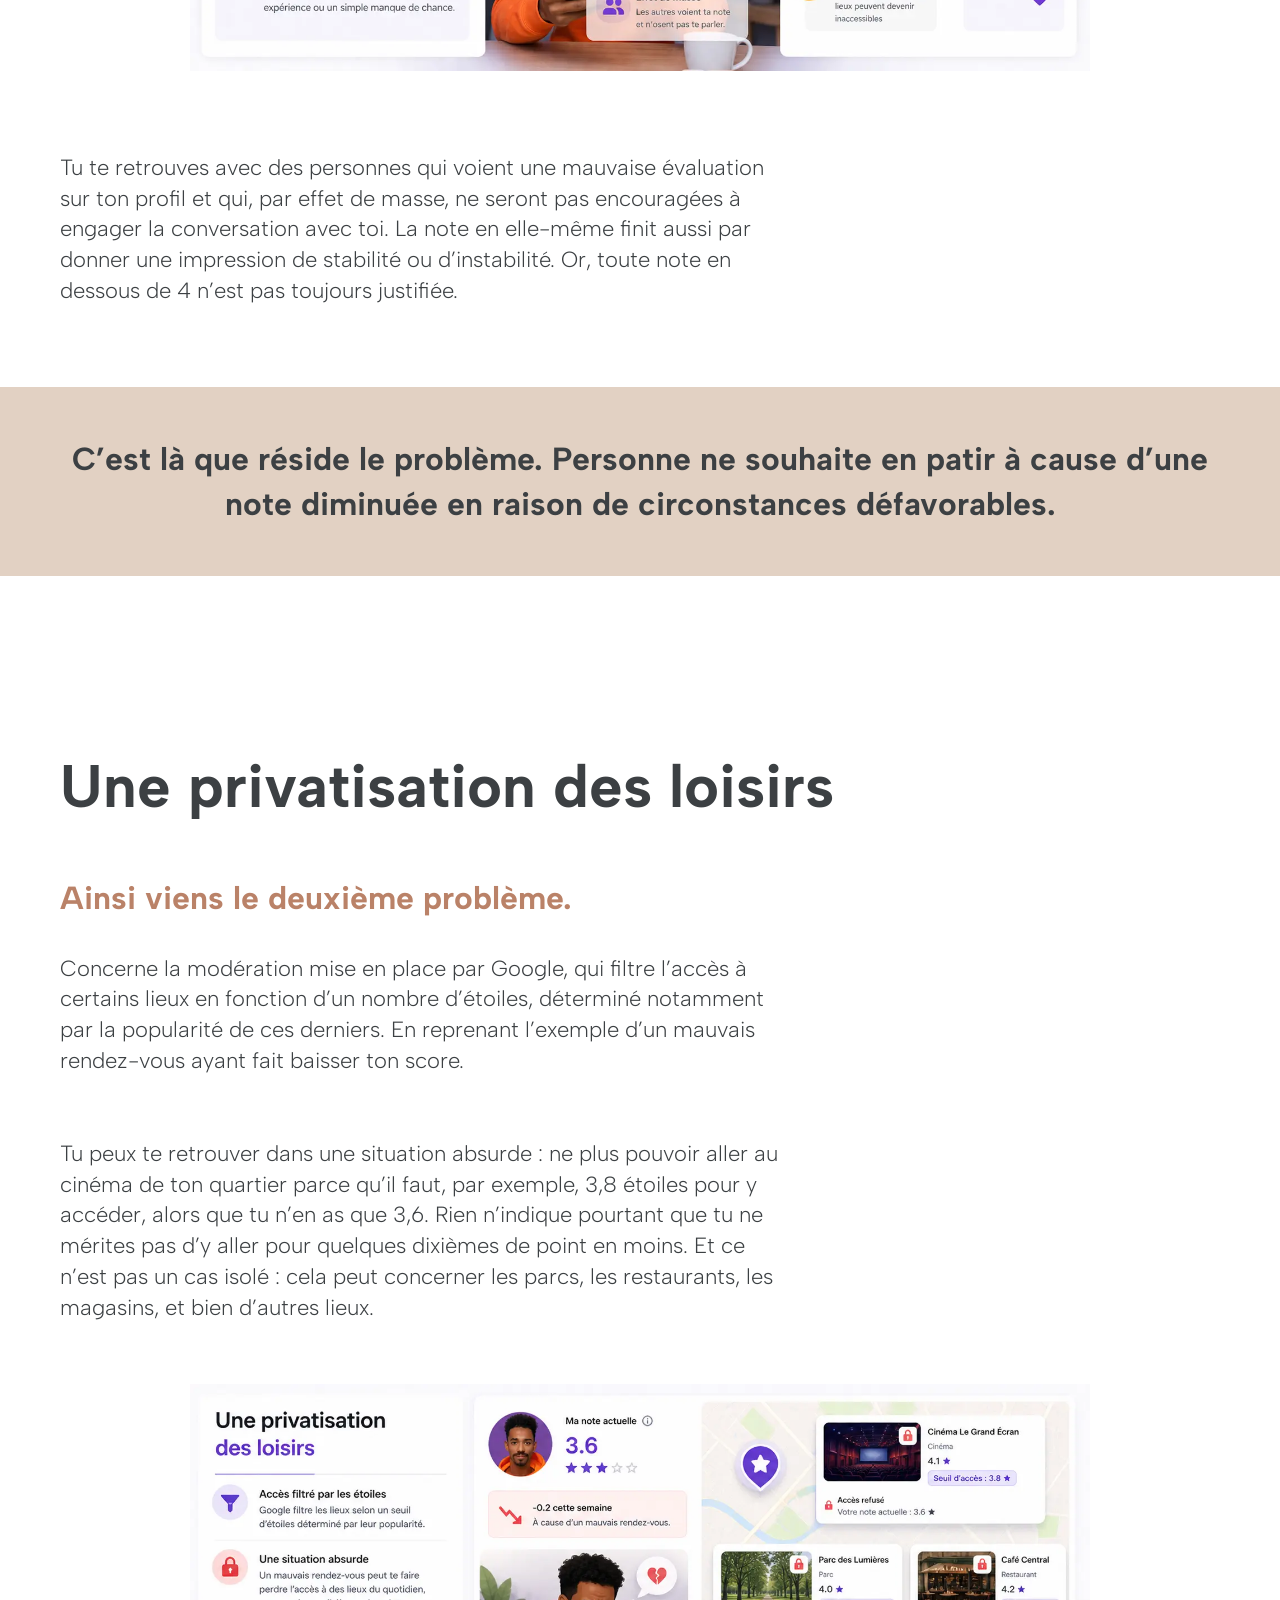
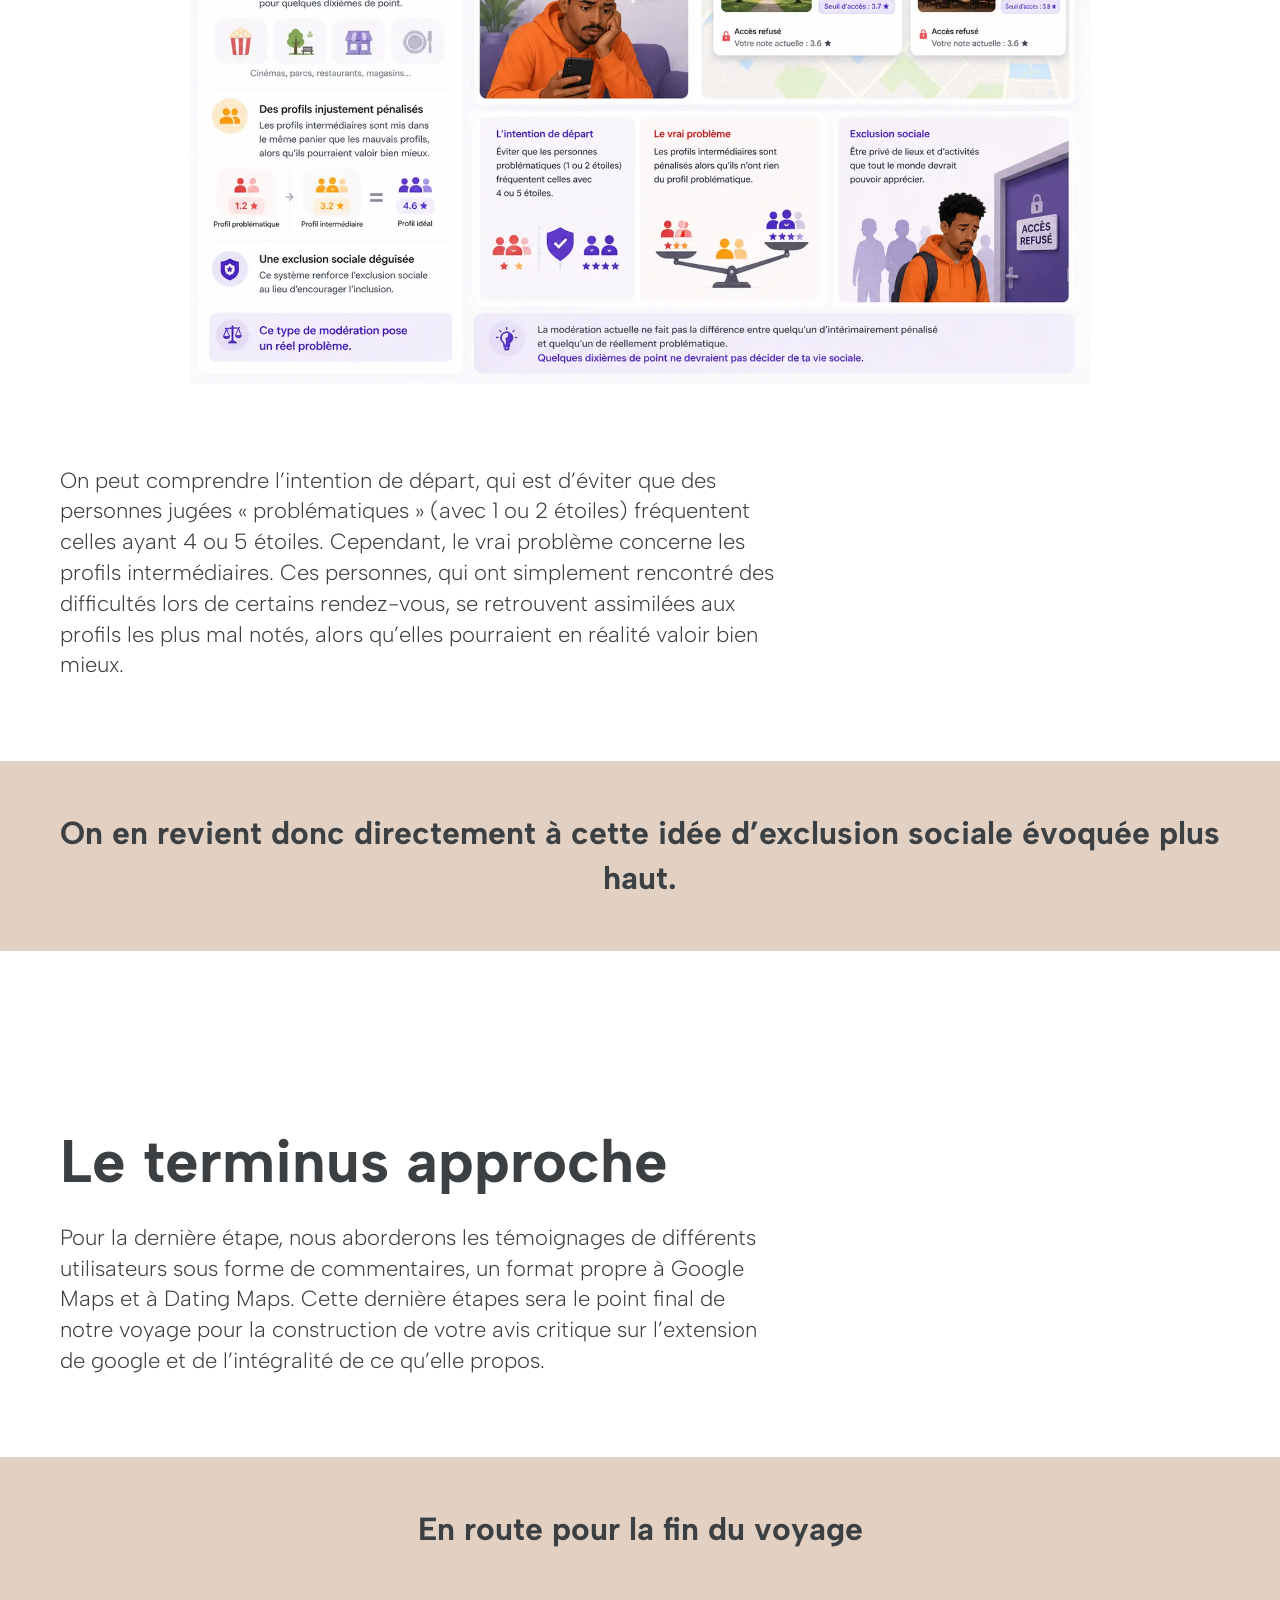
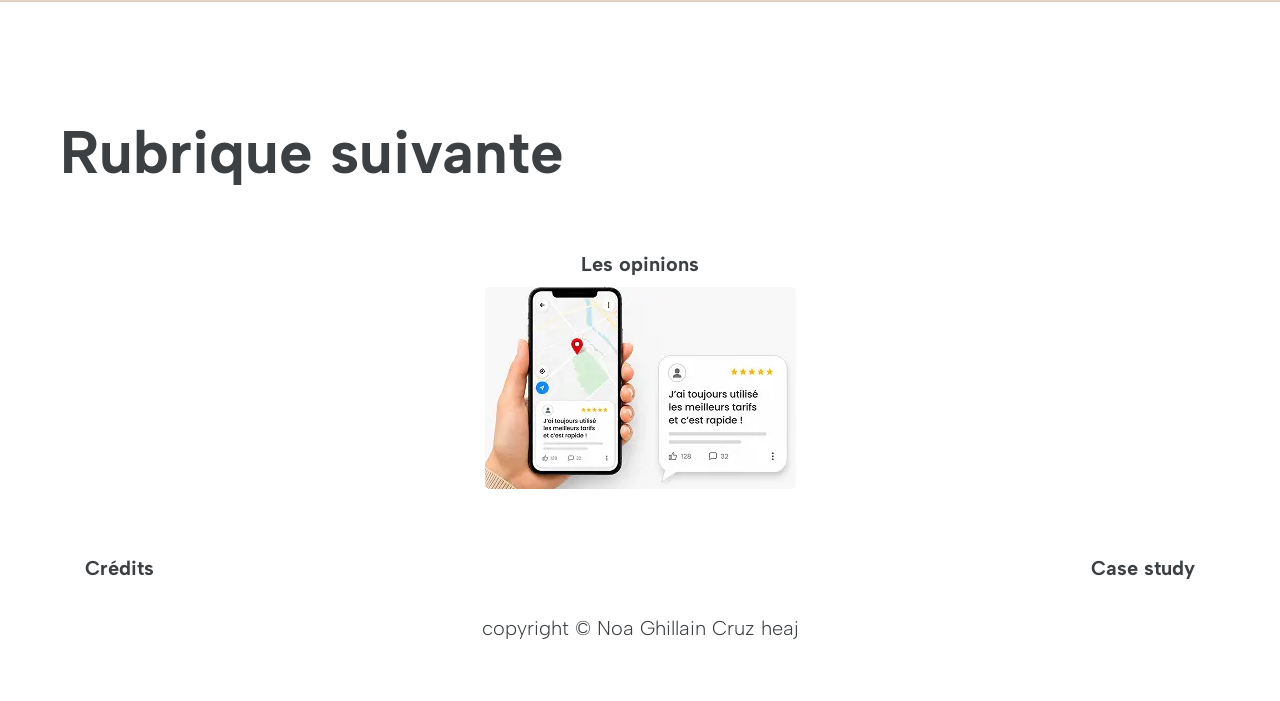
<file: problème.html>
<!DOCTYPE html>
<html lang="fr">
<head>
    <meta charset="UTF-8">
    <meta name="viewport" content="width=device-width, initial-scale=1.0">
    <title>TFA-2026-HEAJ-Ghillain-Cruz-Noa</title>

    <link rel="stylesheet" href="assets/style.css">
    <script src="assets/app.js" defer></script>
    <link rel="preconnect" href="https://fonts.gstatic.com" crossorigin>
    <link href="https://fonts.googleapis.com/css2?family=Albert+Sans:ital,wght@0,100..900;1,100..900&display=swap" rel="stylesheet">

    <!-- Open Graph data -->
    <meta property="og:site_name" content="Datting Maps">
    <meta property="og:title" content="Noa-ghillain-cruz - Datting Maps - haute école Albert Jaquard">
    <meta property="og:description" content="Ce projet constitue mon TFA 2026 sous le theme du design fiction expliquant dans un futur proche, si une certaine extension de google Maps nommé Datting Maps est une bonne idée ou non d'avoir été crée.">
    <meta property="og:type" content="website">
    <meta property="og:url" content="http://www.noaghi.be/projets/TFA_26/tfa/">
    <meta property="og:image" content="http://www.noaghi.be/projets/TFA_26/tfa/assets/images/header_case_study.jpg">
    <meta property="og:image:width" content="1800">
    <meta property="og:image:height" content="945"> 
   
    <!-- utilisation de l'ia pour javascript et pour logo ( + de détails en page crédits. ) -->
</head>
<body class="rubrique">
    <header>
        <div class="header">
            <nav class="header__link">
                <ul>
                    <li><a href="accueil.html" class="header__linkMenu">Datting Maps</a></li>
                    <li><a class="header__linkContact"
                        href="mailto:noaghillain8@gmail.com?subject=Demande%20de%20renseignement&body=Bonjour%2C%0A%0AJe%20souhaite%20obtenir%20plus%20d%27informations.%0A%0ACordialement">
                        Contact
                     </a></li>
                </ul>
            </nav>
            <h1 class="header__title">Problèm <span class="black">es</span></h1>
            <div class="header__color hc3">
                <div class="header__h2">
                    <p class="header__sousTitle">Voyage pas toujours positif</p>
                </div>
                <p class="header__txt">Tu te retrouves dans la 3ᵉ étape, bravo. Tu sais maintenant ce qu’est Dating Maps et comment on l’utilise. Comme mentionné à la fin de l’étape 2, je vais ici dénoncer davantage les aspects négatifs que peut réellement apporter cette extension.</p>
            </div>
        </div>
        <img class="header__img imghead" src="assets/images/image_probleme_pc.webp" alt="l'image de l'ecran d'accueil transformer en header">
    </header>
    <main>
        <section>
            <h2 class="sousTitle1">Un effet boule de neige néfaste</h2>

            <p class="GTxt fade">En premier temps.</p>

            <p class="txt">Il y a un important effet boule de neige, en partie caché par Google : la simple existence de notes attribuées aux individus peut engendrer, à cause d’un simple score d’étoiles, de l’exclusion sociale, de la dépression, du harcèlement ou même une forme de privatisation de l’accès aux loisirs. Ce n’est pas tout : il existe de nombreuses règles dans Dating Maps qui sont, selon moi, extrêmement néfastes pour la vie sociale.</p>

            <p class="txt">On dirait que Google cherche à créer encore plus de classes sociales qu’il n’en existe déjà, mais cette fois via une plateforme qu’une grande partie de la planète utilise quotidiennement pour se déplacer ou consulter des avis et commentaires sur des lieux déjà visités par d’autres.</p>
          
            <div class="divContenu fade">
                <p class="divContenu__txt">Pour la suite de cette étape, je vais présenter, selon moi, les deux plus gros problèmes que l’on peut rencontrer avec Dating Maps.</p>
            </div>
        </section>
        <section>
            <h2 class="sousTitle">Une note pas toujours justifié</h2>

            <p class="GTxt fade">Le plus gros soucis de Datting maps.</p>

            <p class="txt">Ce n’est pas d’avoir ajouté un aspect « datting » à Google Maps, mais plutôt d’avoir mis en place un système permettant de noter ses rendez-vous en étoiles, comme on le ferait pour des lieux. Cela fait partie de l’identité même de Google Maps de noter et de laisser des commentaires, donc, dans un premier temps, cela ne choque pas forcément, même si l’on reste rapidement sceptique.</p>

            <p class="txt">Dans le fond, c’est une mauvaise idée : il suffit de rencontrer la mauvaise personne au mauvais moment pour qu’elle te mette une note négative après votre rendez-vous ou même après un simple échange de messages. Ta note, si elle n’était déjà pas maximale, peut alors rapidement dégringoler.</p>
        </section>
            <div class="divs23">
                <img class="s23" src="assets/images/image_note_probleme.webp" alt="image du design de l'extension en rapport au texte qui l'accompagne">
            </div>
            
        <section>
            <p class="txt">Tu te retrouves avec des personnes qui voient une mauvaise évaluation sur ton profil et qui, par effet de masse, ne seront pas encouragées à engager la conversation avec toi. La note en elle-même finit aussi par donner une impression de stabilité ou d’instabilité. Or, toute note en dessous de 4 n’est pas toujours justifiée.</p>

            <div class="divContenu fade">
                <p class="divContenu__txt">C’est là que réside le problème. Personne ne souhaite en patir à cause d’une note diminuée en raison de circonstances défavorables.</p>
            </div>
       
            <h2 class="sousTitle">Une privatisation des loisirs</h2>

            <p class="GTxt fade">Ainsi viens le deuxième problème.</p>

            <p class="txt">Concerne la modération mise en place par Google, qui filtre l’accès à certains lieux en fonction d’un nombre d’étoiles, déterminé notamment par la popularité de ces derniers. En reprenant l’exemple d’un mauvais rendez-vous ayant fait baisser ton score.

            <p class="txt">Tu peux te retrouver dans une situation absurde : ne plus pouvoir aller au cinéma de ton quartier parce qu’il faut, par exemple, 3,8 étoiles pour y accéder, alors que tu n’en as que 3,6. Rien n’indique pourtant que tu ne mérites pas d’y aller pour quelques dixièmes de point en moins. Et ce n’est pas un cas isolé : cela peut concerner les parcs, les restaurants, les magasins, et bien d’autres lieux.</p>
        </section>
            <div class="divs23">
                <img class="s23" src="assets/images/image_loisir_probleme.webp" alt="image du design de l'extension en rapport au texte qui l'accompagne">
            </div>
        <section>
            <p class="txt">On peut comprendre l’intention de départ, qui est d’éviter que des personnes jugées « problématiques » (avec 1 ou 2 étoiles) fréquentent celles ayant 4 ou 5 étoiles. Cependant, le vrai problème concerne les profils intermédiaires. Ces personnes, qui ont simplement rencontré des difficultés lors de certains rendez-vous, se retrouvent assimilées aux profils les plus mal notés, alors qu’elles pourraient en réalité valoir bien mieux.</p>

            <div class="divContenu fade">
                <p class="divContenu__txt">On en revient donc directement à cette idée d’exclusion sociale évoquée plus haut.</p>
            </div>
        
            <h2 class="sousTitle">Le terminus approche</h2>

            <p class="txt">Pour la dernière étape, nous aborderons les témoignages de différents utilisateurs sous forme de commentaires, un format propre à Google Maps et à Dating Maps. Cette dernière étapes sera le point final de notre voyage pour la construction de votre avis critique sur l’extension de google et de l’intégralité de ce qu’elle propos.</p>
          
            <div class="divContenu fade">
                <p class="divContenu__txt">En route pour la fin du voyage</p>
            </div>

            <h2 class="sousTitle s2">Rubrique suivante</h2>
        </section>
        <p class="illustration__txt">Les opinions</p>
        <div class="transition">
            <p class="transition__message">
                En route vers l'étape 4
            </p>
        </div>
        <div class="illustration fade">
            <a class="visuel__link" href="opinion.html">
                <img class="illustration__img" src="assets/images/image_footer_pcdef.webp" alt="image de l'header de l'article suivant pour signaler de passer au suivant">
            </a>
        </div>
        
    </main>
    <footer>
        <ul class="footer">
            <li><a href="credit.html" class="footer__link credits">Crédits</a></li>
            <li><a href="case.html" class="footer__link2">Case study</a></li>
        </ul>
        <p class="copyright">copyright © Noa Ghillain Cruz heaj</p>
    </footer>
</body>
</html>
</file>
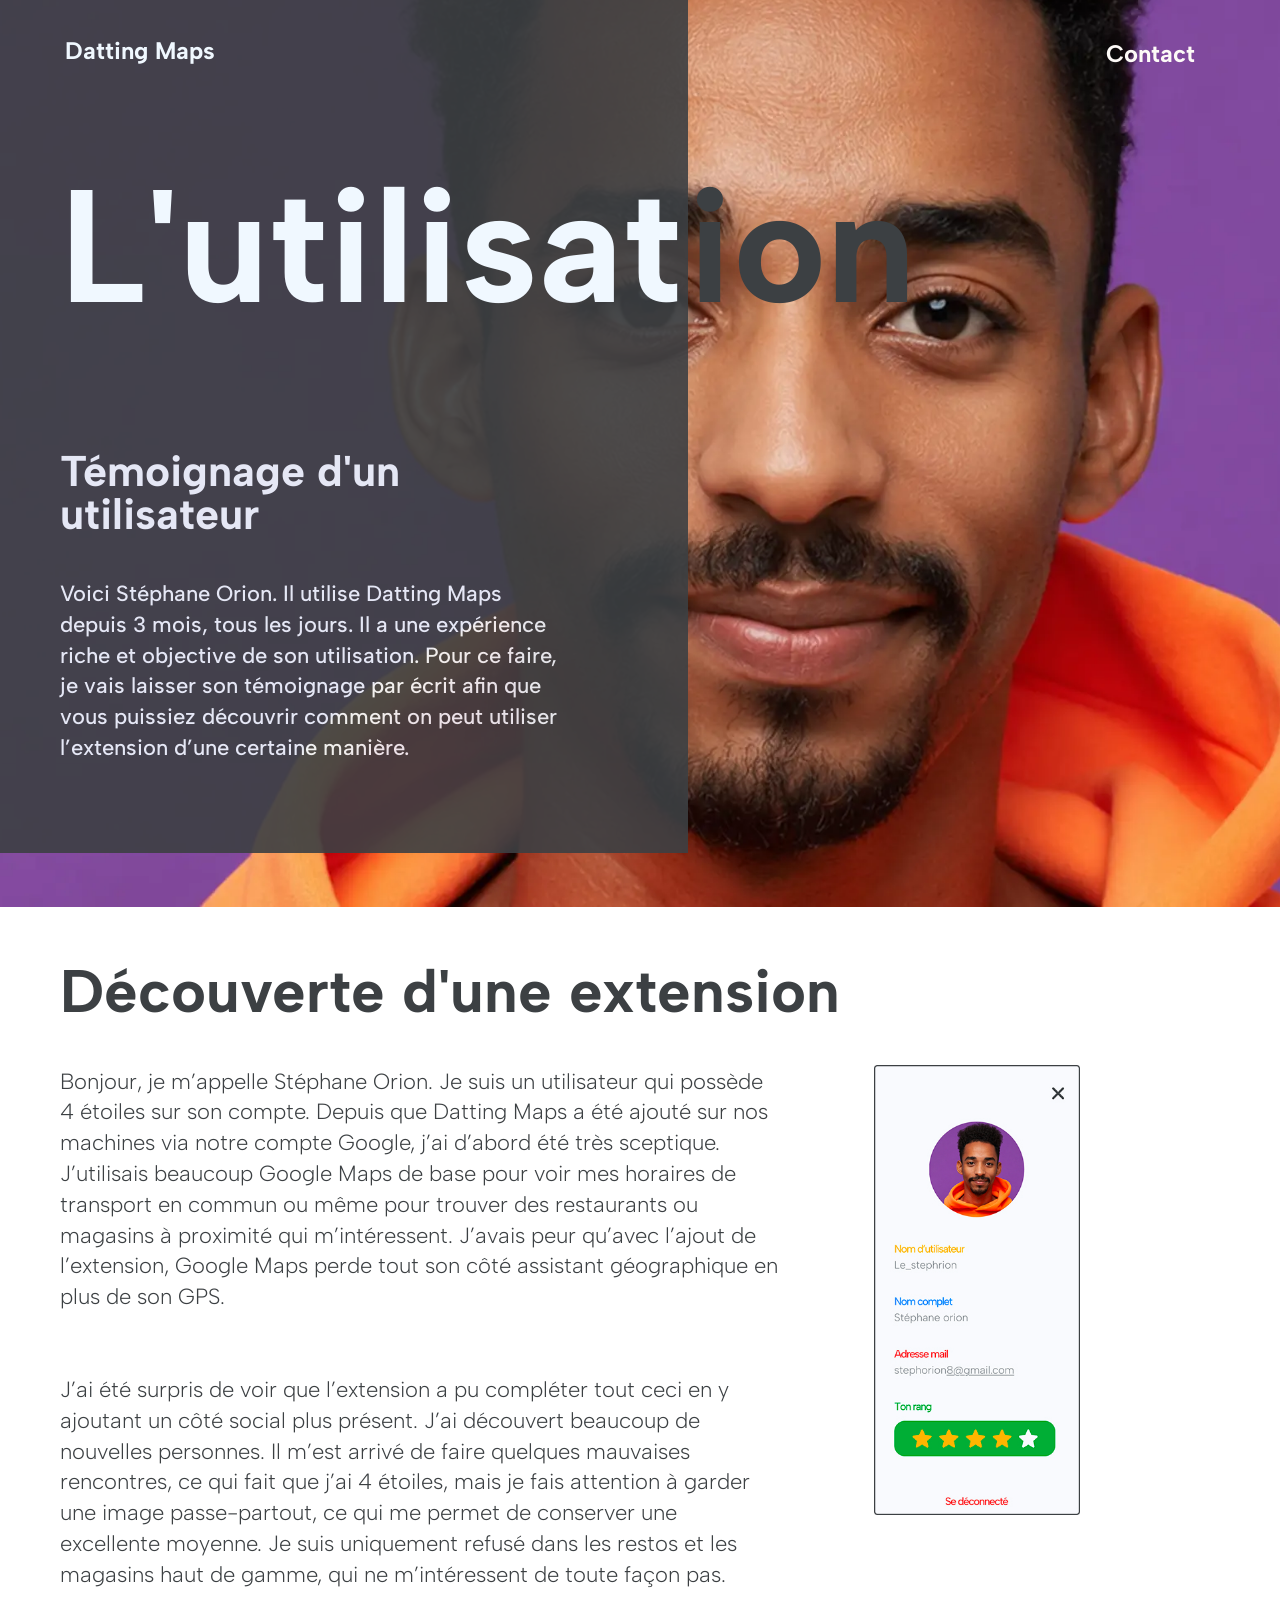
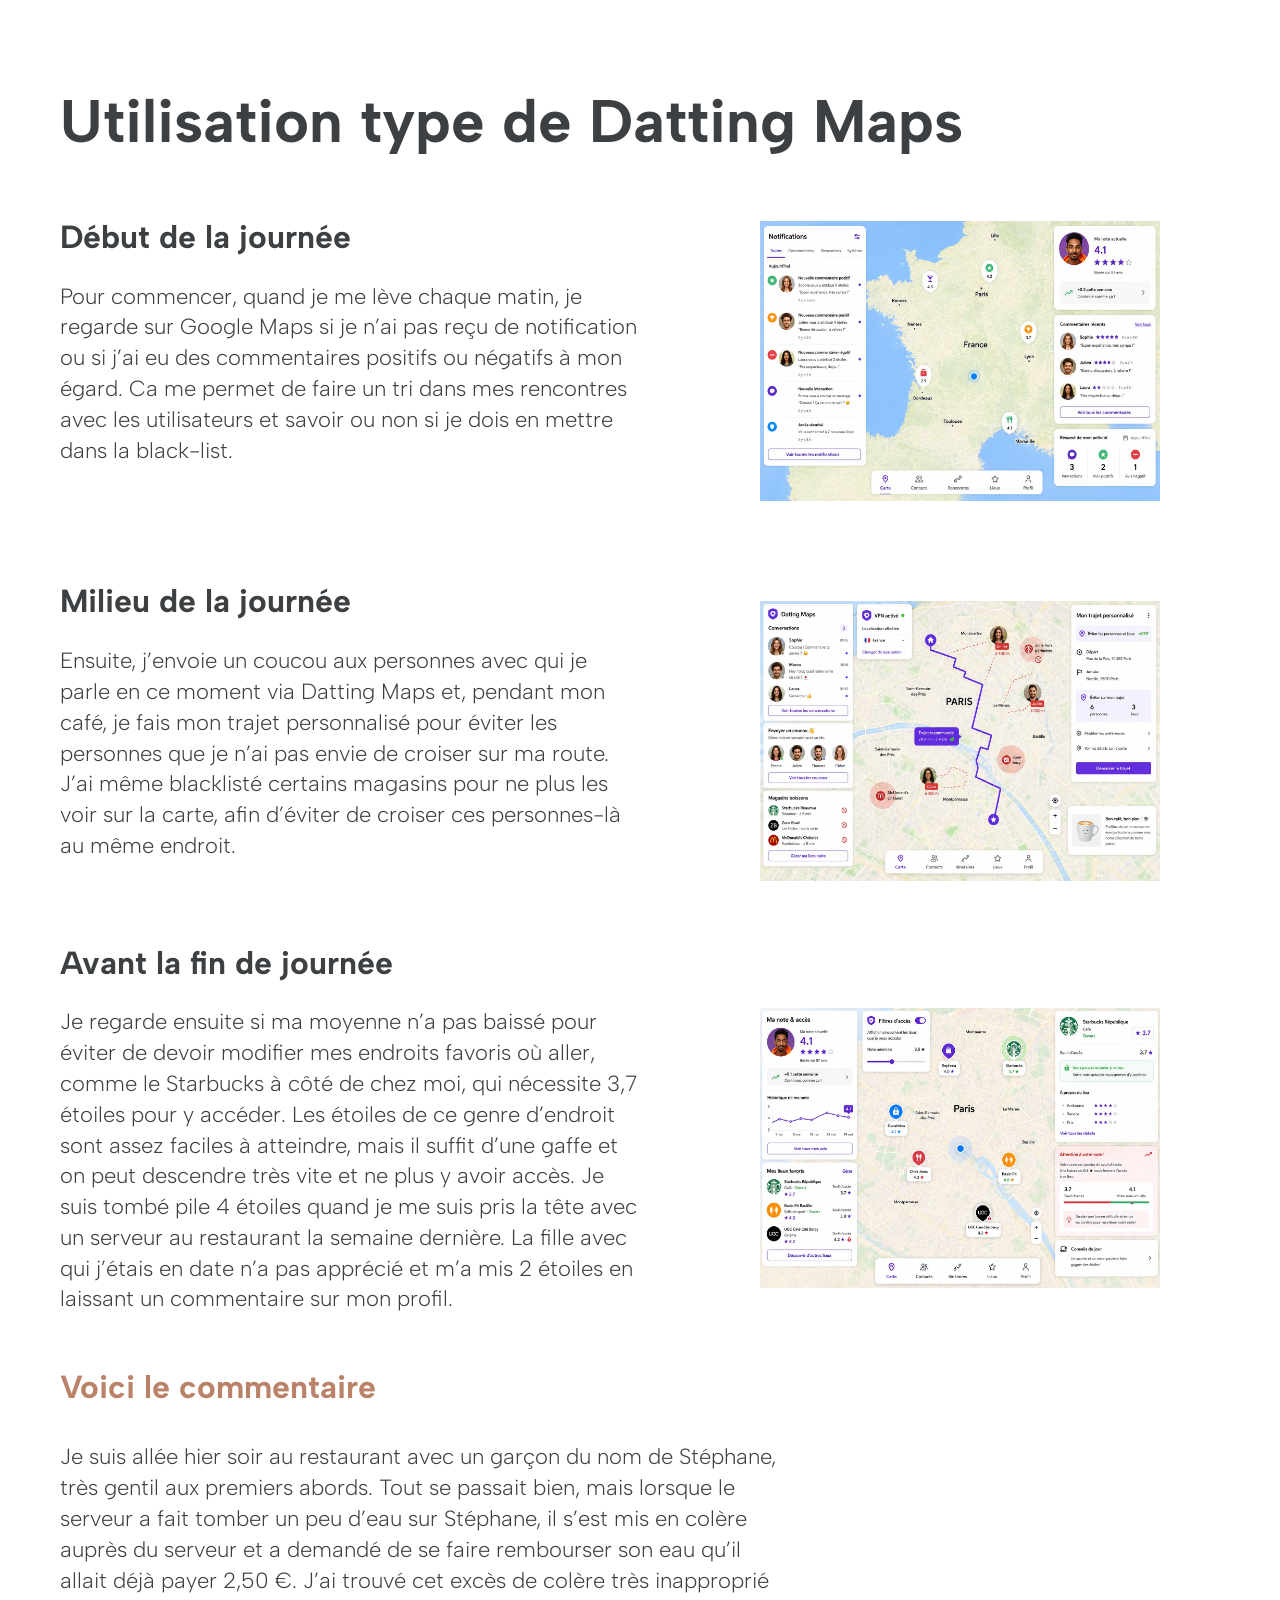
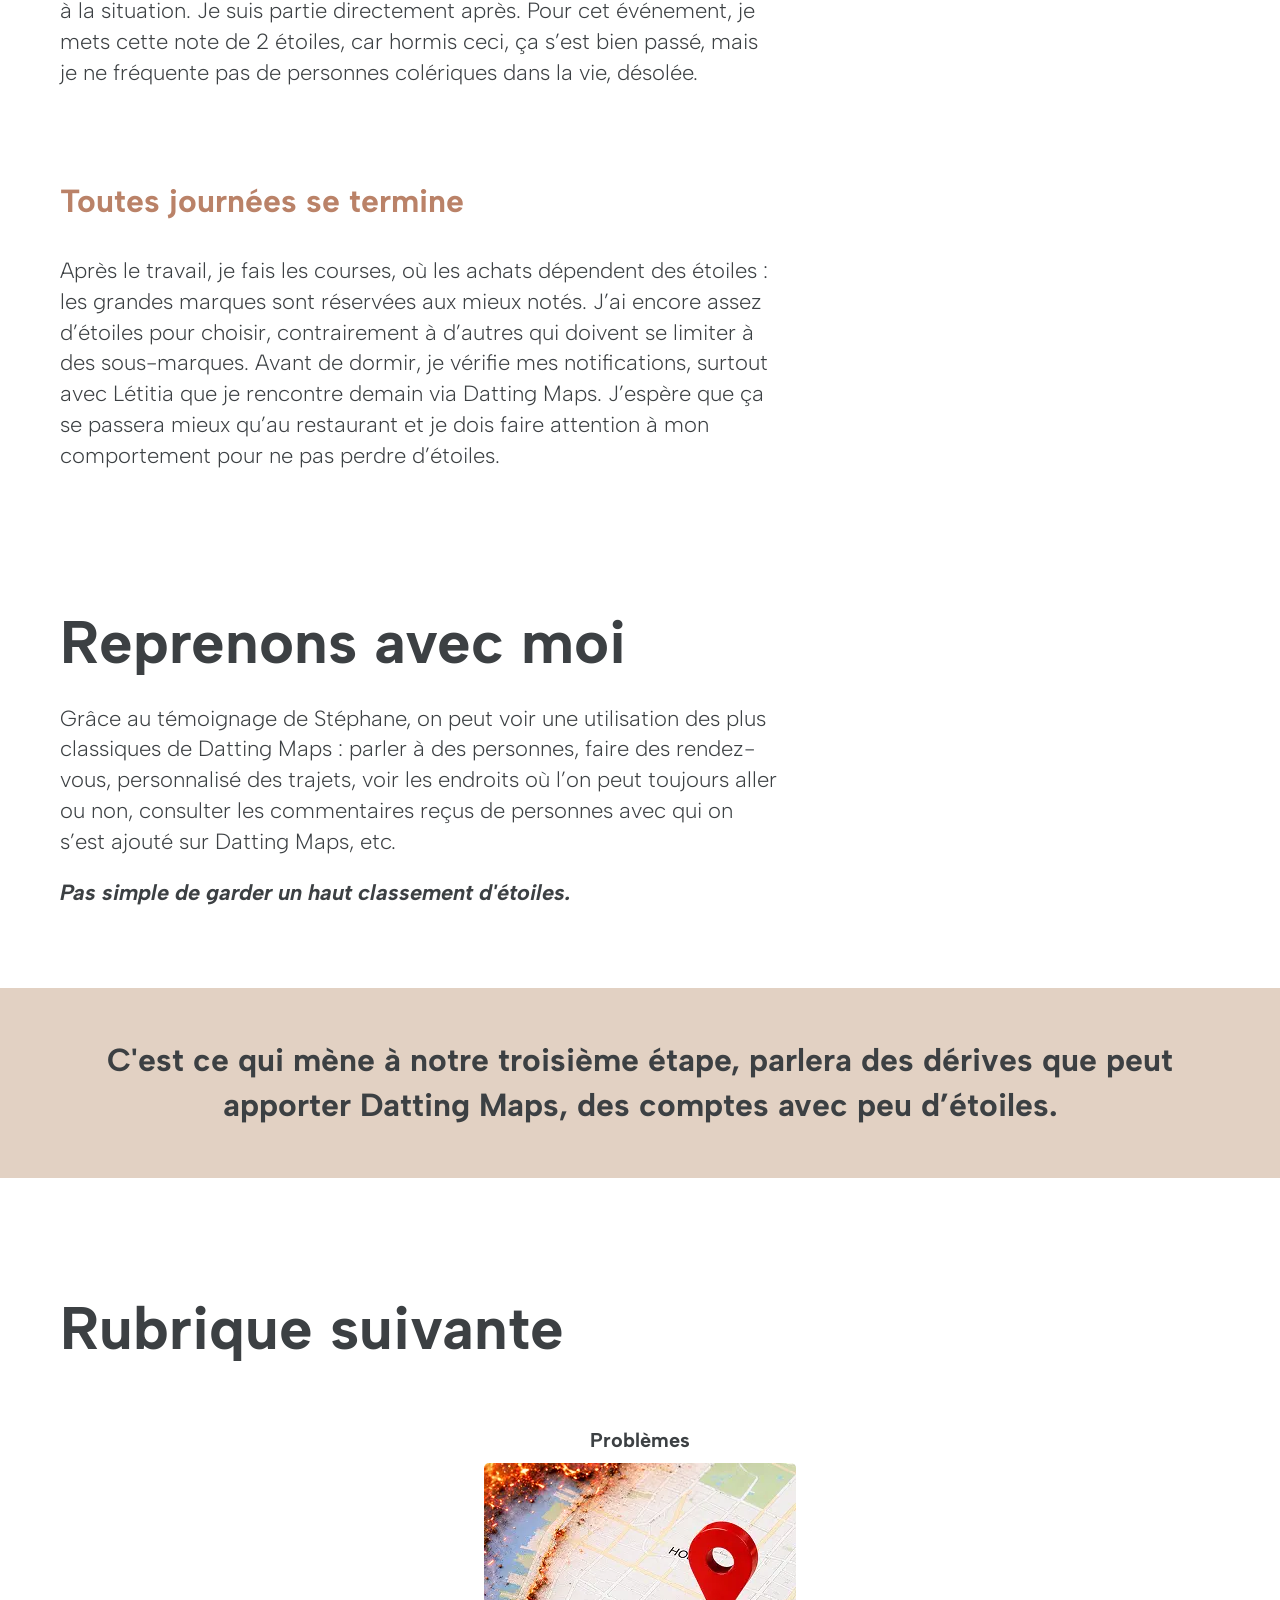
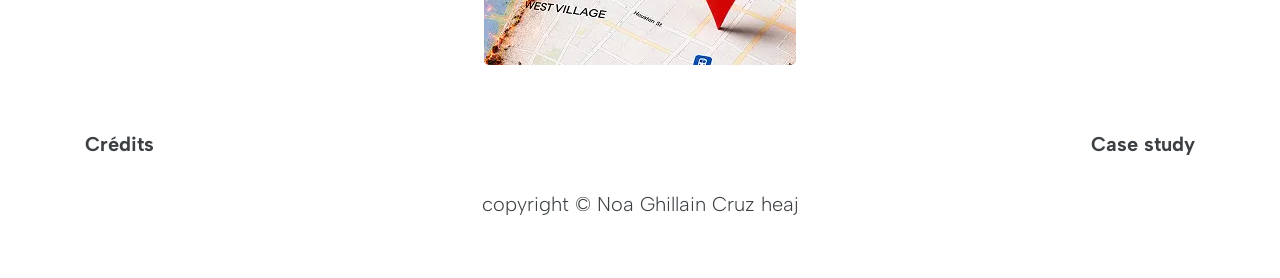
<file: utilisation.html>
<!DOCTYPE html>
<html lang="fr">
<head>
    <meta charset="UTF-8">
    <meta name="viewport" content="width=device-width, initial-scale=1.0">
    <title>TFA-2026-HEAJ-Ghillain-Cruz-Noa</title>

    <link rel="stylesheet" href="assets/style.css">
    <script src="assets/app.js" defer></script>
    <link rel="preconnect" href="https://fonts.googleapis.com">
    <link rel="preconnect" href="https://fonts.gstatic.com" crossorigin>
    <link href="https://fonts.googleapis.com/css2?family=Albert+Sans:ital,wght@0,100..900;1,100..900&display=swap" rel="stylesheet">

    <!-- Open Graph data -->
    <meta property="og:site_name" content="Datting Maps">
    <meta property="og:title" content="Noa-ghillain-cruz - Datting Maps - haute école Albert Jaquard">
    <meta property="og:description" content="Ce projet constitue mon TFA 2026 sous le theme du design fiction expliquant dans un futur proche, si une certaine extension de google Maps nommé Datting Maps est une bonne idée ou non d'avoir été crée.">
    <meta property="og:type" content="website">
    <meta property="og:url" content="http://www.noaghi.be/projets/TFA_26/tfa/">
    <meta property="og:image" content="http://www.noaghi.be/projets/TFA_26/tfa/assets/images/header_case_study.jpg">
    <meta property="og:image:width" content="1800">
    <meta property="og:image:height" content="945"> 
   
    <!-- utilisation de l'ia pour javascript et pour logo ( + de détails en page crédits. ) -->
</head>
<body class="rubrique">
    <header>
        <div class="header">
            <nav class="header__link">
                <ul>
                    <li><a href="accueil.html" class="header__linkMenu">Datting Maps</a></li>
                    <li><a class="header__linkContact hlc"
                        href="mailto:noaghillain8@gmail.com?subject=Demande%20de%20renseignement&body=Bonjour%2C%0A%0AJe%20souhaite%20obtenir%20plus%20d%27informations.%0A%0ACordialement">
                        Contact
                     </a></li>
                </ul>
            </nav>
            <h1 class="header__title">L'utilisat <span class="black">ion</span></h1>
            <div class="header__color hc2">
                <div class="header__h2">
                    <p class="header__sousTitle">Témoignage d'un utilisateur</p>
                </div>
                <p class="header__txt">Voici Stéphane Orion. Il utilise Datting Maps depuis 3 mois, tous les jours. Il a une expérience riche et objective de son utilisation. Pour ce faire, je vais laisser son témoignage par écrit afin que vous puissiez découvrir comment on peut utiliser l’extension d’une certaine manière.</p>
            </div>
        </div>
        <img class="header__img" src="assets/images/image_utilisation_pc.webp" alt="l'image de l'ecran d'accueil transformer en header">
    </header>
    <main>
        <section>
            <h2 class="sousTitle1">Découverte d'une extension</h2>
            
            <p class="txt">Bonjour, je m’appelle Stéphane Orion. Je suis un utilisateur qui possède 4 étoiles sur son compte. Depuis que Datting Maps a été ajouté sur nos machines via notre compte Google, j’ai d’abord été très sceptique. J’utilisais beaucoup Google Maps de base pour voir mes horaires de transport en commun ou même pour trouver des restaurants ou magasins à proximité qui m’intéressent. J’avais peur qu’avec l’ajout de l’extension, Google Maps perde tout son côté assistant géographique en plus de son GPS.</p>

            <p class="txt">J’ai été surpris de voir que l’extension a pu compléter tout ceci en y ajoutant un côté social plus présent. J’ai découvert beaucoup de nouvelles personnes. Il m’est arrivé de faire quelques mauvaises rencontres, ce qui fait que j’ai 4 étoiles, mais je fais attention à garder une image passe-partout, ce qui me permet de conserver une excellente moyenne. Je suis uniquement refusé dans les restos et les magasins haut de gamme, qui ne m’intéressent de toute façon pas.</p>

            <img class="s12img" src="assets/images/image_sectionun_utilisation.jpg" alt="l'image d'accompagnement du texte qui la précède">
        </section>

        
        <h2 class="sousTitle">Utilisation type de Datting Maps</h2>
        <div class="imgtxt">
            <div class="imgttxt__txt">
                <h3 class="sousSousTitle sst">Début de la journée</h3>   
                <p class="txt txtImg">Pour commencer, quand je me lève chaque matin, je regarde sur Google Maps si je n’ai pas reçu de notification ou si j’ai eu des commentaires positifs ou négatifs à mon égard. Ca me permet de faire un tri dans mes rencontres avec les utilisateurs et savoir ou non si je dois en mettre dans la black-list.</p>
            </div>
            <img class="s31img" src="assets/images/utiliDebut.webp" alt="image du design de l'extension en rapport au texte qui l'accompagne">
        </div>

        <div class="imgtxt">
            <div class="imgttxt__txt it2">
                <h3 class="sousSousTitle sst">Milieu de la journée</h3>
                <p class="txt txtImg">Ensuite, j’envoie un coucou aux personnes avec qui je parle en ce moment via Datting Maps et, pendant mon café, je fais mon trajet personnalisé pour éviter les personnes que je n’ai pas envie de croiser sur ma route. J’ai même blacklisté certains magasins pour ne plus les voir sur la carte, afin d’éviter de croiser ces personnes-là au même endroit.</p>
            </div>
            <img class="s31img" src="assets/images/utiliMilieu.webp" alt="image du design de l'extension en rapport au texte qui l'accompagne">
        </div>

        <div class="imgtxt">
            <div class="imgttxt__txt it2">
                <h3 class="sousSousTitle sst">Avant la fin de journée</h3>
                <p class="txt txtImg">Je regarde ensuite si ma moyenne n’a pas baissé pour éviter de devoir modifier mes endroits favoris où aller, comme le Starbucks à côté de chez moi, qui nécessite 3,7 étoiles pour y accéder. Les étoiles de ce genre d’endroit sont assez faciles à atteindre, mais il suffit d’une gaffe et on peut descendre très vite et ne plus y avoir accès. Je suis tombé pile 4 étoiles quand je me suis pris la tête avec un serveur au restaurant la semaine dernière. La fille avec qui j’étais en date n’a pas apprécié et m’a mis 2 étoiles en laissant un commentaire sur mon profil.</p>
            </div>
            <img class="s31img" src="assets/images/image_aprem.webp" alt="image du design de l'extension en rapport au texte qui l'accompagne">
        </div>

        <section>
            <h2 class="GTxt fade">Voici le commentaire</h2>

            <p class="txt">Je suis allée hier soir au restaurant avec un garçon du nom de Stéphane, très gentil aux premiers abords. Tout se passait bien, mais lorsque le serveur a fait tomber un peu d’eau sur Stéphane, il s’est mis en colère auprès du serveur et a demandé de se faire rembourser son eau qu’il allait déjà payer 2,50 €. J’ai trouvé cet excès de colère très inapproprié à la situation. Je suis partie directement après. Pour cet événement, je mets cette note de 2 étoiles, car hormis ceci, ça s’est bien passé, mais je ne fréquente pas de personnes colériques dans la vie, désolée.</p>
        
            
            <h3 class="GTxt fade">Toutes journées se termine</h3>
            <p class="txt">Après le travail, je fais les courses, où les achats dépendent des étoiles : les grandes marques sont réservées aux mieux notés. J’ai encore assez d’étoiles pour choisir, contrairement à d’autres qui doivent se limiter à des sous-marques. Avant de dormir, je vérifie mes notifications, surtout avec Létitia que je rencontre demain via Datting Maps. J’espère que ça se passera mieux qu’au restaurant et je dois faire attention à mon comportement pour ne pas perdre d’étoiles.</p>
            
        
            <h2 class="sousTitle">Reprenons avec moi</h2>

            <p class="txt">Grâce au témoignage de Stéphane, on peut voir une utilisation des plus classiques de Datting Maps : parler à des personnes, faire des rendez-vous, personnalisé des trajets, voir les endroits où l’on peut toujours aller ou non, consulter les commentaires reçus de personnes avec qui on s’est ajouté sur Datting Maps, etc.</p>

            <p class="txt ttx"><b><i>Pas simple de garder un haut classement d'étoiles.</i></b></p>

            <div class="divContenu fade">
                <p class="divContenu__txt"> C'est ce qui mène à notre troisième étape, parlera des dérives que peut apporter Datting Maps, des comptes avec peu d’étoiles.</p>
            </div>

            <h2 class="sousTitle s2">Rubrique suivante</h2>
        </section>
        <p class="illustration__txt">Problèmes</p>
        <div class="transition">
            <p class="transition__message">
                En route vers l'étape 3
            </p>
        </div>
        <div class="illustration fade">
            <a class="visuel__link" href="problème.html">
                <img class="illustration__img" src="assets/images/image_footer_prob.webp" alt="image de l'header de l'article suivant pour signaler de passer au suivant">
            </a>
        </div>
       
        
    </main>
    <footer>
        <ul class="footer">
            <li><a href="credit.html" class="footer__link credits">Crédits</a></li>
            <li><a href="case.html" class="footer__link2">Case study</a></li>
        </ul>
        <p class="copyright">copyright © Noa Ghillain Cruz heaj</p>
    </footer>
</body>
</html>
</file>
<file: assets/style.css>
body{
    font-family: 'albert sans';
    font-size: 16px;
    margin: 0;
    padding: 0;
    line-height: 140%;
    font-weight: 300;
    color: #3C4043;
    overflow-x: hidden;
}

.bodycase{
    background-color: #FDFAF7;
}

@media screen and (min-width: 300px) {

    .accueilTitle{
        font-size: 50px;
        font-weight: bold;
        text-align: center;
        color: #73787C;
        margin-bottom: 80px;
        opacity: 0;
    }
    
    .v1{
        opacity: 0;
    }
    
    .v2{
        opacity: 0;
    }
    
    .v3{
        opacity: 0;
    }
    
    .v4{
        opacity: 0;
    }

    .header__h2{
        opacity: 0;
    }

    .header__img{
        opacity: 0;
    }

    .header__title{
        opacity: 0;
    }

    .header__link{
        opacity: 0;
    }

    .header__txt{
        opacity: 0;
    }

    .actif{
        opacity: 100%;
        transition-duration: 0.3s;
    }

    .visible{
        opacity: 100%;
        transition-duration: 0.3s;
    }

}

.gtxtt{
    margin-top: 40px;
}


.transition{
    position: fixed;
    top: 0;
    left: -100%;
    width: 100%;
    height: 100%;
    background: #3C4043;
    display: flex;
    justify-content: center;
    align-items: center;
    z-index: 100;
    transition: left .8s ease;
}

.transition.active{
    left: 0;
}

.transition.leave{
    left: -100%;
}

.transition__message{
    color: #FDFAF7;
    font-size: 20px;
    font-weight: bold;
    opacity: 0;
    transition: opacity .3s;
}

.transition.active .transition__message{
    opacity: 1;
}

.fade {
    opacity: 0;
    transform: translateY(30px);
    transition: 1s;
}
  
.fade.visible {
    opacity: 1;
    transform: translateY(0);
}

.creditlink{
    text-decoration: none;
    color: #3C4043;
    font-weight: bold;
    grid-column: 1/2;
    margin-left: 25px;
}

.ttx{
    font-weight: 500;
    margin-top: -20px;
}

.indexTitle{
    text-align: center;
    font-size: 32px;
    font-family: 'albert sans';
    line-height: 100%;
    margin-left: 25px;
    margin-right: 25px;
    margin-top: 50px;
}

.button{
    text-align: center;
    background-color: #3C4043;
    color: #FDFAF7;
    border: #3C4043 4px solid;
    padding: 30px;
    font-size: 20px;
    border-radius: 20px;
    text-decoration: none;
    margin-top: 50px;
    margin-bottom: 280px;
    transition-duration: 0.3s;
}

.button:hover{
    color: #3C4043;
    background-color: #FDFAF7;
    border: #3C4043 4px solid;
    transition-duration: 0.3s;
}

.display__button{
    display: flex;
    justify-content: center;
}

/* ACCUEIL */

.linkContact{
    font-size: 30px;
    font-weight: 200;
    text-decoration: none;
    color: black;
    text-align: right;
}

.linkContact__txt{
    padding-top: 20px;
    padding-right: 40px;
}

.visuel{
    text-align: center;
    margin-bottom: 50px;
}

.visuel__img{
    border-radius: 52px;
    
}

.visuel__title{
    text-align: center;
    
}

.visuel__txt{
    text-align: center;
    margin-left: 50px;
    margin-right: 50px;
    margin-bottom: 50px;
}

.visuel__contenu{
    position: absolute;
    bottom: 4px;
    left: 0px;
    top: -160px;
    border-radius: 50px;
    border: #3C4043 4px solid;
    background-color: #73787C;
    
}

.visuel__link{
    text-decoration: none;
    color: white;
    position: relative;
}


/* FOOTER */

.footer{
    display: flex;
    justify-content: center;
    position: relative;
    margin-top: 60px;
    list-style: none;
}

.footer__link{
    position: absolute;
    font-weight: bold;
    left: 25px;
    cursor: pointer;
    text-decoration: none;
    color: #3C4043;
    font-size: 20px;
}

.footer__link:hover{
    color: #BA8268;
    transition-duration: 0.3s;
 }

.footer__link2{
    position: absolute;
    font-weight: bold;
    right: 25px;
    cursor: pointer;
    text-decoration: none;
    color: #3C4043;
    font-size: 20px;
}

.footer__link2:hover{
    color: #BA8268;
    transition-duration: 0.3s;
 }

.casestudy{
   margin-left: 180px;

}

.copyright{
    text-align: center;
    margin-top: 60px;
    margin-bottom: 60px;
}

small{
    text-align: center;
}

.suivant__txt{
    margin-left: 25px;
}

.illustration{
    display: flex;
    justify-content: center;
}

.illustration__txt{
    text-align: center;
    font-weight: bold;
    font-size: 20px;
    margin-bottom: 10px;
}

.illustration__img{
    transition-duration: 0.3s;
}

.illustration__img:hover{
    transform: scale(1.1);
    transition-duration: 0.3s;
}


/* HEADER */

.header{
    position: relative;
    margin-bottom: 500px;
}

.header__img{
    position: absolute;
    z-index: -10;
    top: -20px;
    height: 540px;
    width: 100%;
    object-fit: cover;
}

.linkcase{
    color: #3C4043;
    font-size: 20px;
    text-decoration: none;
}

.header__color{
    background-color: #3C4043;
    position: absolute;
    height: 520px;
    top: -20px;
    width: 253px;
    z-index: -9;
    opacity: 90%;
    
}

.header__title{
    color: aliceblue;
    margin-top: 50px;
    font-size: 59px;
    font-weight: bold;
    margin-left: 25px;
}

.black{
    margin-left: -14px;
    color: #3C4043;
}

.black2{
    margin-left: 0px;
}

.header__h2{
    display: flex;
    margin-top: 190px;
    width: 200px;
    margin-left: 25px;
    font-weight: bold;
    font-size: 18px;
}

.header__number{
    color: aliceblue;
    margin-right: 10px;
}

.header__sousTitle{
    color: aliceblue;
}

.header__txt{
    color: aliceblue;
    width: 200px;
    margin-left: 25px;
    margin-top: -10px;
    font-size: 15px;
}

.header__link{
    margin-top: 20px;
    font-weight: bold;
    display: flex;
    align-items: center;
}

.header__linkContact{
    position: absolute;
    color: #000000;
    font-size: 24px;
    right: 25px;
    text-decoration: none;
    list-style: none;
    margin-top: -25px;
    transition-duration: 0.3s;
}

.hlc{
    position: absolute;
    color: #FDFAF7;
    font-size: 24px;
    right: 25px;
    text-decoration: none;
    list-style: none;
    margin-top: -25px;
    transition-duration: 0.3s;
}

.header__linkContact:hover{
   color: #BA8268;
   transition-duration: 0.3s;
}

li{
    list-style: none;
}

.cli{
    margin-top: 0px;
    color: #3C4043;
}

.header__linkMenu{
    color: aliceblue;
    font-size: 24px;
    text-decoration: none;
    list-style: none;
    margin-left: -10px;
}

.header__linkMenu:hover{
    color: #BA8268;
    transition-duration: 0.3s;
 }

.header__linkMenuc{
    color: #3C4043;
    font-size: 24px;
    text-decoration: none;
    list-style: none;
    margin-left: -10px;

}

.header__linkMenuc:hover{
    color: #BA8268;
    transition-duration: 0.3s;
 }

/* MAIN */

.titlecase{
    padding-top: 200px;
}

.sst{
    margin-top: 50px;
}

.sousTitle{
    margin-right: 25px;
    margin-left: 25px;
    font-size: 30px;
    line-height: 100%;
    margin-top: 60px;
    margin-bottom: 30px;
}

.sousTitle1{
    margin-left: 25px;
    margin-top: -50px;
}

.sousSousTitle{
    margin-left: 25px;
    padding-top: 0px;
    margin-right: 25px;
}

.sousSousTitle1{
    margin-top: 50px;
}

.txt{
    margin-left: 25px;
    margin-right: 25px;
}

.divContenu{
    padding: 10px 0px 10px 0px;
    background-color: #e2d1c3;
    margin-bottom: 40px;
    margin-top: 40px;
}

.divContenu__txt{
    font-weight: bold;
    line-height: 140%;
    font-size: 20px;
    text-align: center;
    margin: 0px 25px 0px 25px;
}


/* IMG */

.s11Img{
    width: 100%;
}

.s31img{
    width: 100%;
}

.s12img{
    height: 400px;
    display: block;
    margin: 0 auto;
}

.s23{
    width: 100%;
}

.GTxt{
    margin-left: 25px;
    font-weight: bold;
    font-size: 20px;
    color: #BA8268;
    margin-top: 40px;
}

.illustration__img{
    border-radius: 5px;
}

.img_particule{
    width: 100%;
    height: auto;
    margin-bottom: 20px;
}

.fullscreen{
    width: 100%;
    height: auto;
    position: absolute;
    top: 0px;
    z-index: -8;
}

.img_design{
    width: 100%;
    height: auto;
    border: #3C4043 1px solid;
}

.lastimg{
    margin-bottom: 10px;
}

/* COMMENTAIRE */

.témoignage__pp{
    height: 52px;
    width: 52px;
    margin-left: 25px;
    margin-right: 10px;
}

.témoignage__profil{
    display: flex;
    align-items: center;
}

.témoignage__txt{
    margin-left: 25px;
    margin-right: 25px;
    margin-top: 0px;
}

.témoignage__star{
    display: flex;
}

.témoignage__numberStar{
    height: auto;
    width: 25px;
    margin-left: 25px;
    margin-right: -20px;
    margin-bottom: 50px;
}

.lastST{
    margin-top: 30px;
}

@media screen and (min-width: 500px) {

    .titlecase{
        margin-top: 200px;
    }

}


@media screen and (min-width: 700px) {


    body{
        font-size: 18px;
    }


    .creditlink{
        text-decoration: none;
        color: #3C4043;
        font-weight: bold;
        grid-column: 1/-1;
        margin-left: 60px;
        margin-top: -30px;
    }

    .titlecase{
        margin-top: 300px;
    }

    .header__linkMenuc{
        color: #3C4043;
        font-size: 24px;
        text-decoration: none;
        list-style: none;
        margin-left: 25px;
    
    }

    .img_design{
        height: auto;
        width: 650px;
    }

    .indexTitle{
        text-align: center;
        font-size: 43px;
        font-family: 'albert sans';
        line-height: 100%;
        margin-left: 50px;
        margin-right: 50px;
        margin-top: 50px;
    }
    
    .button{
        text-align: center;
        background-color: #3C4043;
        color: #FDFAF7;
        border: #3C4043 4px solid;
        padding: 60px;
        font-size: 43px;
        border-radius: 40px;
        text-decoration: none;
        margin-top: 150px;
        margin-bottom: 480px;
        transition-duration: 0.3s;
    }
    
    .button:hover{
        color: #3C4043;
        background-color: #FDFAF7;
        border: #3C4043 4px solid;
        transition-duration: 0.3s;
    }
    
    .display__button{
        display: flex;
        justify-content: center;
    }

    .header__color{
        width: 450px;
    }

    .header__title{
        font-size: 100px;
        margin-left: 60px;
        opacity: 0;
    }
    
    .header__h2{
        margin-top: 230px;
        width: 300px;
        margin-left: 60px;
        font-size: 24px;
        opacity: 0;
    }
    
    .header__txt{
       
        width: 300px;
        margin-left: 60px;
        margin-top: -10px;
        font-size: 15px;
        opacity: 0;
    }

    .header__link{
        opacity: 0;
    }

    .header__img{
        opacity: 0;
    }

    .display{
        display: flex;
        align-items: center;
        justify-content: space-between;
        margin-left: 45px;
        margin-right: 45px;
    }
    .footer__index{
        margin-left: 75px;
        margin-right: 75px;
        font-size: 20px;
    }

    .copyright{
        font-size: 20px;
    }

    .accueilTitle{
        font-size: 100px;
        margin-bottom: 100px;
    }

    .header__linkMenu{
        margin-left: 25px;
    }

    .header__linkContact{
        margin-right: 60px;
    }

    .txt{
        margin-left: 60px;
        margin-right: 60px;
    }

    .GTxt{
        margin-left: 60px;
    }

    .sousTitle{
        margin-left: 60px;
    }

    .sousTitle1{
        margin-left: 60px;
    }

    .s11Img{
        width: 600px;
        margin-left: 60px;
    }

    .s31img{
        width: 600px;
        margin-left: 60px;
    }

    .transition__message{
        font-size: 26px;
    }

    .sousSousTitle{
        margin-left: 60px;
    }

    .visible{
        opacity: 100%;
        transition-duration: 0.3s;
    }

    .divContenu__txt{
        margin-left: 60px;
        margin-right: 60px;
        font-size: 26px;
    }

    .s23{
        width: 600px;
        margin-left: 60px;
    }

    .témoignage{
        margin-top: 60px;
        margin-left: 40px;
        margin-right: 60px;
    }

    .témoignage__txt{
        max-width: 600px;
    }
    
    .footer__link{
        margin-left: 60px;
    }

    .footer__link2{
        margin-right: 60px;
    }

    .hc2{
        width: 457px;
    }

    .hc3{
        width: 457px;
    }

    .hc4{
        width: 452px;
    }

    .visuel__txt{
        margin-right: 20px;
        margin-left: 20px;
        margin-bottom: 10px;
    }
}

@media screen and (min-width: 900px) {

    .titlecase{
         margin-top: 400px;
     }

}

@media screen and (min-width: 1080px) {

    .display{
        margin-left: 200px;
        margin-right: 200px;
    }

    .accueilTitle{
        font-size: 150px;
        margin-bottom: 200px;
        z-index: 10;
        position: relative;
        opacity: 0%;
        margin-top: 60px;
    }

    .img_design{
        height: auto;
        width: 250px;
    }

    .visuel{
        opacity: 0%;
        margin-top: -15px;
    }

    .v1{
        margin-left: 0px;
    }

    .v4{
        margin-right: 0px;
    }

    .visible{
        opacity: 100%;
        transition-duration: 0.3s;
    }

    section{
        display: grid;
        grid-template-columns: repeat(9, 1fr) ;
        gap: 40px;
    }

    .header__color{
       height: 900%;
    }

    .header__img{
        height: 103%;
    }

    h1{
        grid-column: 1 / -1;
    }

    .header__sousTitle{
        margin-top: 100px;
    }

    .header__number{
        margin-top: 100px;
    }

    .header__txt{
        font-size: 24px;
        grid-column: 1/3;
    }

    .sousTitle1{
        grid-column: 1 / -1;
        font-size: 60px;
        margin-top: 220px;
        margin-left: 60px;
        margin-bottom: 0px;
    }

    .sousTitle{
        grid-column: 1 / -1;
        font-size: 60px;
        margin-left: 60px;
        margin-bottom: -30px;
        margin-top: 100px;
    }

    .s11Img{
        grid-column: 1/4;
        margin-left: 60px;
    }

   

    .imgl{
        margin-bottom: 150px;
    }

    .st{
        margin-top: -10px;
    }

    .txt{
        font-size: 22px;
        grid-column: 1/7;
        line-height: 140%;
        margin-left: 60px;
        margin-bottom: 0px;
    }

    .GTxt{
        font-size: 32px;
        margin-left: 60px;
        grid-column: 1/-1;
        margin-bottom: -30px;
        margin-top: 60px;
        margin-bottom: -20px;
        
    }

    .divContenu{
        grid-column: 1/-1;
    }

    .divContenu__txt{
        font-size: 32px;
        padding-top: 40px;
        padding-bottom: 40px;
        margin-left: 60px;
        margin-right: 60px;
    }

   .illustration__txt{
        margin-top: 100px;
   }

   .s2{
        margin-top: 40px;
   }

   .imgtxt{
        display: flex;
        flex-direction: row;
        align-items: center;
        justify-content: center;
   }

   .imgtxt__txt{
        display: flex;
        flex-direction: column;
   }

   

   .sousSousTitle{
        grid-column: 4/-1;
        margin-left: 60px;
        font-size: 32px;
        line-height: 140%;
        margin-bottom: 0px;
        margin-top: 60px;
    }

    .sousSousTitle1{
        grid-column: 1/-1;
        margin-bottom: -30px;
    
    }

    .txtImg{
        margin-right: 60px;
        max-width: 1180px;
    }

    .s31img{
        grid-column: 1/4;
        margin-right: 120px;
        max-width: 400px;
        height: 280px;
        margin-top: 100px;
        transition-duration: 0.5s;
    }

    .s31img:hover{
        transform: scale(1.65);
        transition-duration: 0.5s;
        display: block;
        right: 60px;
        position: relative;
        z-index: 14;
    }

    .si31{
        margin-top: 200px;
        margin-bottom: -100px;
    }

    .si32{
        margin-top: 180px;
    }

    .si33{
        margin-top: 220px;
    }

    .si34{
        margin-top: 150px;
    }

    .sst2{
        margin-top: 20px;
    }

    .header__color{
        background-color: #3C4043;
        position: absolute;
        height: 853px;
        top: -20px;
        width: 670px;
        z-index: -9;
        opacity: 90%;
    }

    .header__title{
        color: aliceblue;
        margin-top: 150px;
        font-size: 160px;
        font-weight: bold;
        margin-left: 60px;
        margin-right: 60px;
    }

    .black{
        margin-left: -40px;
        color: #3C4043;
    }

    .black2{
        margin-left: -0px;
    }

    .header__h2{
        display: flex;
        margin-top: 350px;
        width: 500px;
        margin-left: 60px;
        font-weight: bold;
        font-size: 43px;
        line-height: 100%;
    }

    .header__number{
        color: aliceblue;
        margin-right: 10px;
    }

    .header__sousTitle{
        color: aliceblue;
    }

    .header__txt{
        color: aliceblue;
        width: 500px;
        margin-left: 60px;
        margin-top: 0px;
        font-size: 22px;
        font-weight: 500;
        line-height: 140%;
    }

    .grand__display{
        display: flex;
        justify-content: space-around;
        margin-top: -180px;
    }

    .hc2{
        width: 688px;
    }

    .hc3{
        width: 685px;
    }

    .s12img{
        position: absolute;
        right: 200px;
        top: 1065px;
        height: 450px;
    }

    .txt2{
        margin-bottom: 20px;
    }

    .s23{
        height: 600px;
        width: auto;
        margin-top: 60px;
        margin-bottom: 60px;
        margin-left: 0px;
    }

    .balckmirror{
        height: 500px;
        width: auto;
    }

    .divs23{
        display: flex;
        justify-content: center;
    }

    .temoi__pc{
        display: flex;
        justify-content: space-around;
    }

    .témoignage{
        margin-top: 60px;
        margin-left: 60px;
        margin-right: 60px;
    }

    .témoignage__txt{
        max-width: 570px;
    }

    .titlecase{
        margin-top: 800px;
    }

    .divimgdesign{
        display: flex;
        justify-content: space-around;
        margin-left: 60px;
        margin-right: 60px;
    }

    .img_design{
        margin-top: 60px;
        transition-duration: 0.5s;
    }

    .img_design:hover{
        transform: scale(2.0);
        transition-duration: 0.5s;
        display: block;
        position: relative;
        z-index: 14;
    }

    .header__linkMenu{
        margin-left: 25px;
    }

    .header__linkContact{
        margin-right: 60px;
    }

    .visuel__img{
        height: 550px;
        border: #3C4043 4px solid;
        transition-duration: 0.3s;
        position: relative;
    }

    .visuel__img:hover{
        height: 600px;
        border: #3C4043 4px solid;
        transition-duration: 0.3s;
        position: relative;
        z-index: 11;
        opacity: 100%;
    }

    .visuel__contenu{
        z-index: 13;
        opacity: 0%;
        transition-duration: 0.3s;
     }
 
     .visuel:hover .visuel__contenu{
         opacity: 100%;
         transition-duration: 0.3s;
     }
  

    .visuel__txt{
        max-width: 260px;
    }

    .indexTitle{
        text-align: center;
        font-size: 80px;
        font-family: 'albert sans';
        line-height: 100%;
        margin-left: 60px;
        margin-right: 60px;
    }

    .button{
        text-align: center;
        background-color: #3C4043;
        color: #FDFAF7;
        border: #3C4043 4px solid;
        padding: 80px;
        font-size: 43px;
        border-radius: 50px;
        text-decoration: none;
        margin-top: 50px;
        margin-bottom: 0px;
        transition-duration: 0.3s;
        padding-bottom: 100px;
    }

    .button:hover{
        color: #3C4043;
        background-color: #FDFAF7;
        border: #3C4043 4px solid;
        transition-duration: 0.3s;
    }

    .display__button{
        display: flex;
        justify-content: center;
    }

    .grand__display{
        margin-bottom: -80px;
    }

    .displaybloc{
        display: flex;
        align-items: center;
        justify-content: center;
        position: fixed;
    }

    .transition__message{
        font-size: 43px;
    }

}
</file>
